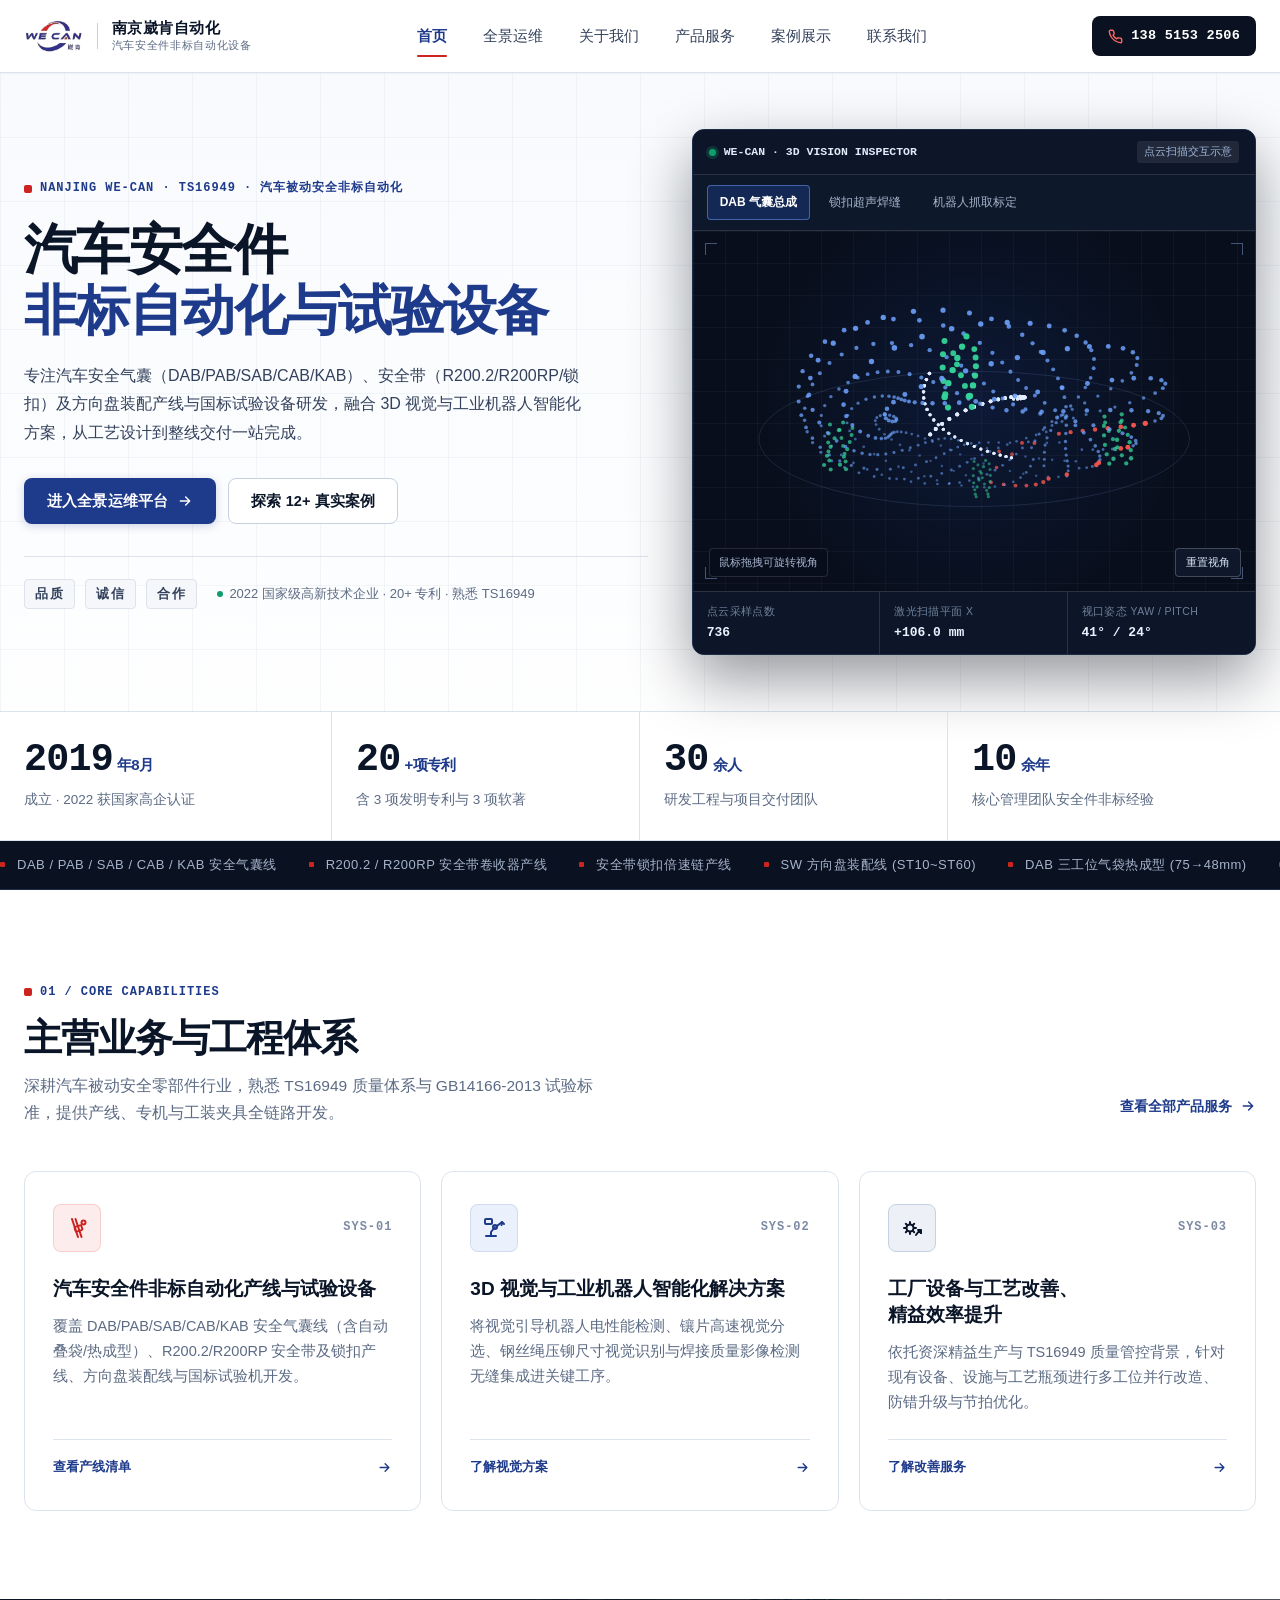
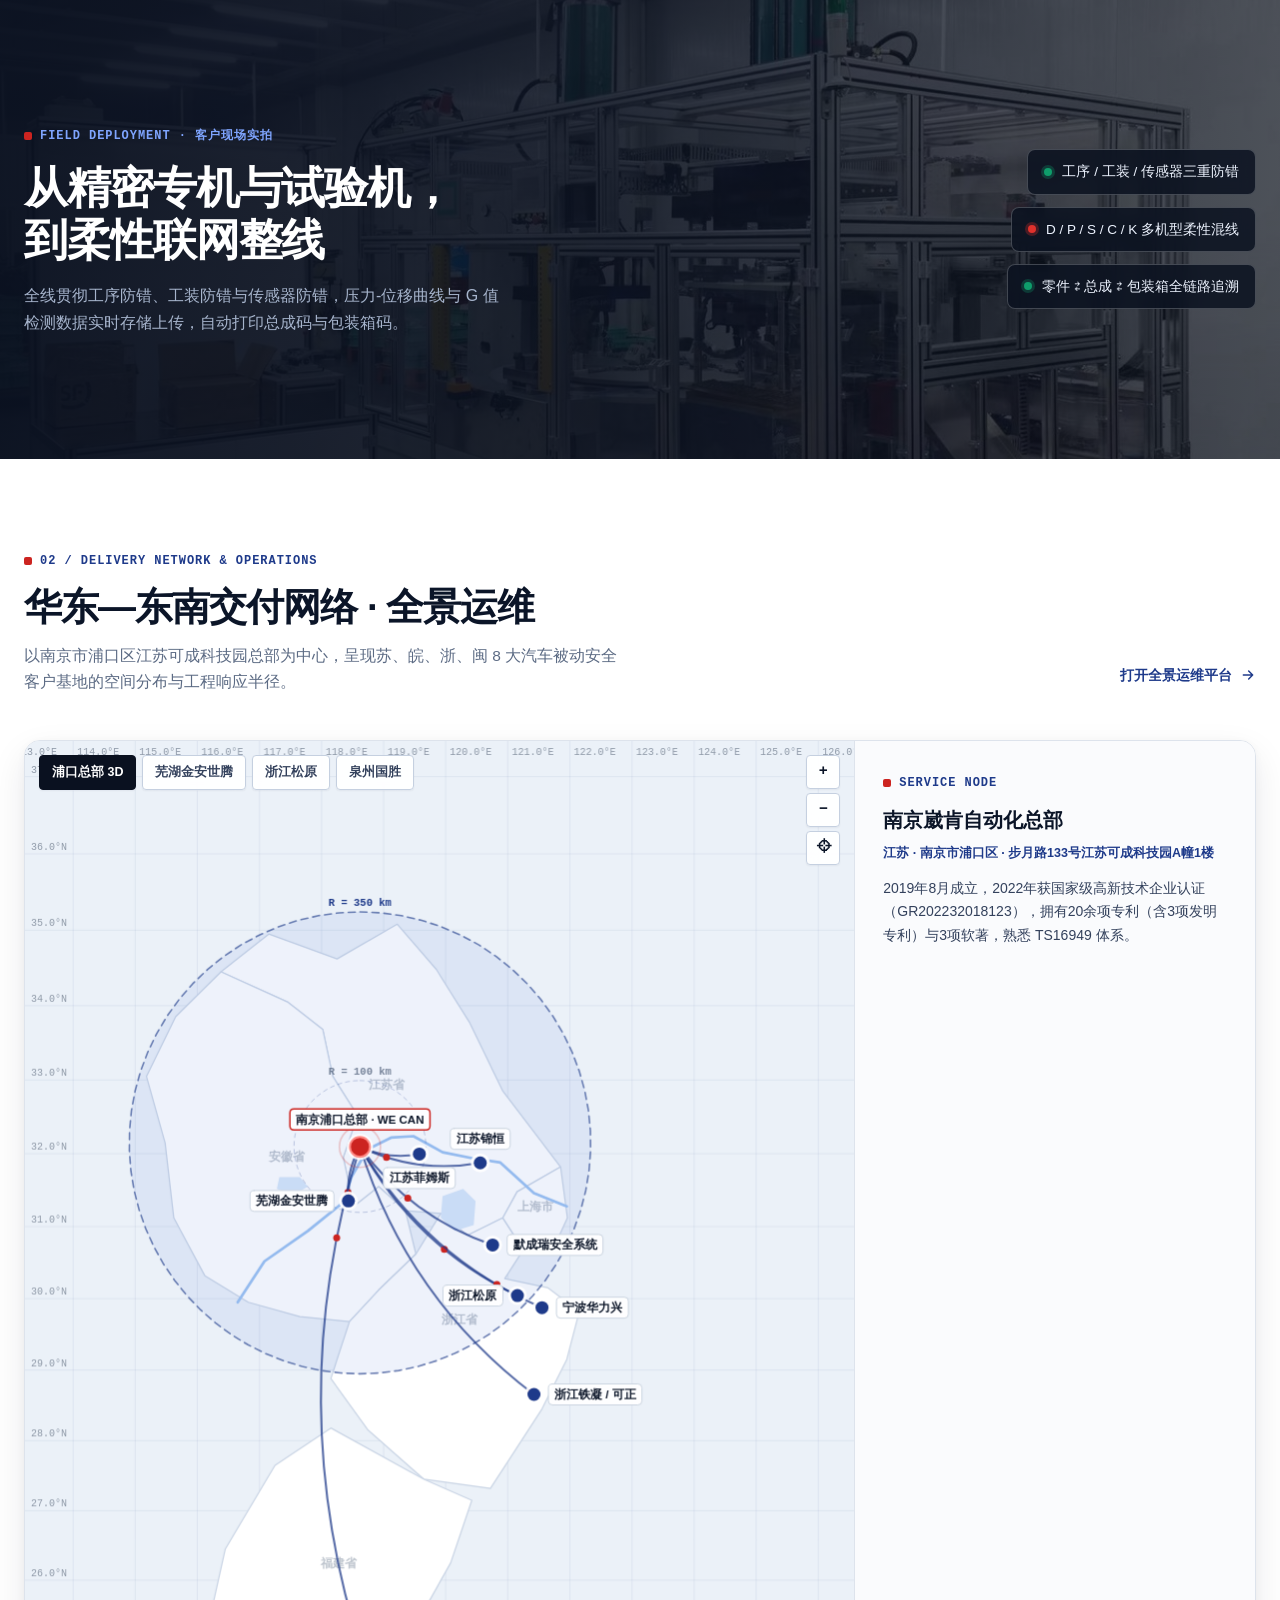
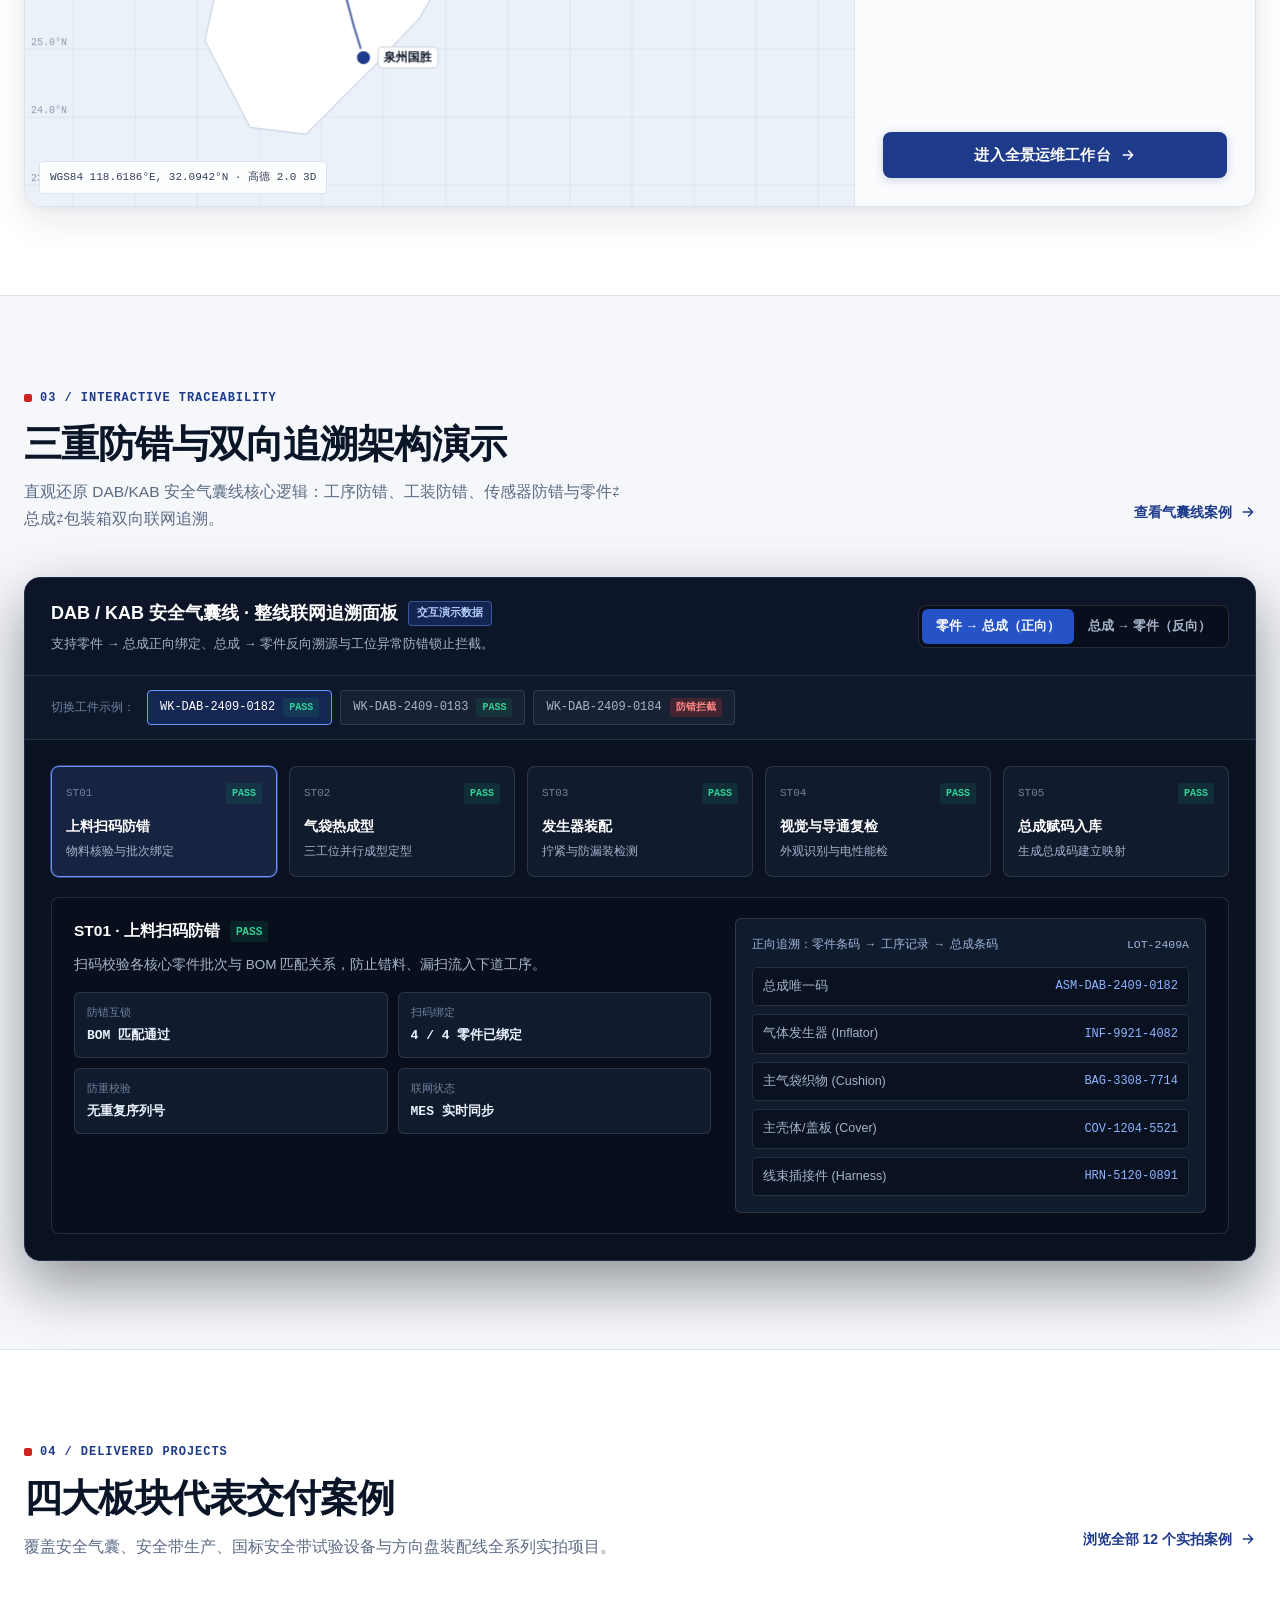
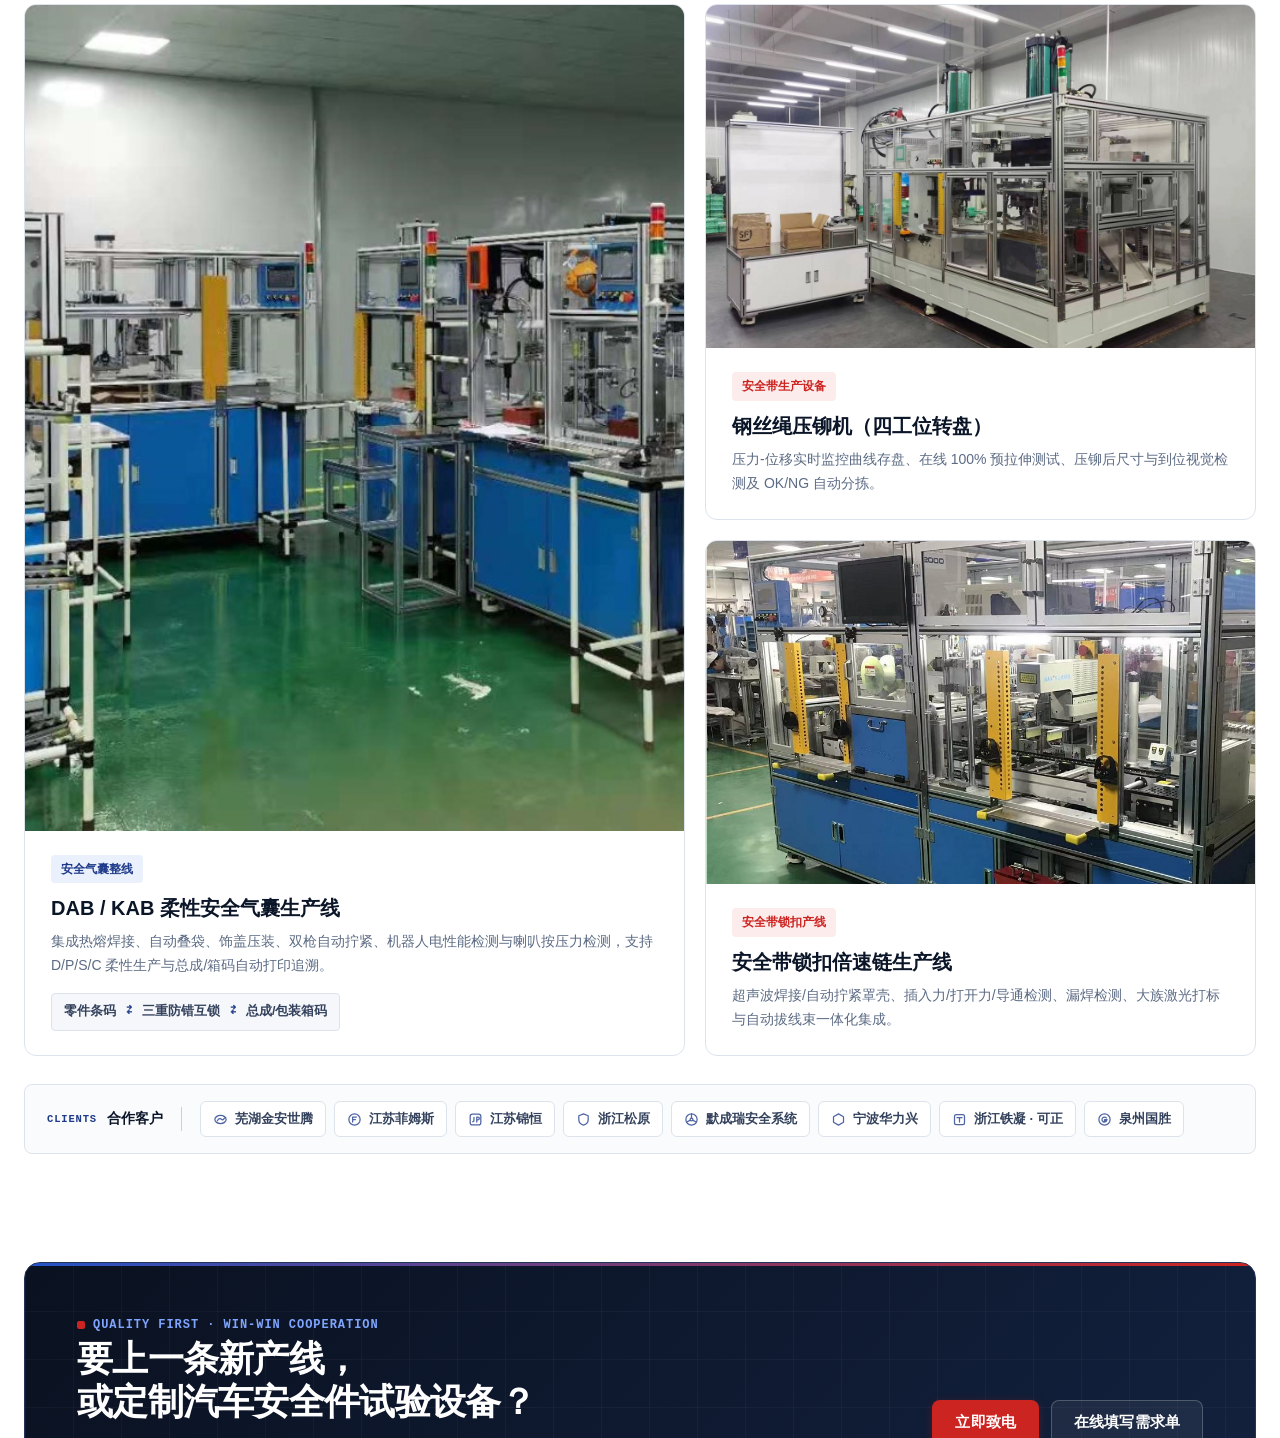
<file: index.html>
<!DOCTYPE html>
<html lang="zh-CN">
<head>
  <meta charset="utf-8">
  <meta name="viewport" content="width=device-width, initial-scale=1">
  <title>南京崴肯自动化设备科技有限公司 | 汽车安全件非标自动化与试验设备</title>
  <meta name="description" content="南京崴肯自动化设备科技有限公司（国家高新技术企业，GR202232018123）：安全气囊（DAB/PAB/SAB/CAB/KAB）、安全带（R200.2/R200RP/锁扣）、方向盘产线及试验设备、3D视觉与机器人智能化方案。">
  <link rel="icon" href="./img/logo.jpg">
  <link rel="stylesheet" href="./css/site.css?v=6.1">
  <script>
    window._AMapSecurityConfig = { securityJsCode: '35853aa25bf0930619ee64a5d9ffb839' };
  </script>
  <script src="https://webapi.amap.com/maps?v=2.0&key=ff6947f6415014ed887023e7873afc8f"></script>
</head>
<body>
  <header class="site-head" id="head">
    <div class="wrap">
      <a class="brand" href="./index.html" aria-label="南京崴肯自动化设备科技有限公司 首页">
        <span class="brand-mark"><img src="./img/logo-clean.png" alt="WE CAN 崴肯"></span>
        <span class="brand-sep" aria-hidden="true"></span>
        <span class="brand-text">
          <strong>南京崴肯自动化</strong>
          <small>汽车安全件非标自动化设备</small>
        </span>
      </a>
      <nav class="nav" id="nav" aria-label="主导航">
        <a href="./index.html" aria-current="page">首页</a>
        <a href="./gis.html">全景运维</a>
        <a href="./about.html">关于我们</a>
        <a href="./services.html">产品服务</a>
        <a href="./cases.html">案例展示</a>
        <a href="./contact.html">联系我们</a>
      </nav>
      <div class="head-actions">
        <a class="call-btn" href="tel:13851532506" aria-label="致电 138 5153 2506">
          <svg viewBox="0 0 24 24" fill="none" stroke="currentColor" stroke-width="2.2" stroke-linecap="round" stroke-linejoin="round" aria-hidden="true"><path d="M22 16.9v3a2 2 0 0 1-2.2 2 19.8 19.8 0 0 1-8.6-3.1 19.5 19.5 0 0 1-6-6A19.8 19.8 0 0 1 2.1 4.2 2 2 0 0 1 4.1 2h3a2 2 0 0 1 2 1.7c.1.9.4 1.8.7 2.7a2 2 0 0 1-.5 2.1L8 9.8a16 16 0 0 0 6 6l1.3-1.3a2 2 0 0 1 2.1-.4c.9.3 1.8.6 2.7.7a2 2 0 0 1 1.7 2z"/></svg>
          <span class="mono">138 5153 2506</span>
        </a>
        <button class="menu-btn" type="button" aria-controls="nav" aria-expanded="false" aria-label="打开菜单">
          <svg viewBox="0 0 24 24" fill="none" stroke="currentColor" stroke-width="2" stroke-linecap="round" aria-hidden="true"><path d="M4 7h16M4 12h16M4 17h16"/></svg>
        </button>
      </div>
    </div>
  </header>

  <main>
    <!-- HERO: Architectural Split Stage + Interactive 3D CAD Point-Cloud Viewport -->
    <section class="hero">
      <div class="wrap">
        <div class="hero-grid">
          <div class="hero-copy">
            <span class="eyebrow rv">NANJING WE-CAN · TS16949 · 汽车被动安全非标自动化</span>
            <h1 class="rv d1">汽车安全件<br><span class="accent">非标自动化与试验设备</span></h1>
            <p class="hero-lead rv d2">专注汽车安全气囊（DAB/PAB/SAB/CAB/KAB）、安全带（R200.2/R200RP/锁扣）及方向盘装配产线与国标试验设备研发，融合 3D 视觉与工业机器人智能化方案，从工艺设计到整线交付一站完成。</p>
            <div class="hero-actions rv d2">
              <a class="btn btn-primary" href="./gis.html">
                进入全景运维平台
                <svg viewBox="0 0 24 24" fill="none" stroke="currentColor" stroke-width="2.2" stroke-linecap="round" stroke-linejoin="round" aria-hidden="true"><path d="M5 12h14M13 6l6 6-6 6"/></svg>
              </a>
              <a class="btn btn-outline" href="./cases.html">探索 12+ 真实案例</a>
            </div>
            <div class="hero-meta rv d3">
              <div class="creed" aria-label="企业理念">
                <span>品质</span>
                <span>诚信</span>
                <span>合作</span>
              </div>
              <span class="hero-cert"><i aria-hidden="true"></i>2022 国家级高新技术企业 · 20+ 专利 · 熟悉 TS16949</span>
            </div>
          </div>

          <div class="cad-stage rv d1" data-default-mode="airbag" aria-label="3D视觉点云交互演示视窗">
            <div class="cad-bar">
              <span class="cad-title"><i class="cad-dot" aria-hidden="true"></i>WE-CAN · 3D VISION INSPECTOR</span>
              <span class="cad-tag">点云扫描交互示意</span>
            </div>
            <div class="cad-modes" role="tablist" aria-label="切换三维检测示意模型">
              <button type="button" class="cad-mode-btn active" data-mode="airbag">DAB 气囊总成</button>
              <button type="button" class="cad-mode-btn" data-mode="buckle">锁扣超声焊缝</button>
              <button type="button" class="cad-mode-btn" data-mode="robot">机器人抓取标定</button>
            </div>
            <div class="cad-viewport">
              <canvas id="cloud" aria-hidden="true"></canvas>
              <span class="cad-corner tl" aria-hidden="true"></span>
              <span class="cad-corner tr" aria-hidden="true"></span>
              <span class="cad-corner bl" aria-hidden="true"></span>
              <span class="cad-corner br" aria-hidden="true"></span>
              <span class="cad-hint">鼠标拖拽可旋转视角</span>
              <button type="button" class="cad-reset">重置视角</button>
            </div>
            <div class="cad-telemetry">
              <div><span>点云采样点数</span><strong data-cad-pts>0</strong></div>
              <div><span>激光扫描平面 X</span><strong data-cad-scan>+0.0 mm</strong></div>
              <div><span>视口姿态 YAW / PITCH</span><strong data-cad-angle>0° / 0°</strong></div>
            </div>
          </div>
        </div>
      </div>

      <!-- KPI Engineering Strip -->
      <div class="kpi-strip">
        <div class="wrap">
          <div class="kpi-grid">
            <div class="kpi-item rv">
              <div class="kpi-val"><span data-count="2019">2019</span><small>年8月</small></div>
              <div class="kpi-label">成立 · 2022 获国家高企认证</div>
            </div>
            <div class="kpi-item rv d1">
              <div class="kpi-val"><span data-count="20">20</span><small>+项专利</small></div>
              <div class="kpi-label">含 3 项发明专利与 3 项软著</div>
            </div>
            <div class="kpi-item rv d2">
              <div class="kpi-val"><span data-count="30">30</span><small>余人</small></div>
              <div class="kpi-label">研发工程与项目交付团队</div>
            </div>
            <div class="kpi-item rv d3">
              <div class="kpi-val"><span data-count="10">10</span><small>余年</small></div>
              <div class="kpi-label">核心管理团队安全件非标经验</div>
            </div>
          </div>
        </div>
      </div>
    </section>

    <!-- Restrained Capability Ticker -->
    <div class="cap-ticker" aria-label="核心产线与试验设备能力">
      <div class="cap-ticker-track">
        <span>DAB / PAB / SAB / CAB / KAB 安全气囊线</span>
        <span>R200.2 / R200RP 安全带卷收器产线</span>
        <span>安全带锁扣倍速链产线</span>
        <span>SW 方向盘装配线 (ST10~ST60)</span>
        <span>DAB 三工位气袋热成型 (75→48mm)</span>
        <span>四工位转盘钢丝绳压铆机</span>
        <span>车带感角度检测一体机 (13-15s)</span>
        <span>G 值 / 疲劳 / 倾斜锁止试验机 (GB14166)</span>
        <span>3D 视觉引导机器人集成</span>
        <span>整线联网 · 零件⇄总成双向追溯</span>
        <span aria-hidden="true">DAB / PAB / SAB / CAB / KAB 安全气囊线</span>
        <span aria-hidden="true">R200.2 / R200RP 安全带卷收器产线</span>
        <span aria-hidden="true">安全带锁扣倍速链产线</span>
        <span aria-hidden="true">SW 方向盘装配线 (ST10~ST60)</span>
        <span aria-hidden="true">DAB 三工位气袋热成型 (75→48mm)</span>
        <span aria-hidden="true">四工位转盘钢丝绳压铆机</span>
        <span aria-hidden="true">车带感角度检测一体机 (13-15s)</span>
        <span aria-hidden="true">G 值 / 疲劳 / 倾斜锁止试验机 (GB14166)</span>
        <span aria-hidden="true">3D 视觉引导机器人集成</span>
        <span aria-hidden="true">整线联网 · 零件⇄总成双向追溯</span>
      </div>
    </div>

    <!-- 01. Core Services -->
    <section class="sec">
      <div class="wrap">
        <div class="sec-head">
          <div>
            <span class="eyebrow rv">01 / CORE CAPABILITIES</span>
            <h2 class="sec-title rv d1">主营业务与工程体系</h2>
            <p class="sec-lead rv d1">深耕汽车被动安全零部件行业，熟悉 TS16949 质量体系与 GB14166-2013 试验标准，提供产线、专机与工装夹具全链路开发。</p>
          </div>
          <a class="more-link rv" href="./services.html">
            查看全部产品服务
            <svg viewBox="0 0 24 24" fill="none" stroke="currentColor" stroke-width="2.2" stroke-linecap="round" stroke-linejoin="round" aria-hidden="true"><path d="M5 12h14M13 6l6 6-6 6"/></svg>
          </a>
        </div>

        <div class="svc-grid">
          <a class="svc-card rv" href="./services.html#automotive">
            <div class="svc-top">
              <span class="svc-icon red"><svg viewBox="0 0 24 24" fill="none" stroke="currentColor" stroke-width="2" stroke-linecap="round" stroke-linejoin="round" aria-hidden="true"><path d="M7 3l6 18"/><path d="M10.5 3l6 18"/><rect x="10" y="10" width="7" height="5" rx="1" transform="rotate(-18 13.5 12.5)"/><circle cx="18.5" cy="6.5" r="2"/></svg></span>
              <span class="svc-idx">SYS-01</span>
            </div>
            <h3>汽车安全件非标自动化产线与试验设备</h3>
            <p>覆盖 DAB/PAB/SAB/CAB/KAB 安全气囊线（含自动叠袋/热成型）、R200.2/R200RP 安全带及锁扣产线、方向盘装配线与国标试验机开发。</p>
            <span class="svc-foot"><span>查看产线清单</span><svg viewBox="0 0 24 24" fill="none" stroke="currentColor" stroke-width="2.2" stroke-linecap="round" stroke-linejoin="round" aria-hidden="true"><path d="M5 12h14M13 6l6 6-6 6"/></svg></span>
          </a>

          <a class="svc-card rv d1" href="./services.html#vision">
            <div class="svc-top">
              <span class="svc-icon"><svg viewBox="0 0 24 24" fill="none" stroke="currentColor" stroke-width="2" stroke-linecap="round" stroke-linejoin="round" aria-hidden="true"><path d="M4 20h10"/><path d="M9 20v-4l4-5"/><circle cx="13" cy="11" r="2"/><path d="M15 10l5-4"/><path d="M20 6l2 2M20 6l-.5 3"/><rect x="3" y="3" width="7" height="5" rx="1"/></svg></span>
              <span class="svc-idx">SYS-02</span>
            </div>
            <h3>3D 视觉与工业机器人智能化解决方案</h3>
            <p>将视觉引导机器人电性能检测、镶片高速视觉分选、钢丝绳压铆尺寸视觉识别与焊接质量影像检测无缝集成进关键工序。</p>
            <span class="svc-foot"><span>了解视觉方案</span><svg viewBox="0 0 24 24" fill="none" stroke="currentColor" stroke-width="2.2" stroke-linecap="round" stroke-linejoin="round" aria-hidden="true"><path d="M5 12h14M13 6l6 6-6 6"/></svg></span>
          </a>

          <a class="svc-card rv d2" href="./services.html#efficiency">
            <div class="svc-top">
              <span class="svc-icon slate"><svg viewBox="0 0 24 24" fill="none" stroke="currentColor" stroke-width="2" stroke-linecap="round" stroke-linejoin="round" aria-hidden="true"><circle cx="10" cy="12" r="3.5"/><path d="M10 6v2M10 16v2M4 12h2M14 12h2M5.8 7.8l1.4 1.4M12.8 14.8l1.4 1.4M5.8 16.2l1.4-1.4M12.8 9.2l1.4-1.4"/><path d="M16 19l3-4 2 2"/><path d="M21 17v-3h-3"/></svg></span>
              <span class="svc-idx">SYS-03</span>
            </div>
            <h3>工厂设备与工艺改善、<br>精益效率提升</h3>
            <p>依托资深精益生产与 TS16949 质量管控背景，针对现有设备、设施与工艺瓶颈进行多工位并行改造、防错升级与节拍优化。</p>
            <span class="svc-foot"><span>了解改善服务</span><svg viewBox="0 0 24 24" fill="none" stroke="currentColor" stroke-width="2.2" stroke-linecap="round" stroke-linejoin="round" aria-hidden="true"><path d="M5 12h14M13 6l6 6-6 6"/></svg></span>
          </a>
        </div>
      </div>
    </section>

    <!-- Full-Bleed Real Workshop Equipment Showcase -->
    <section class="equip-band" aria-label="整线设备实拍展示">
      <div class="equip-band-bg" aria-hidden="true">
        <img src="./img/case-cable-stamping.jpg" alt="南京崴肯四工位转盘钢丝绳压铆机实拍">
      </div>
      <div class="wrap">
        <div class="equip-band-inner">
          <div>
            <span class="eyebrow on-dark rv">FIELD DEPLOYMENT · 客户现场实拍</span>
            <h2 class="rv d1">从精密专机与试验机，<br>到柔性联网整线</h2>
            <p class="rv d2">全线贯彻工序防错、工装防错与传感器防错，压力-位移曲线与 G 值检测数据实时存储上传，自动打印总成码与包装箱码。</p>
          </div>
          <div class="equip-callouts rv d2">
            <span class="callout-chip ok"><i aria-hidden="true"></i>工序 / 工装 / 传感器三重防错</span>
            <span class="callout-chip"><i aria-hidden="true"></i>D / P / S / C / K 多机型柔性混线</span>
            <span class="callout-chip ok"><i aria-hidden="true"></i>零件 ⇄ 总成 ⇄ 包装箱全链路追溯</span>
          </div>
        </div>
      </div>
    </section>

    <!-- 02. Regional WebGIS Service Network & Spatial Analysis Preview -->
    <section class="sec">
      <div class="wrap">
        <div class="sec-head">
          <div>
            <span class="eyebrow rv">02 / DELIVERY NETWORK &amp; OPERATIONS</span>
            <h2 class="sec-title rv d1">华东—东南交付网络 · 全景运维</h2>
            <p class="sec-lead rv d1">以南京市浦口区江苏可成科技园总部为中心，呈现苏、皖、浙、闽 8 大汽车被动安全客户基地的空间分布与工程响应半径。</p>
          </div>
          <a class="more-link rv" href="./gis.html">
            打开全景运维平台
            <svg viewBox="0 0 24 24" fill="none" stroke="currentColor" stroke-width="2.2" stroke-linecap="round" stroke-linejoin="round" aria-hidden="true"><path d="M5 12h14M13 6l6 6-6 6"/></svg>
          </a>
        </div>

        <div class="home-gis-shell rv">
          <div class="home-gis-map-wrap">
            <div id="home-amap" class="amap-viewport" aria-label="南京崴肯客户交付网络高德 2.0 交互地图"></div>
            <canvas id="home-gis-canvas" aria-hidden="true"></canvas>
            <div class="gis-map-hud-tl">
              <button type="button" class="gis-pill-btn active" data-home-fly="hq-nanjing">浦口总部 3D</button>
              <button type="button" class="gis-pill-btn" data-home-fly="client-wuhu">芜湖金安世腾</button>
              <button type="button" class="gis-pill-btn" data-home-fly="client-songyuan">浙江松原</button>
              <button type="button" class="gis-pill-btn" data-home-fly="client-quanzhou">泉州国胜</button>
            </div>
            <div class="gis-zoom-stack">
              <button type="button" class="gis-icon-btn" id="home-gis-zin" aria-label="放大">+</button>
              <button type="button" class="gis-icon-btn" id="home-gis-zout" aria-label="缩小">−</button>
              <button type="button" class="gis-icon-btn" id="home-gis-reset" aria-label="复位">⌖</button>
            </div>
            <div class="gis-map-hud-bl">
              <span id="home-gis-coord">WGS84 118.6186°E, 32.0942°N · 高德 2.0 3D</span>
            </div>
          </div>

          <div class="home-gis-side">
            <div>
              <span class="eyebrow">SERVICE NODE</span>
              <h3 id="home-gis-name">南京崴肯自动化总部</h3>
              <p class="home-gis-meta" id="home-gis-meta">江苏 · 南京市浦口区 · 步月路133号江苏可成科技园A幢1楼</p>
              <p class="home-gis-desc" id="home-gis-desc">2019年8月成立，2022年获国家级高新技术企业认证（GR202232018123），拥有20余项专利（含3项发明专利）与3项软著，熟悉 TS16949 体系。</p>
            </div>
            <div>
              <a class="btn btn-primary" href="./gis.html" style="width:100%">
                进入全景运维工作台
                <svg viewBox="0 0 24 24" fill="none" stroke="currentColor" stroke-width="2.2" stroke-linecap="round" stroke-linejoin="round" aria-hidden="true"><path d="M5 12h14M13 6l6 6-6 6"/></svg>
              </a>
            </div>
          </div>
        </div>
      </div>
    </section>

    <!-- 03. Interactive MES Bidirectional Traceability Demo -->
    <section class="sec sec-subtle">
      <div class="wrap">
        <div class="sec-head">
          <div>
            <span class="eyebrow rv">03 / INTERACTIVE TRACEABILITY</span>
            <h2 class="sec-title rv d1">三重防错与双向追溯架构演示</h2>
            <p class="sec-lead rv d1">直观还原 DAB/KAB 安全气囊线核心逻辑：工序防错、工装防错、传感器防错与零件⇄总成⇄包装箱双向联网追溯。</p>
          </div>
          <a class="more-link rv" href="./cases.html#c1">
            查看气囊线案例
            <svg viewBox="0 0 24 24" fill="none" stroke="currentColor" stroke-width="2.2" stroke-linecap="round" stroke-linejoin="round" aria-hidden="true"><path d="M5 12h14M13 6l6 6-6 6"/></svg>
          </a>
        </div>

        <div class="mes-console rv" data-mes-console>
          <div class="mes-top">
            <div class="mes-title-group">
              <h3>DAB / KAB 安全气囊线 · 整线联网追溯面板 <span class="mes-badge">交互演示数据</span></h3>
              <p>支持零件 → 总成正向绑定、总成 → 零件反向溯源与工位异常防错锁止拦截。</p>
            </div>
            <div class="mes-controls">
              <div class="seg-group" role="group" aria-label="切换追溯方向">
                <button type="button" class="seg-btn active" data-mes-dir="forward">零件 → 总成（正向）</button>
                <button type="button" class="seg-btn" data-mes-dir="reverse">总成 → 零件（反向）</button>
              </div>
            </div>
          </div>

          <div class="mes-samples" role="group" aria-label="选择示例工件序列号">
            <span class="mes-samples-label">切换工件示例：</span>
            <button type="button" class="sn-pill active" data-mes-sn="WK-DAB-2409-0182">
              <span>WK-DAB-2409-0182</span>
              <span class="sn-status ok">PASS</span>
            </button>
            <button type="button" class="sn-pill" data-mes-sn="WK-DAB-2409-0183">
              <span>WK-DAB-2409-0183</span>
              <span class="sn-status ok">PASS</span>
            </button>
            <button type="button" class="sn-pill" data-mes-sn="WK-DAB-2409-0184">
              <span>WK-DAB-2409-0184</span>
              <span class="sn-status ng">防错拦截</span>
            </button>
          </div>

          <div class="mes-body">
            <div class="station-flow" data-mes-flow></div>
            <div class="mes-detail" data-mes-detail></div>
          </div>
        </div>
      </div>
    </section>

    <!-- 04. Featured Delivery Cases + Real Client Logo Wall -->
    <section class="sec">
      <div class="wrap">
        <div class="sec-head">
          <div>
            <span class="eyebrow rv">04 / DELIVERED PROJECTS</span>
            <h2 class="sec-title rv d1">四大板块代表交付案例</h2>
            <p class="sec-lead rv d1">覆盖安全气囊、安全带生产、国标安全带试验设备与方向盘装配线全系列实拍项目。</p>
          </div>
          <a class="more-link rv" href="./cases.html">
            浏览全部 12 个实拍案例
            <svg viewBox="0 0 24 24" fill="none" stroke="currentColor" stroke-width="2.2" stroke-linecap="round" stroke-linejoin="round" aria-hidden="true"><path d="M5 12h14M13 6l6 6-6 6"/></svg>
          </a>
        </div>

        <div class="cases-home-grid">
          <a class="case-tile featured rv" href="./cases.html#c1">
            <div class="case-tile-media">
              <img src="./img/case-airbag-line.jpg" alt="DAB/KAB 安全气囊生产线">
            </div>
            <div class="case-tile-body">
              <span class="chip">安全气囊整线</span>
              <h3>DAB / KAB 柔性安全气囊生产线</h3>
              <p>集成热熔焊接、自动叠袋、饰盖压装、双枪自动拧紧、机器人电性能检测与喇叭按压力检测，支持 D/P/S/C 柔性生产与总成/箱码自动打印追溯。</p>
              <div class="trace-pill">
                <span>零件条码</span>
                <span class="arrows">⇄</span>
                <span>三重防错互锁</span>
                <span class="arrows">⇄</span>
                <span>总成/包装箱码</span>
              </div>
            </div>
          </a>

          <a class="case-tile rv d1" href="./cases.html#c4">
            <div class="case-tile-media">
              <img src="./img/case-cable-stamping.jpg" alt="四工位转盘钢丝绳压铆机">
            </div>
            <div class="case-tile-body">
              <span class="chip belt">安全带生产设备</span>
              <h3>钢丝绳压铆机（四工位转盘）</h3>
              <p>压力-位移实时监控曲线存盘、在线 100% 预拉伸测试、压铆后尺寸与到位视觉检测及 OK/NG 自动分拣。</p>
            </div>
          </a>

          <a class="case-tile rv d2" href="./cases.html#c5">
            <div class="case-tile-media">
              <img src="./img/case-buckle-line.jpg" alt="安全带锁扣倍速链生产线" style="object-position:center 35%">
            </div>
            <div class="case-tile-body">
              <span class="chip belt">安全带锁扣产线</span>
              <h3>安全带锁扣倍速链生产线</h3>
              <p>超声波焊接/自动拧紧罩壳、插入力/打开力/导通检测、漏焊检测、大族激光打标与自动拔线束一体化集成。</p>
            </div>
          </a>
        </div>

        <!-- Snug Single-Bar Enterprise Client Strip (Zero Empty Whitespace) -->
        <div class="logo-wall-sec rv" id="partner-wall">
          <div class="logo-wall-label">
            <small>CLIENTS</small>
            <strong>合作客户</strong>
          </div>
          <div class="logo-wall-flow">
            <span class="lw-pill" title="安徽·芜湖 · 安全气囊 / 安全带设备"><svg width="15" height="15" viewBox="0 0 24 24" fill="none" stroke="currentColor" stroke-width="2" aria-hidden="true"><ellipse cx="12" cy="12" rx="9" ry="6.5"/><path d="M7 14c2-3.5 4.5-4.5 6.5-2.5s3.5.5 5-2" stroke-linecap="round"/></svg>芜湖金安世腾</span>
            <span class="lw-pill" title="江苏 · 安全气囊装配线 / 模具"><svg width="15" height="15" viewBox="0 0 24 24" fill="none" stroke="currentColor" stroke-width="2" aria-hidden="true"><circle cx="12" cy="12" r="9"/><path d="M9 16V8h6M9 12h4.5" stroke-linecap="round" stroke-linejoin="round"/></svg>江苏菲姆斯</span>
            <span class="lw-pill" title="江苏·张家港 · 安全气囊设备 / 工装"><svg width="15" height="15" viewBox="0 0 24 24" fill="none" stroke="currentColor" stroke-width="2" aria-hidden="true"><rect x="3.5" y="3.5" width="17" height="17" rx="3.5"/><path d="M9.5 8.5v5a2 2 0 0 1-2 2M14 8v8m0-8h2a2.2 2.2 0 0 1 0 4.4h-2" stroke-linecap="round" stroke-linejoin="round"/></svg>江苏锦恒</span>
            <span class="lw-pill" title="浙江·余姚 · 安全带 / 安全气囊设备"><svg width="15" height="15" viewBox="0 0 24 24" fill="none" stroke="currentColor" stroke-width="2" aria-hidden="true"><path d="M12 3l7.5 3v6c0 4.5-3.2 7.8-7.5 9-4.3-1.2-7.5-4.5-7.5-9V6L12 3z" stroke-linejoin="round"/></svg>浙江松原</span>
            <span class="lw-pill" title="长三角 · 气囊 / 安全带 / 方向盘线"><svg width="15" height="15" viewBox="0 0 24 24" fill="none" stroke="currentColor" stroke-width="2" aria-hidden="true"><circle cx="12" cy="12" r="9"/><circle cx="12" cy="12" r="2.2"/><path d="M12 3v6.5M4.5 16l5-2.6M19.5 16l-5-2.6" stroke-linecap="round"/></svg>默成瑞安全系统</span>
            <span class="lw-pill" title="浙江·宁波 · 安全带钢丝绳压铆设备"><svg width="15" height="15" viewBox="0 0 24 24" fill="none" stroke="currentColor" stroke-width="2" aria-hidden="true"><polygon points="12,3 20,7.5 20,16.5 12,21 4,16.5 4,7.5" stroke-linejoin="round"/></svg>宁波华力兴</span>
            <span class="lw-pill" title="浙江·台州 · 安全气囊 / 方向盘产线"><svg width="15" height="15" viewBox="0 0 24 24" fill="none" stroke="currentColor" stroke-width="2" aria-hidden="true"><rect x="4" y="4" width="16" height="16" rx="3"/><path d="M8 9h8M12 9v7" stroke-linecap="round"/></svg>浙江铁凝 · 可正</span>
            <span class="lw-pill" title="福建·泉州 · 安全带生产与检测设备"><svg width="15" height="15" viewBox="0 0 24 24" fill="none" stroke="currentColor" stroke-width="2" aria-hidden="true"><circle cx="12" cy="12" r="9"/><path d="M15 9.5a4 4 0 1 0 .5 4.5H12v-2h4.2" stroke-linecap="round" stroke-linejoin="round"/></svg>泉州国胜</span>
          </div>
        </div>
      </div>
    </section>

    <!-- CTA -->
    <div class="cta-wrap">
      <div class="wrap">
        <div class="cta-card rv">
          <div>
            <span class="eyebrow on-dark">QUALITY FIRST · WIN-WIN COOPERATION</span>
            <h2>要上一条新产线，<br>或定制汽车安全件试验设备？</h2>
            <p>质量第一、用心为客户着想，直接联系杨云峰总经理（微信同号）交流工艺与节拍方案。</p>
            <a class="cta-phone" href="tel:13851532506">138 5153 2506</a>
          </div>
          <div class="cta-actions">
            <a class="btn btn-red" href="tel:13851532506">立即致电</a>
            <a class="btn btn-ghost-dark" href="./contact.html">在线填写需求单</a>
          </div>
        </div>
      </div>
    </div>
  </main>

  <footer class="site-foot">
    <div class="wrap foot-top">
      <div>
        <span class="foot-brand-badge"><img src="./img/logo.jpg" alt="WE CAN 崴肯"></span>
        <p class="foot-desc">南京崴肯自动化设备科技有限公司（Nanjing We-Can Automation Tech. Co., Ltd.），国家高新技术企业，专注汽车安全带、安全气囊、方向盘非标自动化及试验设备研发制造。</p>
      </div>
      <div>
        <h4>站点导航</h4>
        <ul class="foot-links">
          <li><a href="./index.html">首页</a></li>
          <li><a href="./gis.html">全景运维</a></li>
          <li><a href="./about.html">关于我们</a></li>
          <li><a href="./services.html">产品服务</a></li>
          <li><a href="./cases.html">案例展示</a></li>
          <li><a href="./contact.html">联系我们</a></li>
        </ul>
      </div>
      <div>
        <h4>联系方式</h4>
        <ul class="foot-links">
          <li>联系人：杨云峰（总经理）</li>
          <li><a href="tel:13851532506">电话：<span class="mono">138 5153 2506</span>（微信同号）</a></li>
          <li><a href="mailto:yang.yunfeng@njwe-can.com">邮箱：<span class="mono">yang.yunfeng@njwe-can.com</span></a></li>
          <li>地址：南京市浦口区步月路133号江苏可成科技园A幢1楼</li>
        </ul>
      </div>
      <div class="foot-qr">
        <div class="foot-qr-box"><img src="./img/contact-qr.svg" alt="扫码拨打咨询电话 138 5153 2506"></div>
        <span>手机扫码<br>一键直拨杨总专线</span>
      </div>
    </div>
    <div class="wrap foot-bot">
      <span>Copyright © 2024 南京崴肯自动化设备科技有限公司 · 国家高新技术企业（GR202232018123）</span>
      <span>品质、诚信、合作 · Quality · Sincerity · Co-operation</span>
    </div>
  </footer>
  <script src="./js/gis-data.js?v=6.1"></script>
  <script src="./js/webgis-engine.js?v=6.1"></script>
  <script src="./js/amap-gis.js?v=6.1"></script>
  <script src="./js/site.js?v=6.1"></script>
</body>
</html>
</file>
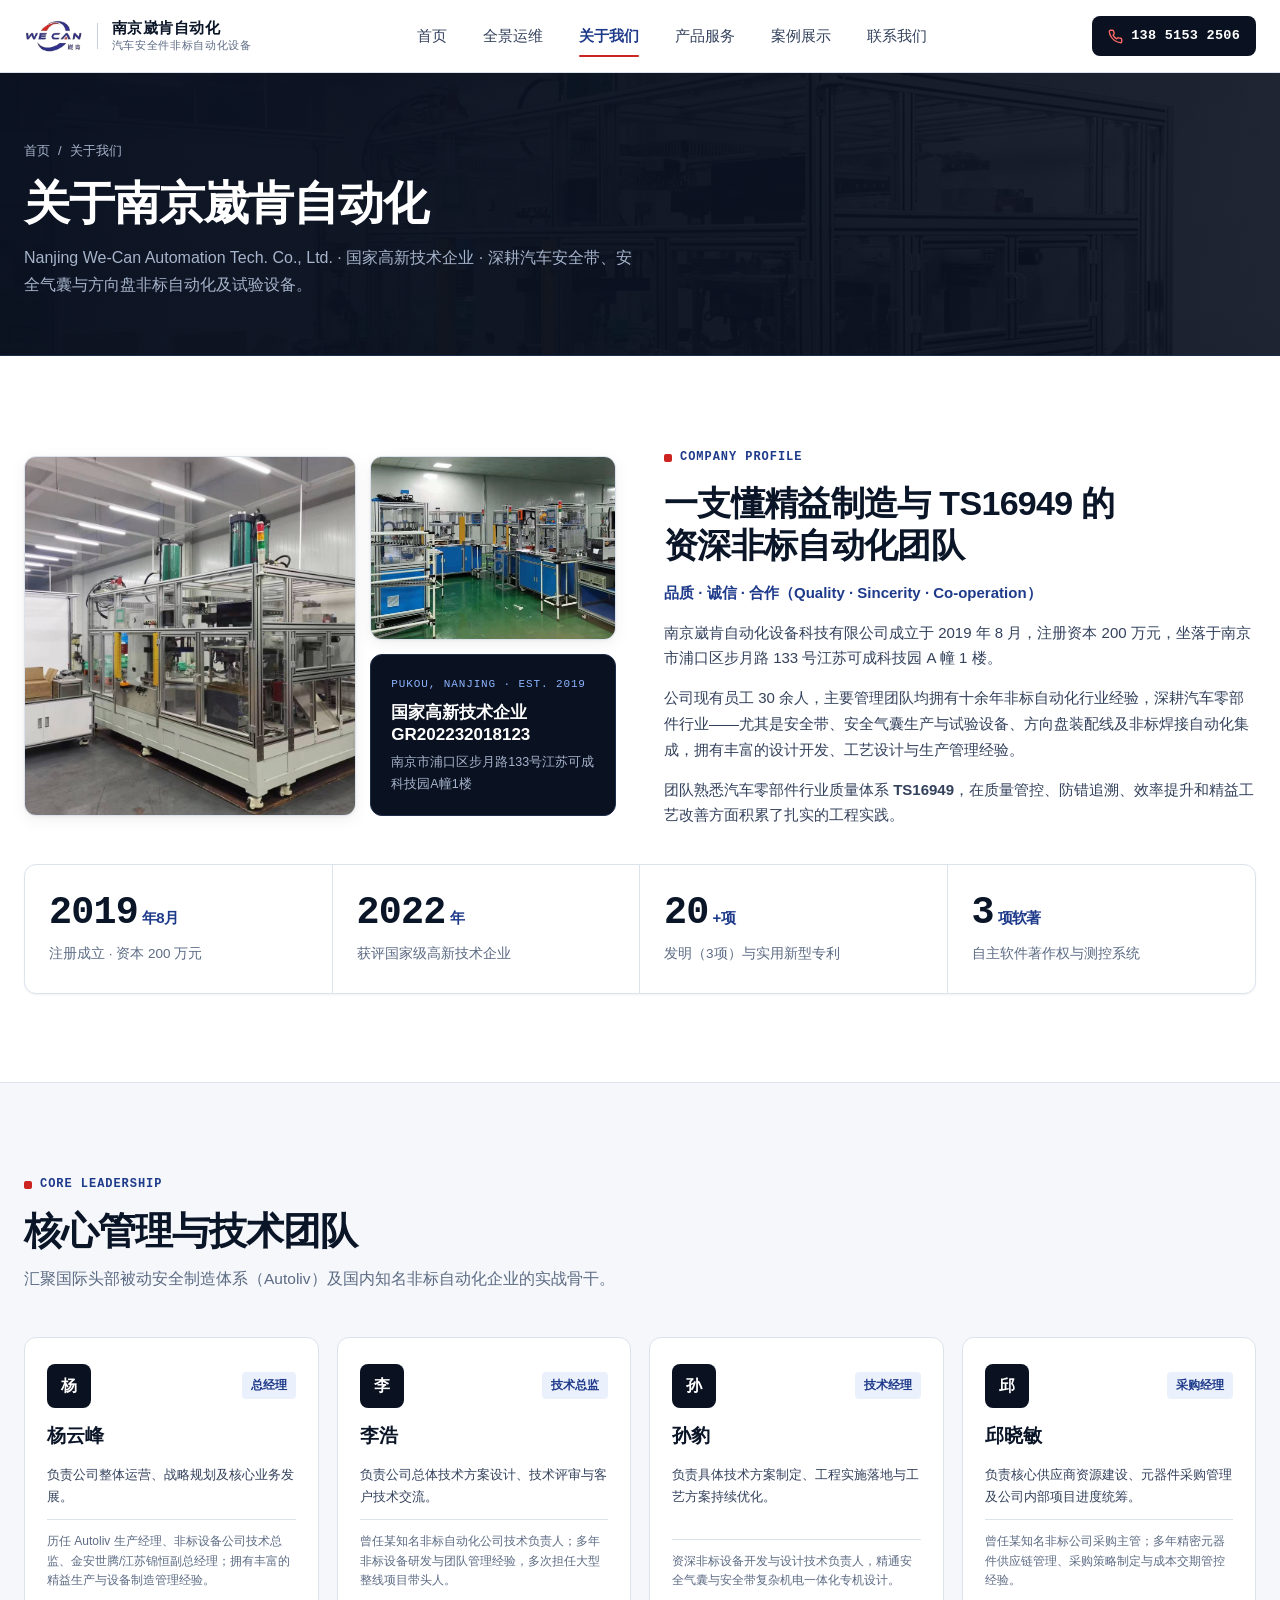
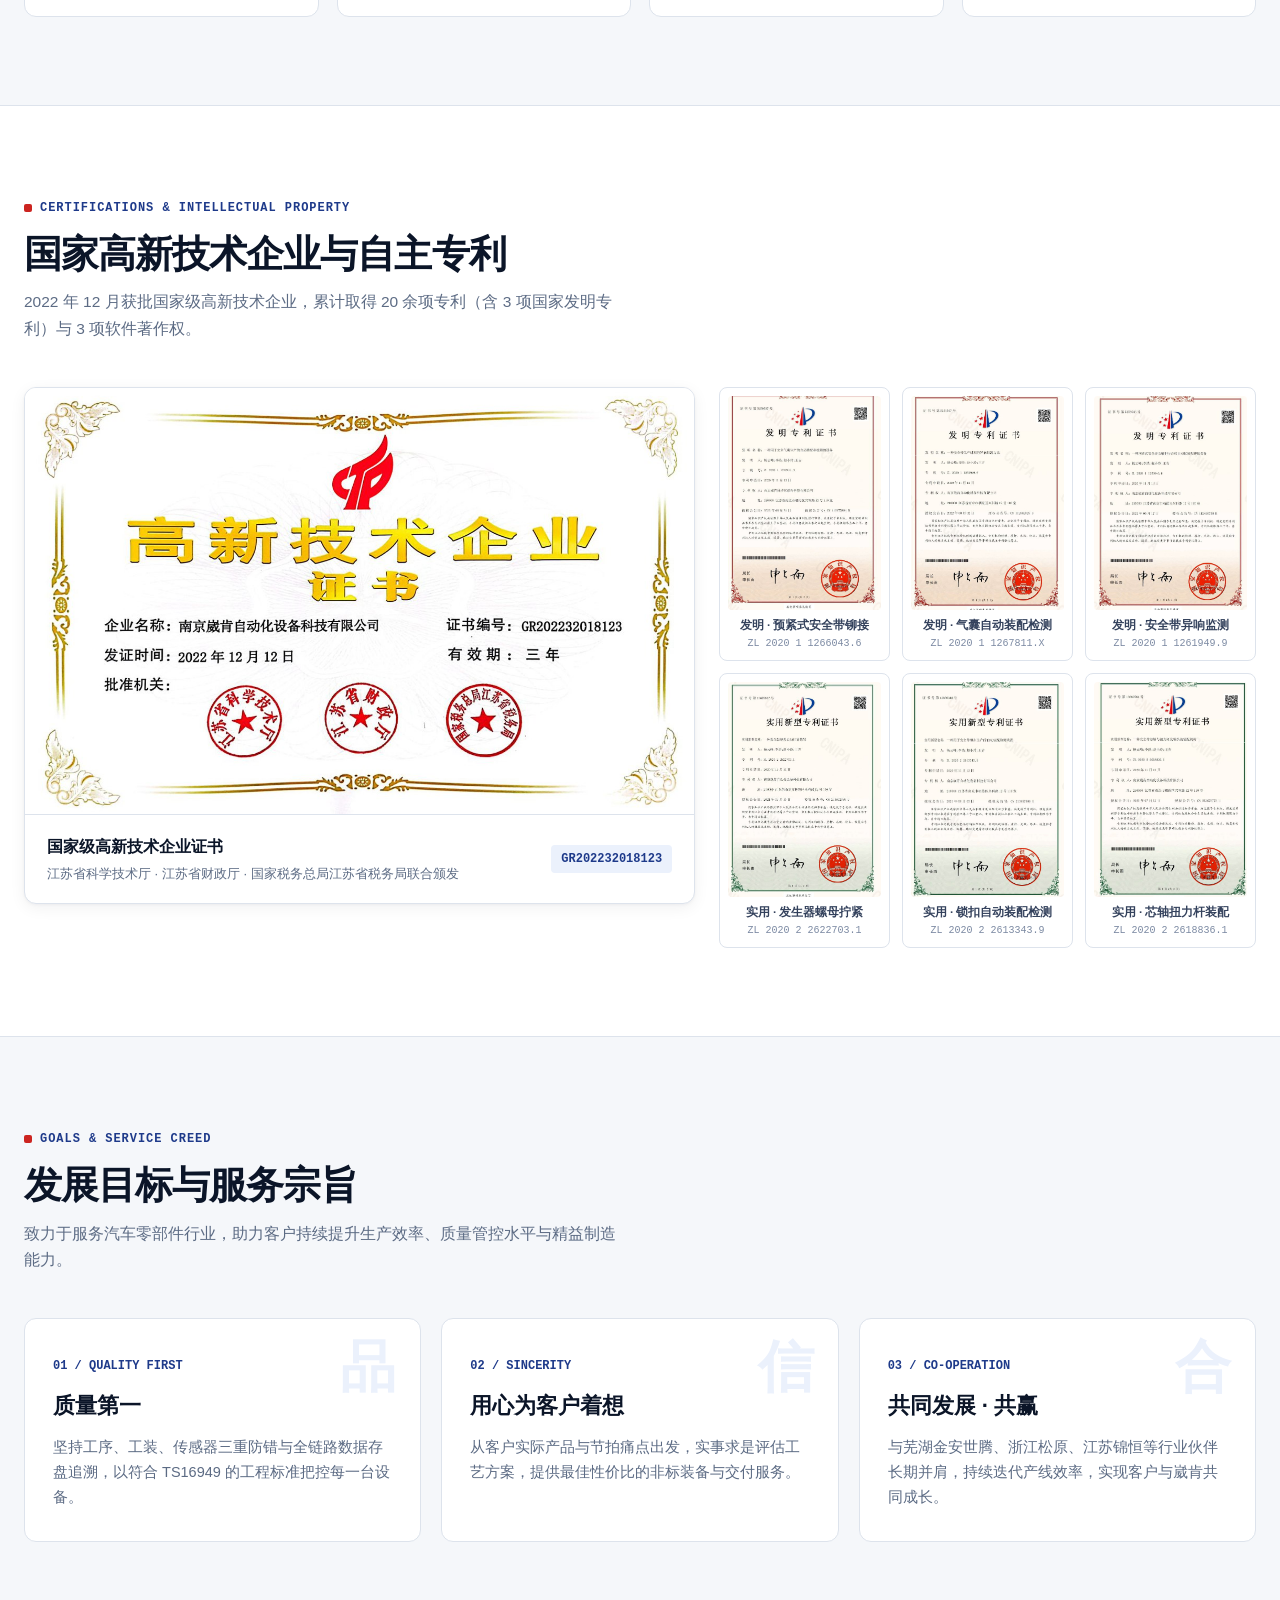
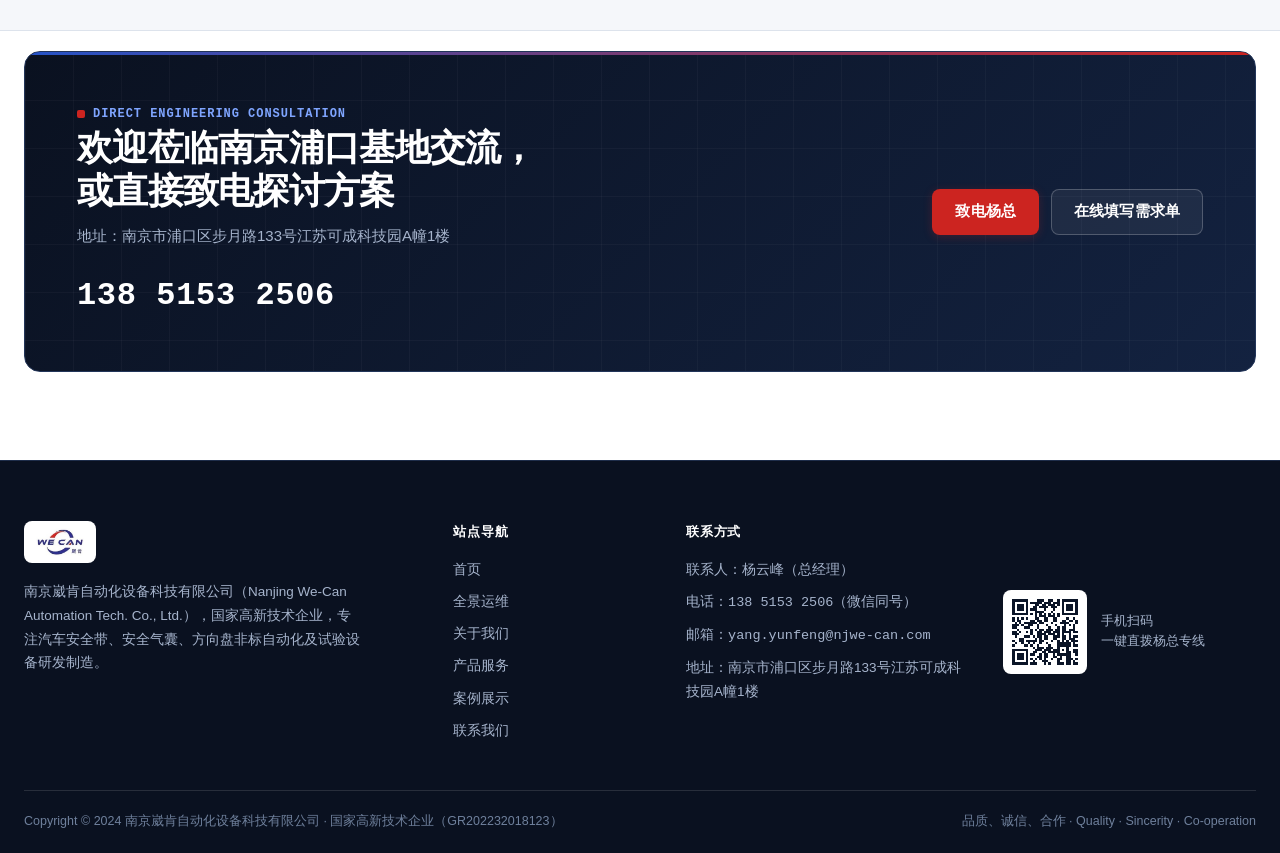
<file: about.html>
<!DOCTYPE html>
<html lang="zh-CN">
<head>
  <meta charset="utf-8">
  <meta name="viewport" content="width=device-width, initial-scale=1">
  <title>关于我们 | 南京崴肯自动化设备科技有限公司</title>
  <meta name="description" content="南京崴肯自动化设备科技有限公司成立于2019年8月，2022年获国家高新技术企业认证，拥有20余项专利及3项软著，管理团队拥有Autoliv及十余年非标自动化行业经验。">
  <link rel="icon" href="./img/logo.jpg">
  <link rel="stylesheet" href="./css/site.css?v=5.4">
</head>
<body>
  <header class="site-head" id="head">
    <div class="wrap">
      <a class="brand" href="./index.html" aria-label="南京崴肯自动化设备科技有限公司 首页">
        <span class="brand-mark"><img src="./img/logo-clean.png" alt="WE CAN 崴肯"></span>
        <span class="brand-sep" aria-hidden="true"></span>
        <span class="brand-text">
          <strong>南京崴肯自动化</strong>
          <small>汽车安全件非标自动化设备</small>
        </span>
      </a>
      <nav class="nav" id="nav" aria-label="主导航">
        <a href="./index.html">首页</a>
        <a href="./gis.html">全景运维</a>
        <a href="./about.html" aria-current="page">关于我们</a>
        <a href="./services.html">产品服务</a>
        <a href="./cases.html">案例展示</a>
        <a href="./contact.html">联系我们</a>
      </nav>
      <div class="head-actions">
        <a class="call-btn" href="tel:13851532506" aria-label="致电 138 5153 2506">
          <svg viewBox="0 0 24 24" fill="none" stroke="currentColor" stroke-width="2.2" stroke-linecap="round" stroke-linejoin="round" aria-hidden="true"><path d="M22 16.9v3a2 2 0 0 1-2.2 2 19.8 19.8 0 0 1-8.6-3.1 19.5 19.5 0 0 1-6-6A19.8 19.8 0 0 1 2.1 4.2 2 2 0 0 1 4.1 2h3a2 2 0 0 1 2 1.7c.1.9.4 1.8.7 2.7a2 2 0 0 1-.5 2.1L8 9.8a16 16 0 0 0 6 6l1.3-1.3a2 2 0 0 1 2.1-.4c.9.3 1.8.6 2.7.7a2 2 0 0 1 1.7 2z"/></svg>
          <span class="mono">138 5153 2506</span>
        </a>
        <button class="menu-btn" type="button" aria-controls="nav" aria-expanded="false" aria-label="打开菜单">
          <svg viewBox="0 0 24 24" fill="none" stroke="currentColor" stroke-width="2" stroke-linecap="round" aria-hidden="true"><path d="M4 7h16M4 12h16M4 17h16"/></svg>
        </button>
      </div>
    </div>
  </header>

  <main>
    <section class="page-hero">
      <div class="page-hero-bg" aria-hidden="true">
        <img src="./img/case-cable-stamping.jpg" alt="" style="object-position:center 45%">
      </div>
      <div class="wrap">
        <p class="crumb rv"><a href="./index.html">首页</a> / <span>关于我们</span></p>
        <h1 class="rv d1">关于南京崴肯自动化</h1>
        <p class="sub rv d2">Nanjing We-Can Automation Tech. Co., Ltd. · 国家高新技术企业 · 深耕汽车安全带、安全气囊与方向盘非标自动化及试验设备。</p>
      </div>
    </section>

    <!-- Company Basic Info -->
    <section class="sec">
      <div class="wrap">
        <div class="split-sec">
          <div class="about-mosaic rv">
            <div class="mosaic-card tall">
              <img src="./img/case-cable-stamping.jpg" alt="南京崴肯四工位转盘钢丝绳压铆设备实拍">
            </div>
            <div class="mosaic-card">
              <img src="./img/case-airbag-line.jpg" alt="DAB 安全气囊生产线实拍" style="aspect-ratio:4/3">
            </div>
            <div class="mosaic-stat">
              <small>PUKOU, NANJING · EST. 2019</small>
              <strong style="font-size:17px">国家高新技术企业<br>GR202232018123</strong>
              <span>南京市浦口区步月路133号江苏可成科技园A幢1楼</span>
            </div>
          </div>

          <div class="prose">
            <span class="eyebrow rv">COMPANY PROFILE</span>
            <h2 class="rv d1">一支懂精益制造与 TS16949 的<br>资深非标自动化团队</h2>
            <p class="kicker rv d1">品质 · 诚信 · 合作（Quality · Sincerity · Co-operation）</p>
            <p class="rv d2">南京崴肯自动化设备科技有限公司成立于 2019 年 8 月，注册资本 200 万元，坐落于南京市浦口区步月路 133 号江苏可成科技园 A 幢 1 楼。</p>
            <p class="rv d2">公司现有员工 30 余人，主要管理团队均拥有十余年非标自动化行业经验，深耕汽车零部件行业——尤其是安全带、安全气囊生产与试验设备、方向盘装配线及非标焊接自动化集成，拥有丰富的设计开发、工艺设计与生产管理经验。</p>
            <p class="rv d2">团队熟悉汽车零部件行业质量体系 <strong>TS16949</strong>，在质量管控、防错追溯、效率提升和精益工艺改善方面积累了扎实的工程实践。</p>
          </div>
        </div>

        <div class="kpi-box rv" style="margin-top:36px">
          <div class="kpi-grid">
            <div class="kpi-item">
              <div class="kpi-val"><span data-count="2019">2019</span><small>年8月</small></div>
              <div class="kpi-label">注册成立 · 资本 200 万元</div>
            </div>
            <div class="kpi-item">
              <div class="kpi-val"><span data-count="2022">2022</span><small>年</small></div>
              <div class="kpi-label">获评国家级高新技术企业</div>
            </div>
            <div class="kpi-item">
              <div class="kpi-val"><span data-count="20">20</span><small>+项</small></div>
              <div class="kpi-label">发明（3项）与实用新型专利</div>
            </div>
            <div class="kpi-item">
              <div class="kpi-val"><span data-count="3">3</span><small>项软著</small></div>
              <div class="kpi-label">自主软件著作权与测控系统</div>
            </div>
          </div>
        </div>
      </div>
    </section>

    <!-- Core Team Section (Real Team from Official Profile) -->
    <section class="sec sec-subtle">
      <div class="wrap">
        <div class="sec-head">
          <div>
            <span class="eyebrow rv">CORE LEADERSHIP</span>
            <h2 class="sec-title rv d1">核心管理与技术团队</h2>
            <p class="sec-lead rv d1">汇聚国际头部被动安全制造体系（Autoliv）及国内知名非标自动化企业的实战骨干。</p>
          </div>
        </div>
        <div class="team-grid">
          <div class="team-card rv">
            <div class="team-head">
              <span class="team-avatar">杨</span>
              <span class="team-role">总经理</span>
            </div>
            <h3>杨云峰</h3>
            <p class="team-duty">负责公司整体运营、战略规划及核心业务发展。</p>
            <div class="team-exp">
              历任 Autoliv 生产经理、非标设备公司技术总监、金安世腾/江苏锦恒副总经理；拥有丰富的精益生产与设备制造管理经验。
            </div>
          </div>

          <div class="team-card rv d1">
            <div class="team-head">
              <span class="team-avatar">李</span>
              <span class="team-role">技术总监</span>
            </div>
            <h3>李浩</h3>
            <p class="team-duty">负责公司总体技术方案设计、技术评审与客户技术交流。</p>
            <div class="team-exp">
              曾任某知名非标自动化公司技术负责人；多年非标设备研发与团队管理经验，多次担任大型整线项目带头人。
            </div>
          </div>

          <div class="team-card rv d2">
            <div class="team-head">
              <span class="team-avatar">孙</span>
              <span class="team-role">技术经理</span>
            </div>
            <h3>孙豹</h3>
            <p class="team-duty">负责具体技术方案制定、工程实施落地与工艺方案持续优化。</p>
            <div class="team-exp">
              资深非标设备开发与设计技术负责人，精通安全气囊与安全带复杂机电一体化专机设计。
            </div>
          </div>

          <div class="team-card rv d3">
            <div class="team-head">
              <span class="team-avatar">邱</span>
              <span class="team-role">采购经理</span>
            </div>
            <h3>邱晓敏</h3>
            <p class="team-duty">负责核心供应商资源建设、元器件采购管理及公司内部项目进度统筹。</p>
            <div class="team-exp">
              曾任某知名非标公司采购主管；多年精密元器件供应链管理、采购策略制定与成本交期管控经验。
            </div>
          </div>
        </div>
      </div>
    </section>

    <!-- High-Tech Enterprise & Real Patents Gallery -->
    <section class="sec">
      <div class="wrap">
        <div class="sec-head">
          <div>
            <span class="eyebrow rv">CERTIFICATIONS &amp; INTELLECTUAL PROPERTY</span>
            <h2 class="sec-title rv d1">国家高新技术企业与自主专利</h2>
            <p class="sec-lead rv d1">2022 年 12 月获批国家级高新技术企业，累计取得 20 余项专利（含 3 项国家发明专利）与 3 项软件著作权。</p>
          </div>
        </div>

        <div class="cert-showcase">
          <div class="cert-hero-card rv">
            <img src="./img/cert-hitech.jpg" alt="南京崴肯高新技术企业证书 GR202232018123">
            <div class="cert-hero-meta">
              <div>
                <strong style="font-size:16px;color:var(--ink)">国家级高新技术企业证书</strong>
                <div style="font-size:13px;color:var(--ink-3);margin-top:2px">江苏省科学技术厅 · 江苏省财政厅 · 国家税务总局江苏省税务局联合颁发</div>
              </div>
              <span class="chip mono">GR202232018123</span>
            </div>
          </div>

          <div class="patent-grid rv d1">
            <div class="patent-tile">
              <img src="./img/patent-inv-1.jpg" alt="发明专利：一种预紧式安全带芯轴和啮合轮自动化装配铆接设备">
              <span>发明 · 预紧式安全带铆接</span>
              <small>ZL 2020 1 1266043.6</small>
            </div>
            <div class="patent-tile">
              <img src="./img/patent-inv-2.jpg" alt="发明专利：一种用于安全气囊生产的自动装配和检测的设备">
              <span>发明 · 气囊自动装配检测</span>
              <small>ZL 2020 1 1267811.X</small>
            </div>
            <div class="patent-tile">
              <img src="./img/patent-inv-3.jpg" alt="发明专利：一种安全带生产过程的异响监测方法">
              <span>发明 · 安全带异响监测</span>
              <small>ZL 2020 1 1261949.9</small>
            </div>
            <div class="patent-tile">
              <img src="./img/patent-util-1.jpg" alt="实用新型：一种发生器螺母自动拧紧装置">
              <span>实用 · 发生器螺母拧紧</span>
              <small>ZL 2020 2 2622703.1</small>
            </div>
            <div class="patent-tile">
              <img src="./img/patent-util-2.jpg" alt="实用新型：一种用于安全带锁扣生产的自动装配检测装置">
              <span>实用 · 锁扣自动装配检测</span>
              <small>ZL 2020 2 2613343.9</small>
            </div>
            <div class="patent-tile">
              <img src="./img/patent-util-3.jpg" alt="实用新型：一种安全带芯轴与扭力杆及轴头的装配机构">
              <span>实用 · 芯轴扭力杆装配</span>
              <small>ZL 2020 2 2618836.1</small>
            </div>
          </div>
        </div>
      </div>
    </section>

    <!-- Mission & Values -->
    <section class="sec sec-subtle">
      <div class="wrap">
        <div class="sec-head">
          <div>
            <span class="eyebrow rv">GOALS &amp; SERVICE CREED</span>
            <h2 class="sec-title rv d1">发展目标与服务宗旨</h2>
            <p class="sec-lead rv d1">致力于服务汽车零部件行业，助力客户持续提升生产效率、质量管控水平与精益制造能力。</p>
          </div>
        </div>
        <div class="values-grid">
          <div class="value-card rv">
            <span class="value-glyph" aria-hidden="true">品</span>
            <span class="mono" style="font-size:12px;color:var(--brand);font-weight:600">01 / QUALITY FIRST</span>
            <h3>质量第一</h3>
            <p>坚持工序、工装、传感器三重防错与全链路数据存盘追溯，以符合 TS16949 的工程标准把控每一台设备。</p>
          </div>
          <div class="value-card rv d1">
            <span class="value-glyph" aria-hidden="true">信</span>
            <span class="mono" style="font-size:12px;color:var(--brand);font-weight:600">02 / SINCERITY</span>
            <h3>用心为客户着想</h3>
            <p>从客户实际产品与节拍痛点出发，实事求是评估工艺方案，提供最佳性价比的非标装备与交付服务。</p>
          </div>
          <div class="value-card rv d2">
            <span class="value-glyph" aria-hidden="true">合</span>
            <span class="mono" style="font-size:12px;color:var(--brand);font-weight:600">03 / CO-OPERATION</span>
            <h3>共同发展 · 共赢</h3>
            <p>与芜湖金安世腾、浙江松原、江苏锦恒等行业伙伴长期并肩，持续迭代产线效率，实现客户与崴肯共同成长。</p>
          </div>
        </div>
      </div>
    </section>

    <div class="cta-wrap">
      <div class="wrap">
        <div class="cta-card rv">
          <div>
            <span class="eyebrow on-dark">DIRECT ENGINEERING CONSULTATION</span>
            <h2>欢迎莅临南京浦口基地交流，<br>或直接致电探讨方案</h2>
            <p>地址：南京市浦口区步月路133号江苏可成科技园A幢1楼</p>
            <a class="cta-phone" href="tel:13851532506">138 5153 2506</a>
          </div>
          <div class="cta-actions">
            <a class="btn btn-red" href="tel:13851532506">致电杨总</a>
            <a class="btn btn-ghost-dark" href="./contact.html">在线填写需求单</a>
          </div>
        </div>
      </div>
    </div>
  </main>

  <footer class="site-foot">
    <div class="wrap foot-top">
      <div>
        <span class="foot-brand-badge"><img src="./img/logo.jpg" alt="WE CAN 崴肯"></span>
        <p class="foot-desc">南京崴肯自动化设备科技有限公司（Nanjing We-Can Automation Tech. Co., Ltd.），国家高新技术企业，专注汽车安全带、安全气囊、方向盘非标自动化及试验设备研发制造。</p>
      </div>
      <div>
        <h4>站点导航</h4>
        <ul class="foot-links">
          <li><a href="./index.html">首页</a></li>
          <li><a href="./gis.html">全景运维</a></li>
          <li><a href="./about.html">关于我们</a></li>
          <li><a href="./services.html">产品服务</a></li>
          <li><a href="./cases.html">案例展示</a></li>
          <li><a href="./contact.html">联系我们</a></li>
        </ul>
      </div>
      <div>
        <h4>联系方式</h4>
        <ul class="foot-links">
          <li>联系人：杨云峰（总经理）</li>
          <li><a href="tel:13851532506">电话：<span class="mono">138 5153 2506</span>（微信同号）</a></li>
          <li><a href="mailto:yang.yunfeng@njwe-can.com">邮箱：<span class="mono">yang.yunfeng@njwe-can.com</span></a></li>
          <li>地址：南京市浦口区步月路133号江苏可成科技园A幢1楼</li>
        </ul>
      </div>
      <div class="foot-qr">
        <div class="foot-qr-box"><img src="./img/contact-qr.svg" alt="扫码拨打咨询电话 138 5153 2506"></div>
        <span>手机扫码<br>一键直拨杨总专线</span>
      </div>
    </div>
    <div class="wrap foot-bot">
      <span>Copyright © 2024 南京崴肯自动化设备科技有限公司 · 国家高新技术企业（GR202232018123）</span>
      <span>品质、诚信、合作 · Quality · Sincerity · Co-operation</span>
    </div>
  </footer>
  <script src="./js/site.js?v=5.4"></script>
</body>
</html>
</file>
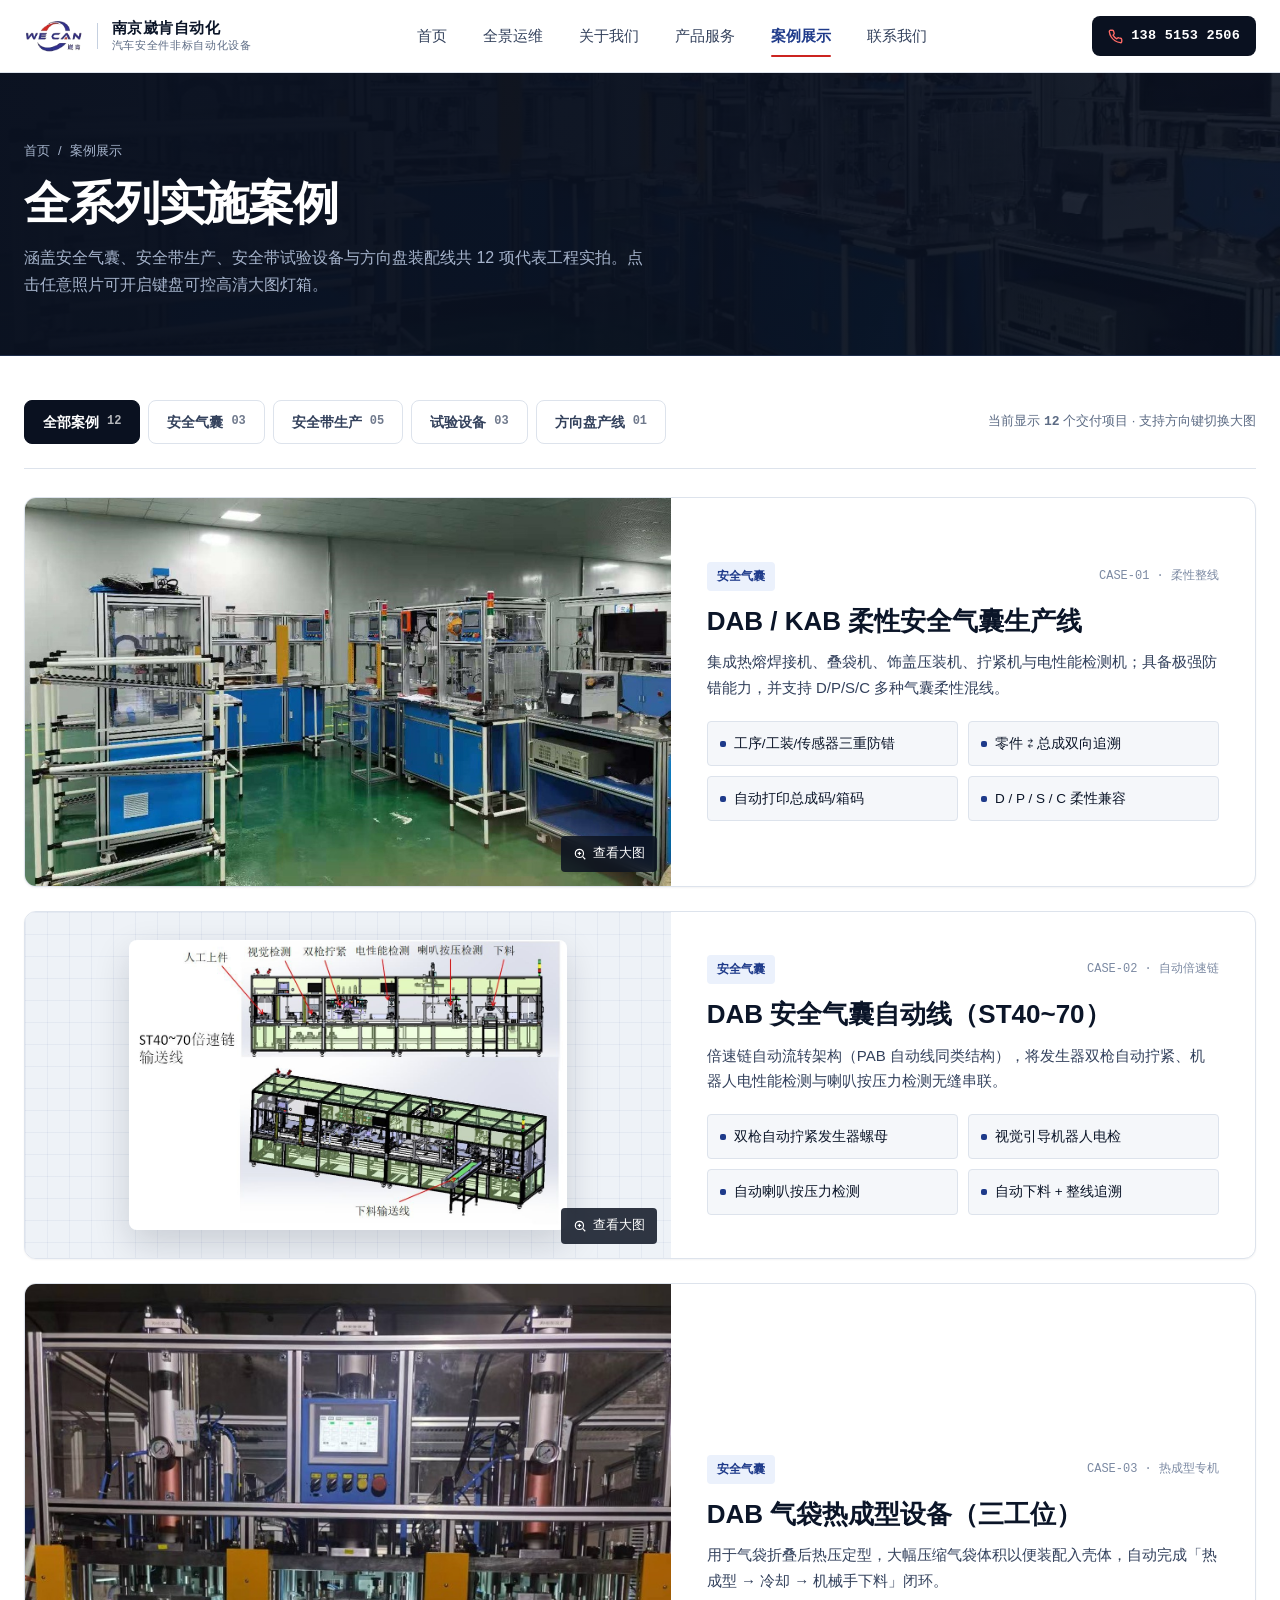
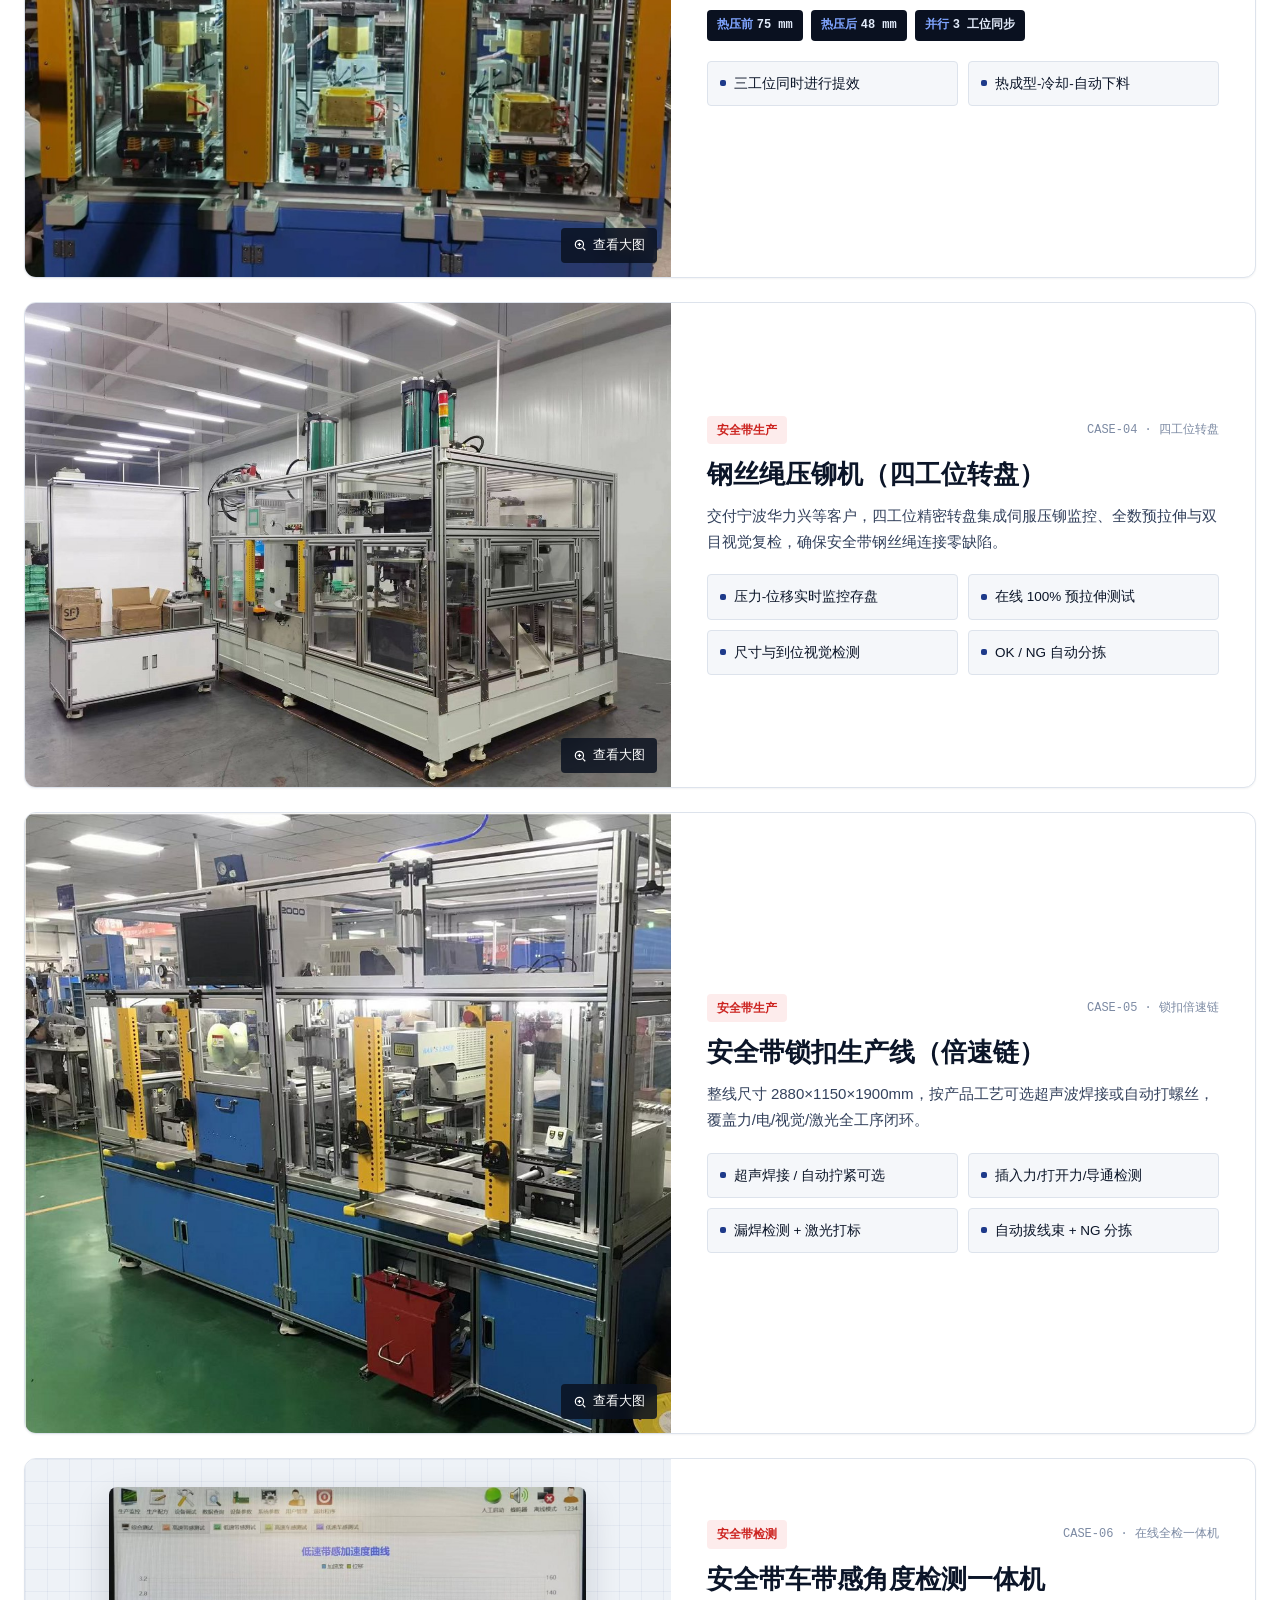
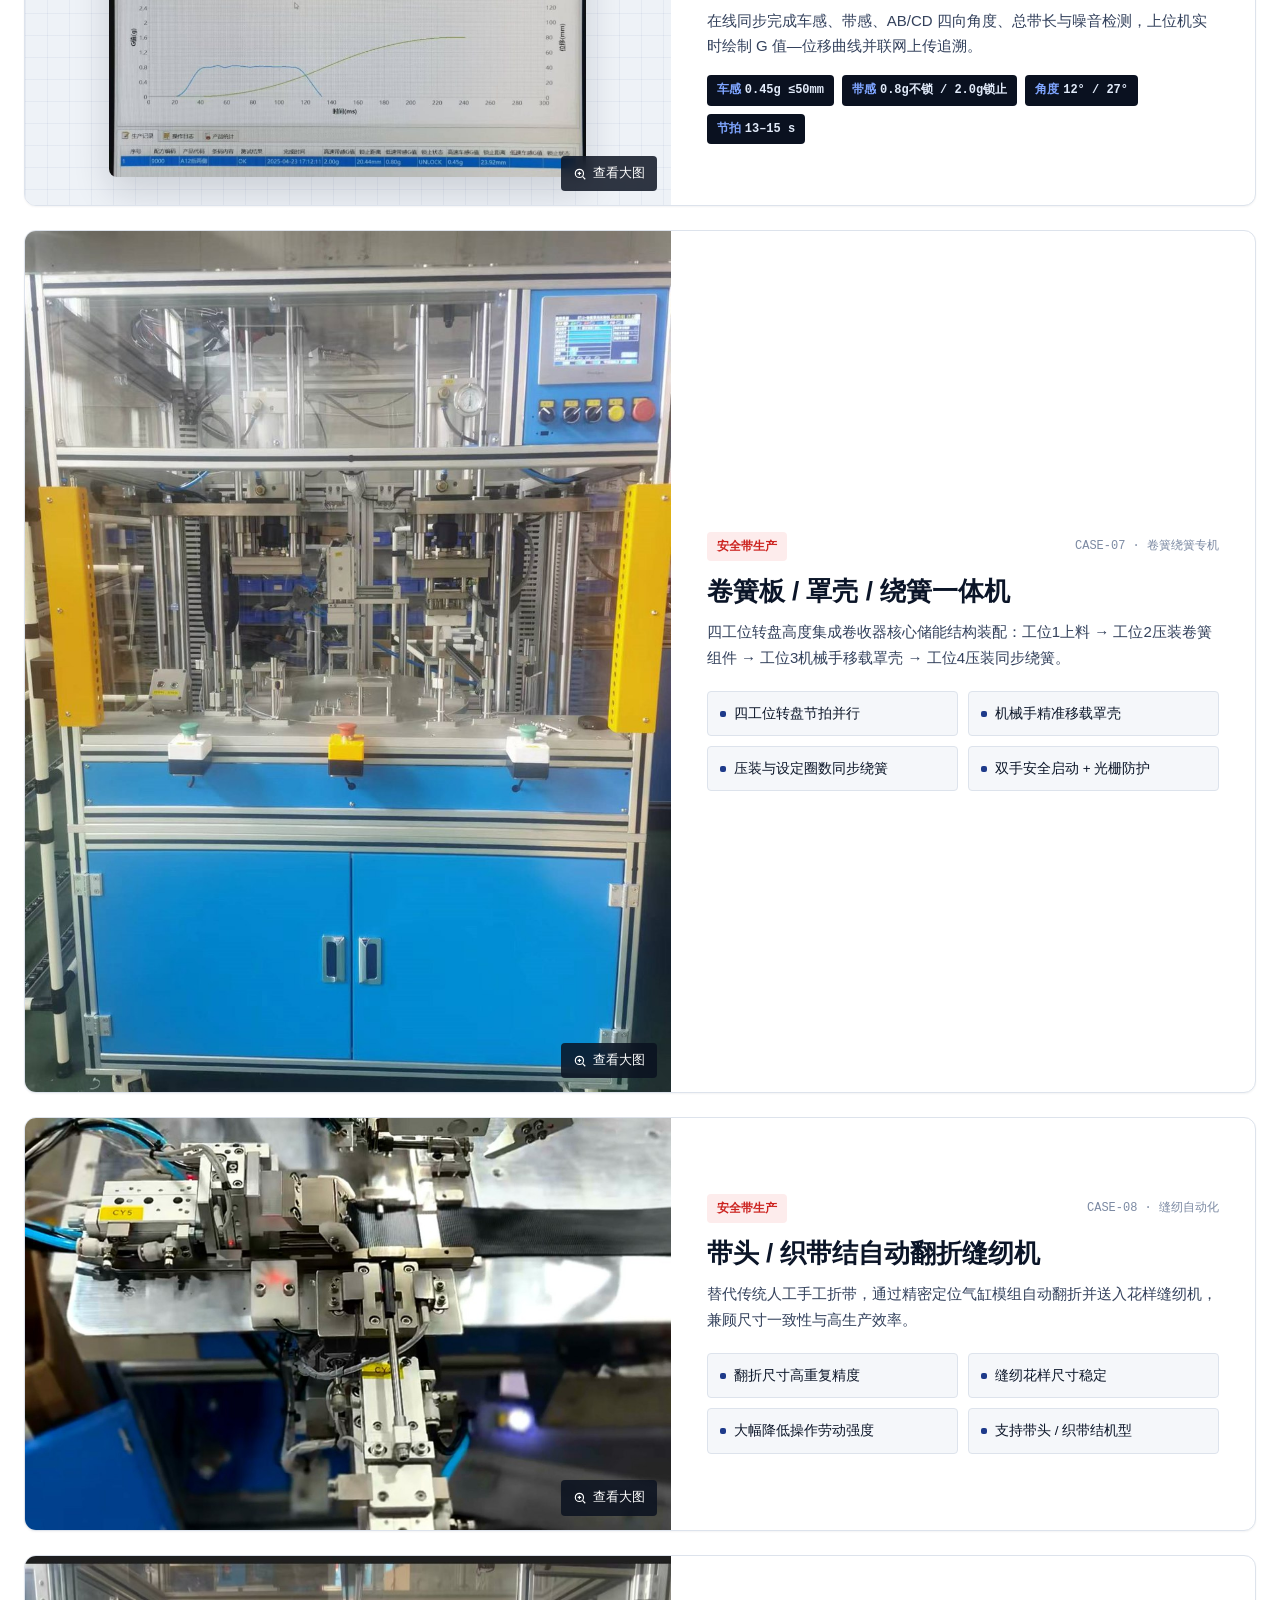
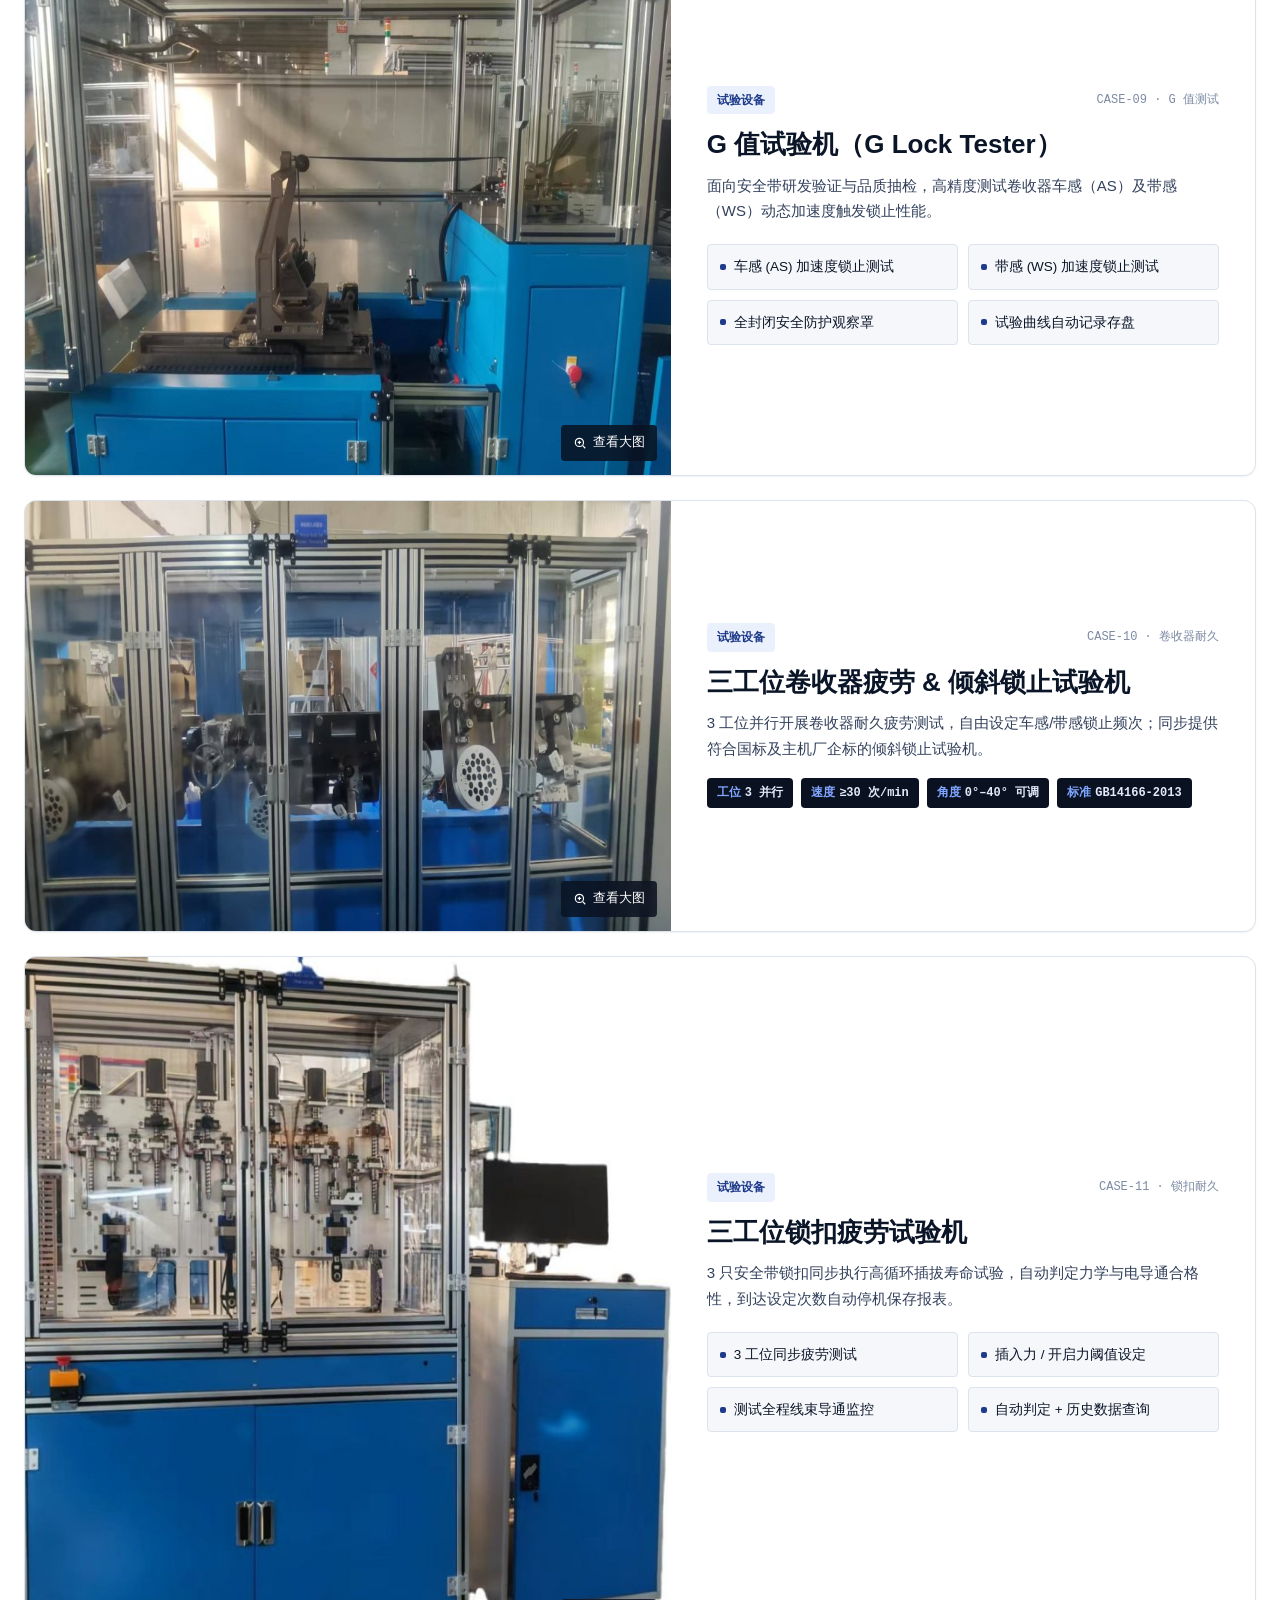
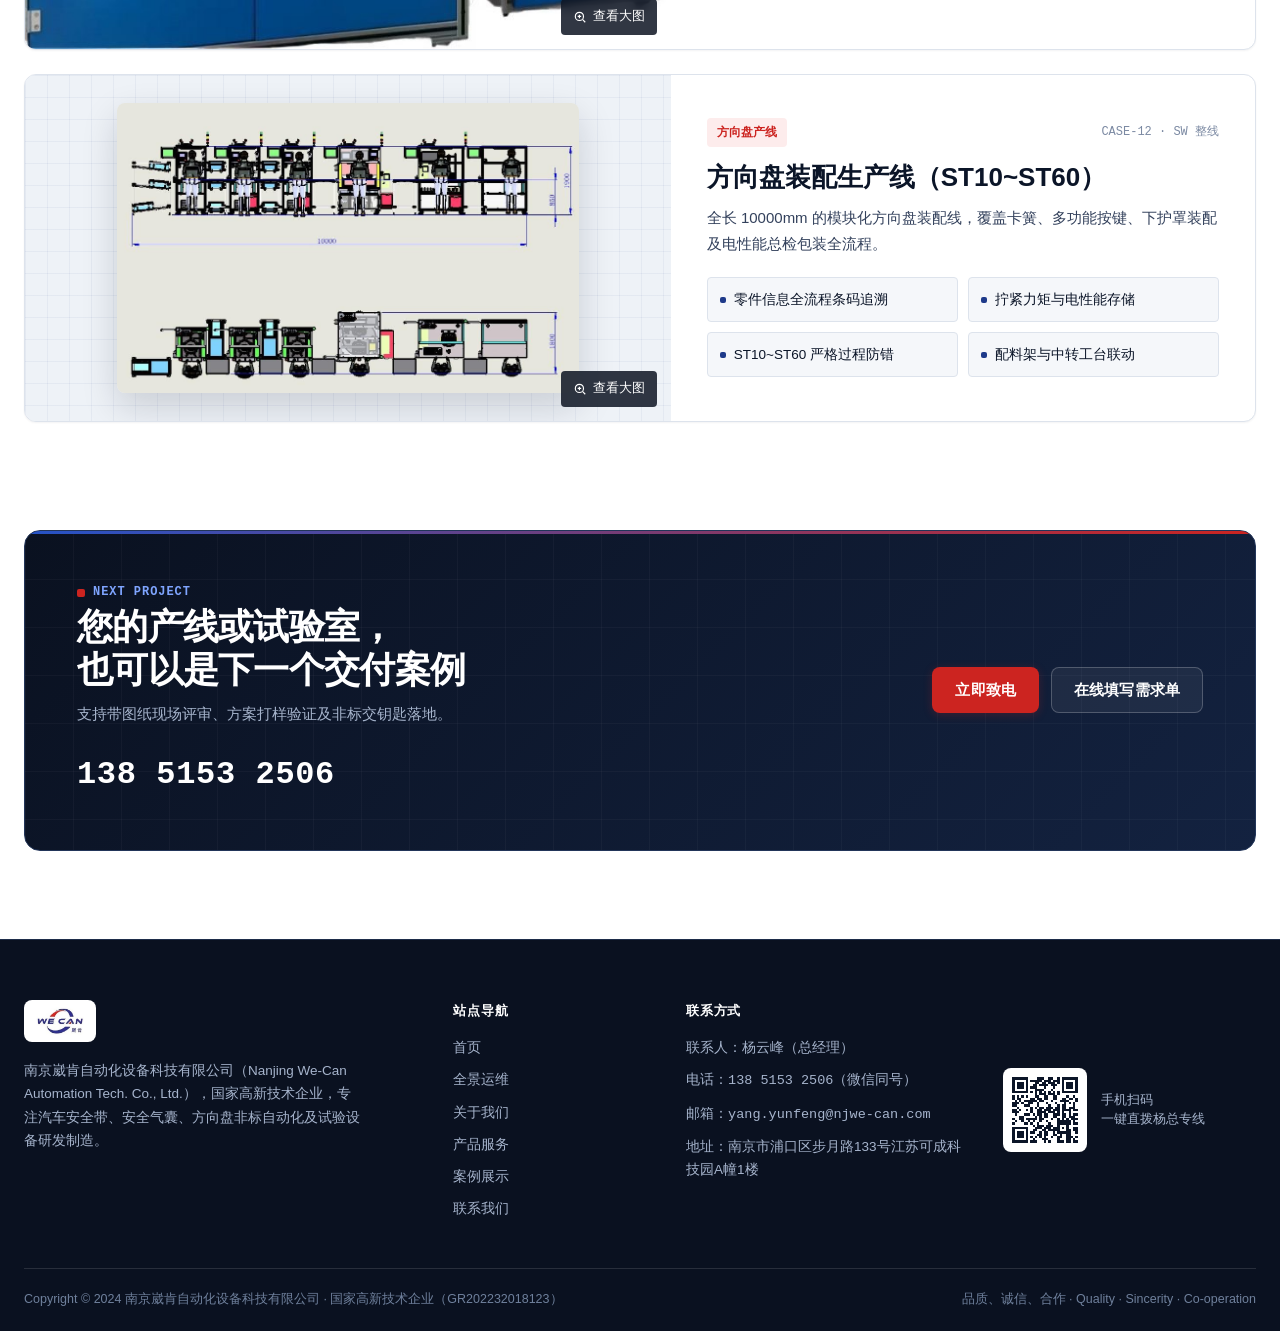
<file: cases.html>
<!DOCTYPE html>
<html lang="zh-CN">
<head>
  <meta charset="utf-8">
  <meta name="viewport" content="width=device-width, initial-scale=1">
  <title>案例展示 | 南京崴肯自动化设备科技有限公司</title>
  <meta name="description" content="南京崴肯 12 大真实交付案例：DAB/KAB 安全气囊线、热成型设备、钢丝绳压铆机、锁扣倍速链、车带感角度检测一体机、G值与疲劳试验机、SW方向盘装配线。">
  <link rel="icon" href="./img/logo.jpg">
  <link rel="stylesheet" href="./css/site.css?v=5.4">
</head>
<body>
  <header class="site-head" id="head">
    <div class="wrap">
      <a class="brand" href="./index.html" aria-label="南京崴肯自动化设备科技有限公司 首页">
        <span class="brand-mark"><img src="./img/logo-clean.png" alt="WE CAN 崴肯"></span>
        <span class="brand-sep" aria-hidden="true"></span>
        <span class="brand-text">
          <strong>南京崴肯自动化</strong>
          <small>汽车安全件非标自动化设备</small>
        </span>
      </a>
      <nav class="nav" id="nav" aria-label="主导航">
        <a href="./index.html">首页</a>
        <a href="./gis.html">全景运维</a>
        <a href="./about.html">关于我们</a>
        <a href="./services.html">产品服务</a>
        <a href="./cases.html" aria-current="page">案例展示</a>
        <a href="./contact.html">联系我们</a>
      </nav>
      <div class="head-actions">
        <a class="call-btn" href="tel:13851532506" aria-label="致电 138 5153 2506">
          <svg viewBox="0 0 24 24" fill="none" stroke="currentColor" stroke-width="2.2" stroke-linecap="round" stroke-linejoin="round" aria-hidden="true"><path d="M22 16.9v3a2 2 0 0 1-2.2 2 19.8 19.8 0 0 1-8.6-3.1 19.5 19.5 0 0 1-6-6A19.8 19.8 0 0 1 2.1 4.2 2 2 0 0 1 4.1 2h3a2 2 0 0 1 2 1.7c.1.9.4 1.8.7 2.7a2 2 0 0 1-.5 2.1L8 9.8a16 16 0 0 0 6 6l1.3-1.3a2 2 0 0 1 2.1-.4c.9.3 1.8.6 2.7.7a2 2 0 0 1 1.7 2z"/></svg>
          <span class="mono">138 5153 2506</span>
        </a>
        <button class="menu-btn" type="button" aria-controls="nav" aria-expanded="false" aria-label="打开菜单">
          <svg viewBox="0 0 24 24" fill="none" stroke="currentColor" stroke-width="2" stroke-linecap="round" stroke-linejoin="round" aria-hidden="true"><path d="M4 7h16M4 12h16M4 17h16"/></svg>
        </button>
      </div>
    </div>
  </header>

  <main>
    <section class="page-hero">
      <div class="page-hero-bg" aria-hidden="true">
        <img src="./img/case-airbag-line.jpg" alt="" style="object-position:center 55%">
      </div>
      <div class="wrap">
        <p class="crumb rv"><a href="./index.html">首页</a> / <span>案例展示</span></p>
        <h1 class="rv d1">全系列实施案例</h1>
        <p class="sub rv d2">涵盖安全气囊、安全带生产、安全带试验设备与方向盘装配线共 12 项代表工程实拍。点击任意照片可开启键盘可控高清大图灯箱。</p>
      </div>
    </section>

    <section class="sec" style="padding-top:16px">
      <div class="wrap">
        <div class="filter-bar rv">
          <div class="filter-group" role="group" aria-label="按四大板块筛选案例">
            <button type="button" class="filter-btn" data-f="all" aria-pressed="true">全部案例 <span>12</span></button>
            <button type="button" class="filter-btn" data-f="airbag" aria-pressed="false">安全气囊 <span>03</span></button>
            <button type="button" class="filter-btn" data-f="belt" aria-pressed="false">安全带生产 <span>05</span></button>
            <button type="button" class="filter-btn" data-f="testing" aria-pressed="false">试验设备 <span>03</span></button>
            <button type="button" class="filter-btn" data-f="steering" aria-pressed="false">方向盘产线 <span>01</span></button>
          </div>
          <span class="filter-note">当前显示 <strong id="case-count" class="mono">12</strong> 个交付项目 · 支持方向键切换大图</span>
        </div>

        <div class="case-list">
          <!-- CASE 01: DAB/KAB Airbag Line -->
          <article class="case-card rv" id="c1" data-cat="airbag">
            <button class="case-media-btn" type="button" data-zoom="./img/case-airbag-line.jpg" data-alt="DAB / KAB 柔性安全气囊生产线" data-desc="工序/工装/传感器三重防错，整线联网双向追溯，自动打印总成条码与包装箱码，兼容 D/P/S/C 柔性生产。" aria-label="查看大图：DAB / KAB 柔性安全气囊生产线">
              <img src="./img/case-airbag-line.jpg" alt="DAB / KAB 柔性安全气囊生产线">
              <span class="zoom-pill"><svg viewBox="0 0 24 24" fill="none" stroke="currentColor" stroke-width="2"><circle cx="11" cy="11" r="7"/><path d="M21 21l-4.35-4.35M11 8v6M8 11h6"/></svg>查看大图</span>
            </button>
            <div class="case-info">
              <div class="case-info-head">
                <span class="chip">安全气囊</span>
                <span class="case-id">CASE-01 · 柔性整线</span>
              </div>
              <h2>DAB / KAB 柔性安全气囊生产线</h2>
              <p>集成热熔焊接机、叠袋机、饰盖压装机、拧紧机与电性能检测机；具备极强防错能力，并支持 D/P/S/C 多种气囊柔性混线。</p>
              <div class="spec-tags">
                <span class="spec-tag"><i></i>工序/工装/传感器三重防错</span>
                <span class="spec-tag"><i></i>零件 ⇄ 总成双向追溯</span>
                <span class="spec-tag"><i></i>自动打印总成码/箱码</span>
                <span class="spec-tag"><i></i>D / P / S / C 柔性兼容</span>
              </div>
            </div>
          </article>

          <!-- CASE 02: DAB Auto-line ST40~70 -->
          <article class="case-card rv" id="c2" data-cat="airbag">
            <button class="case-media-btn framed" type="button" data-zoom="./img/case-dab-autoline.jpg" data-alt="DAB 安全气囊自动线（ST40~70 倍速链）" data-desc="自动双枪拧紧发生器螺母、视觉引导机器人电性能检测、自动喇叭按压力检测与自动下料输送。" aria-label="查看大图：DAB 安全气囊自动线">
              <img src="./img/case-dab-autoline.jpg" alt="DAB 安全气囊自动线（ST40~70 倍速链）">
              <span class="zoom-pill"><svg viewBox="0 0 24 24" fill="none" stroke="currentColor" stroke-width="2"><circle cx="11" cy="11" r="7"/><path d="M21 21l-4.35-4.35M11 8v6M8 11h6"/></svg>查看大图</span>
            </button>
            <div class="case-info">
              <div class="case-info-head">
                <span class="chip">安全气囊</span>
                <span class="case-id">CASE-02 · 自动倍速链</span>
              </div>
              <h2>DAB 安全气囊自动线（ST40~70）</h2>
              <p>倍速链自动流转架构（PAB 自动线同类结构），将发生器双枪自动拧紧、机器人电性能检测与喇叭按压力检测无缝串联。</p>
              <div class="spec-tags">
                <span class="spec-tag"><i></i>双枪自动拧紧发生器螺母</span>
                <span class="spec-tag"><i></i>视觉引导机器人电检</span>
                <span class="spec-tag"><i></i>自动喇叭按压力检测</span>
                <span class="spec-tag"><i></i>自动下料 + 整线追溯</span>
              </div>
            </div>
          </article>

          <!-- CASE 03: DAB Thermoforming 3-Station -->
          <article class="case-card rv" id="c3" data-cat="airbag">
            <button class="case-media-btn" type="button" data-zoom="./img/case-thermoform.jpg" data-alt="DAB 三工位气袋热成型设备" data-desc="三工位并行热成型-冷却-机械手下料，将折叠气袋高度由 75mm 精准热压压缩至 48mm，便于装入壳体。" aria-label="查看大图：DAB 三工位气袋热成型设备">
              <img src="./img/case-thermoform.jpg" alt="DAB 三工位气袋热成型设备" style="object-position:center 38%">
              <span class="zoom-pill"><svg viewBox="0 0 24 24" fill="none" stroke="currentColor" stroke-width="2"><circle cx="11" cy="11" r="7"/><path d="M21 21l-4.35-4.35M11 8v6M8 11h6"/></svg>查看大图</span>
            </button>
            <div class="case-info">
              <div class="case-info-head">
                <span class="chip">安全气囊</span>
                <span class="case-id">CASE-03 · 热成型专机</span>
              </div>
              <h2>DAB 气袋热成型设备（三工位）</h2>
              <p>用于气袋折叠后热压定型，大幅压缩气袋体积以便装配入壳体，自动完成「热成型 → 冷却 → 机械手下料」闭环。</p>
              <div class="metric-strip">
                <span class="metric-badge"><em>热压前</em>75 mm</span>
                <span class="metric-badge"><em>热压后</em>48 mm</span>
                <span class="metric-badge"><em>并行</em>3 工位同步</span>
              </div>
              <div class="spec-tags">
                <span class="spec-tag"><i></i>三工位同时进行提效</span>
                <span class="spec-tag"><i></i>热成型-冷却-自动下料</span>
              </div>
            </div>
          </article>

          <!-- CASE 04: Buckle Cable Stamping 4-Station -->
          <article class="case-card rv" id="c4" data-cat="belt">
            <button class="case-media-btn" type="button" data-zoom="./img/case-cable-stamping.jpg" data-alt="钢丝绳压铆机（四工位转盘）" data-desc="压力-位移实时监控曲线存盘、在线 100% 预拉伸测试、压铆后尺寸与到位视觉检测及自动 OK/NG 分拣。" aria-label="查看大图：钢丝绳压铆机">
              <img src="./img/case-cable-stamping.jpg" alt="钢丝绳压铆机（四工位转盘）">
              <span class="zoom-pill"><svg viewBox="0 0 24 24" fill="none" stroke="currentColor" stroke-width="2"><circle cx="11" cy="11" r="7"/><path d="M21 21l-4.35-4.35M11 8v6M8 11h6"/></svg>查看大图</span>
            </button>
            <div class="case-info">
              <div class="case-info-head">
                <span class="chip belt">安全带生产</span>
                <span class="case-id">CASE-04 · 四工位转盘</span>
              </div>
              <h2>钢丝绳压铆机（四工位转盘）</h2>
              <p>交付宁波华力兴等客户，四工位精密转盘集成伺服压铆监控、全数预拉伸与双目视觉复检，确保安全带钢丝绳连接零缺陷。</p>
              <div class="spec-tags">
                <span class="spec-tag"><i></i>压力-位移实时监控存盘</span>
                <span class="spec-tag"><i></i>在线 100% 预拉伸测试</span>
                <span class="spec-tag"><i></i>尺寸与到位视觉检测</span>
                <span class="spec-tag"><i></i>OK / NG 自动分拣</span>
              </div>
            </div>
          </article>

          <!-- CASE 05: Buckle Line -->
          <article class="case-card rv" id="c5" data-cat="belt">
            <button class="case-media-btn" type="button" data-zoom="./img/case-buckle-line.jpg" data-alt="安全带锁扣生产线（倍速链输送线）" data-desc="支持超声波焊接或拧紧枪锁附上下罩壳，集成插入力/打开力/导通检测、漏焊检测、大族激光打标与自动拔线束。" aria-label="查看大图：安全带锁扣倍速链生产线">
              <img src="./img/case-buckle-line.jpg" alt="安全带锁扣生产线（倍速链输送线）" style="object-position:center 35%">
              <span class="zoom-pill"><svg viewBox="0 0 24 24" fill="none" stroke="currentColor" stroke-width="2"><circle cx="11" cy="11" r="7"/><path d="M21 21l-4.35-4.35M11 8v6M8 11h6"/></svg>查看大图</span>
            </button>
            <div class="case-info">
              <div class="case-info-head">
                <span class="chip belt">安全带生产</span>
                <span class="case-id">CASE-05 · 锁扣倍速链</span>
              </div>
              <h2>安全带锁扣生产线（倍速链）</h2>
              <p>整线尺寸 2880×1150×1900mm，按产品工艺可选超声波焊接或自动打螺丝，覆盖力/电/视觉/激光全工序闭环。</p>
              <div class="spec-tags">
                <span class="spec-tag"><i></i>超声焊接 / 自动拧紧可选</span>
                <span class="spec-tag"><i></i>插入力/打开力/导通检测</span>
                <span class="spec-tag"><i></i>漏焊检测 + 激光打标</span>
                <span class="spec-tag"><i></i>自动拔线束 + NG 分拣</span>
              </div>
            </div>
          </article>

          <!-- CASE 06: G/Angle All-in-One Inspection Machine -->
          <article class="case-card rv" id="c6" data-cat="belt">
            <button class="case-media-btn framed" type="button" data-zoom="./img/case-g-angle-curve.jpg" data-alt="安全带车带感角度检测一体机（真实测试曲线界面）" data-desc="在线检测车感0.45g、带感0.8g/2.0g、四向角度12°/27°、总带长及异响噪音，整机节拍13–15s，数据实时上传MES。" aria-label="查看大图：车带感角度检测曲线">
              <img src="./img/case-g-angle-curve.jpg" alt="安全带车带感角度检测一体机实时曲线界面">
              <span class="zoom-pill"><svg viewBox="0 0 24 24" fill="none" stroke="currentColor" stroke-width="2"><circle cx="11" cy="11" r="7"/><path d="M21 21l-4.35-4.35M11 8v6M8 11h6"/></svg>查看大图</span>
            </button>
            <div class="case-info">
              <div class="case-info-head">
                <span class="chip belt">安全带检测</span>
                <span class="case-id">CASE-06 · 在线全检一体机</span>
              </div>
              <h2>安全带车带感角度检测一体机</h2>
              <p>在线同步完成车感、带感、AB/CD 四向角度、总带长与噪音检测，上位机实时绘制 G 值—位移曲线并联网上传追溯。</p>
              <div class="metric-strip">
                <span class="metric-badge"><em>车感</em>0.45g ≤50mm</span>
                <span class="metric-badge"><em>带感</em>0.8g不锁 / 2.0g锁止</span>
                <span class="metric-badge"><em>角度</em>12° / 27°</span>
                <span class="metric-badge"><em>节拍</em>13–15 s</span>
              </div>
            </div>
          </article>

          <!-- CASE 07: 4-Station Spring Winding Machine -->
          <article class="case-card rv" id="c7" data-cat="belt">
            <button class="case-media-btn" type="button" data-zoom="./img/case-spring-winding.jpg" data-alt="卷簧板、卷簧罩壳、绕簧一体机（四工位转盘）" data-desc="四工位转盘顺序完成放件、压装卷簧组件、机械手移载罩壳、压装罩壳同步绕簧至设定圈数。" aria-label="查看大图：卷簧绕簧四工位转盘一体机">
              <img src="./img/case-spring-winding.jpg" alt="卷簧板、卷簧罩壳、绕簧一体机" style="object-position:center 30%">
              <span class="zoom-pill"><svg viewBox="0 0 24 24" fill="none" stroke="currentColor" stroke-width="2"><circle cx="11" cy="11" r="7"/><path d="M21 21l-4.35-4.35M11 8v6M8 11h6"/></svg>查看大图</span>
            </button>
            <div class="case-info">
              <div class="case-info-head">
                <span class="chip belt">安全带生产</span>
                <span class="case-id">CASE-07 · 卷簧绕簧专机</span>
              </div>
              <h2>卷簧板 / 罩壳 / 绕簧一体机</h2>
              <p>四工位转盘高度集成卷收器核心储能结构装配：工位1上料 → 工位2压装卷簧组件 → 工位3机械手移载罩壳 → 工位4压装同步绕簧。</p>
              <div class="spec-tags">
                <span class="spec-tag"><i></i>四工位转盘节拍并行</span>
                <span class="spec-tag"><i></i>机械手精准移载罩壳</span>
                <span class="spec-tag"><i></i>压装与设定圈数同步绕簧</span>
                <span class="spec-tag"><i></i>双手安全启动 + 光栅防护</span>
              </div>
            </div>
          </article>

          <!-- CASE 08: Auto Webbing Folding & Sewing -->
          <article class="case-card rv" id="c8" data-cat="belt">
            <button class="case-media-btn" type="button" data-zoom="./img/case-webbing-sewing.jpg" data-alt="安全带带头 / 织带结自动翻折缝纫机" data-desc="气缸治具精准完成织带带头及织带结自动翻折后送入缝纫，稳定保证翻折与缝纫尺寸一致性。" aria-label="查看大图：带头自动翻折缝纫机">
              <img src="./img/case-webbing-sewing.jpg" alt="安全带带头自动翻折缝纫机">
              <span class="zoom-pill"><svg viewBox="0 0 24 24" fill="none" stroke="currentColor" stroke-width="2"><circle cx="11" cy="11" r="7"/><path d="M21 21l-4.35-4.35M11 8v6M8 11h6"/></svg>查看大图</span>
            </button>
            <div class="case-info">
              <div class="case-info-head">
                <span class="chip belt">安全带生产</span>
                <span class="case-id">CASE-08 · 缝纫自动化</span>
              </div>
              <h2>带头 / 织带结自动翻折缝纫机</h2>
              <p>替代传统人工手工折带，通过精密定位气缸模组自动翻折并送入花样缝纫机，兼顾尺寸一致性与高生产效率。</p>
              <div class="spec-tags">
                <span class="spec-tag"><i></i>翻折尺寸高重复精度</span>
                <span class="spec-tag"><i></i>缝纫花样尺寸稳定</span>
                <span class="spec-tag"><i></i>大幅降低操作劳动强度</span>
                <span class="spec-tag"><i></i>支持带头 / 织带结机型</span>
              </div>
            </div>
          </article>

          <!-- CASE 09: G Lock Test Equipment -->
          <article class="case-card rv" id="c9" data-cat="testing">
            <button class="case-media-btn" type="button" data-zoom="./img/case-g-tester.jpg" data-alt="G 值试验机（车感 AS & 带感 WS）" data-desc="专用实验室及抽检设备，精准测试安全带卷收器车感（AS）与带感（WS）加速度锁止性能。" aria-label="查看大图：G 值试验机">
              <img src="./img/case-g-tester.jpg" alt="安全带 G 值试验机">
              <span class="zoom-pill"><svg viewBox="0 0 24 24" fill="none" stroke="currentColor" stroke-width="2"><circle cx="11" cy="11" r="7"/><path d="M21 21l-4.35-4.35M11 8v6M8 11h6"/></svg>查看大图</span>
            </button>
            <div class="case-info">
              <div class="case-info-head">
                <span class="chip">试验设备</span>
                <span class="case-id">CASE-09 · G 值测试</span>
              </div>
              <h2>G 值试验机（G Lock Tester）</h2>
              <p>面向安全带研发验证与品质抽检，高精度测试卷收器车感（AS）及带感（WS）动态加速度触发锁止性能。</p>
              <div class="spec-tags">
                <span class="spec-tag"><i></i>车感 (AS) 加速度锁止测试</span>
                <span class="spec-tag"><i></i>带感 (WS) 加速度锁止测试</span>
                <span class="spec-tag"><i></i>全封闭安全防护观察罩</span>
                <span class="spec-tag"><i></i>试验曲线自动记录存盘</span>
              </div>
            </div>
          </article>

          <!-- CASE 10: 3-Station Retractor Fatigue + Angle Tester -->
          <article class="case-card rv" id="c10" data-cat="testing">
            <button class="case-media-btn" type="button" data-zoom="./img/case-retractor-durable.jpg" data-alt="三工位卷收器疲劳试验机与倾斜锁止试验机" data-desc="3 只卷收器同步耐久试验，支持 0°~40° 多角度安装、≥30次/分钟可调速；配套倾斜锁止试验机满足 GB14166-2013 与奇瑞 QSQR S7-5-2023。" aria-label="查看大图：三工位卷收器疲劳试验机">
              <img src="./img/case-retractor-durable.jpg" alt="三工位卷收器疲劳试验机">
              <span class="zoom-pill"><svg viewBox="0 0 24 24" fill="none" stroke="currentColor" stroke-width="2"><circle cx="11" cy="11" r="7"/><path d="M21 21l-4.35-4.35M11 8v6M8 11h6"/></svg>查看大图</span>
            </button>
            <div class="case-info">
              <div class="case-info-head">
                <span class="chip">试验设备</span>
                <span class="case-id">CASE-10 · 卷收器耐久</span>
              </div>
              <h2>三工位卷收器疲劳 &amp; 倾斜锁止试验机</h2>
              <p>3 工位并行开展卷收器耐久疲劳测试，自由设定车感/带感锁止频次；同步提供符合国标及主机厂企标的倾斜锁止试验机。</p>
              <div class="metric-strip">
                <span class="metric-badge"><em>工位</em>3 并行</span>
                <span class="metric-badge"><em>速度</em>≥30 次/min</span>
                <span class="metric-badge"><em>角度</em>0°–40° 可调</span>
                <span class="metric-badge"><em>标准</em>GB14166-2013</span>
              </div>
            </div>
          </article>

          <!-- CASE 11: 3-Station Buckle Durable Tester -->
          <article class="case-card rv" id="c11" data-cat="testing">
            <button class="case-media-btn" type="button" data-zoom="./img/case-buckle-durable.jpg" data-alt="三工位锁扣疲劳试验机" data-desc="3 只锁扣同时进行疲劳耐久试验，支持开启力/插入力设定、次数到自动停机、线束导通实时监测与数据查询。" aria-label="查看大图：三工位锁扣疲劳试验机">
              <img src="./img/case-buckle-durable.jpg" alt="三工位锁扣疲劳试验机" style="object-position:center 28%">
              <span class="zoom-pill"><svg viewBox="0 0 24 24" fill="none" stroke="currentColor" stroke-width="2"><circle cx="11" cy="11" r="7"/><path d="M21 21l-4.35-4.35M11 8v6M8 11h6"/></svg>查看大图</span>
            </button>
            <div class="case-info">
              <div class="case-info-head">
                <span class="chip">试验设备</span>
                <span class="case-id">CASE-11 · 锁扣耐久</span>
              </div>
              <h2>三工位锁扣疲劳试验机</h2>
              <p>3 只安全带锁扣同步执行高循环插拔寿命试验，自动判定力学与电导通合格性，到达设定次数自动停机保存报表。</p>
              <div class="spec-tags">
                <span class="spec-tag"><i></i>3 工位同步疲劳测试</span>
                <span class="spec-tag"><i></i>插入力 / 开启力阈值设定</span>
                <span class="spec-tag"><i></i>测试全程线束导通监控</span>
                <span class="spec-tag"><i></i>自动判定 + 历史数据查询</span>
              </div>
            </div>
          </article>

          <!-- CASE 12: Steering Wheel Assembly Line -->
          <article class="case-card rv" id="c12" data-cat="steering">
            <button class="case-media-btn framed" type="button" data-zoom="./img/case-sw-line.jpg" data-alt="方向盘装配生产线（SW Assembly Line · ST10~ST60）" data-desc="全长 10000mm，包含 ST10 安装卡簧、ST20 安装按键、ST30 安装下护罩、ST40 按键检测、ST50 总检与 ST60 包装工位，全线条码追溯与力矩/电性能存储。" aria-label="查看大图：方向盘装配生产线">
              <img src="./img/case-sw-line.jpg" alt="方向盘装配生产线 ST10~ST60">
              <span class="zoom-pill"><svg viewBox="0 0 24 24" fill="none" stroke="currentColor" stroke-width="2"><circle cx="11" cy="11" r="7"/><path d="M21 21l-4.35-4.35M11 8v6M8 11h6"/></svg>查看大图</span>
            </button>
            <div class="case-info">
              <div class="case-info-head">
                <span class="chip belt">方向盘产线</span>
                <span class="case-id">CASE-12 · SW 整线</span>
              </div>
              <h2>方向盘装配生产线（ST10~ST60）</h2>
              <p>全长 10000mm 的模块化方向盘装配线，覆盖卡簧、多功能按键、下护罩装配及电性能总检包装全流程。</p>
              <div class="spec-tags">
                <span class="spec-tag"><i></i>零件信息全流程条码追溯</span>
                <span class="spec-tag"><i></i>拧紧力矩与电性能存储</span>
                <span class="spec-tag"><i></i>ST10~ST60 严格过程防错</span>
                <span class="spec-tag"><i></i>配料架与中转工台联动</span>
              </div>
            </div>
          </article>
        </div>
      </div>
    </section>

    <div class="cta-wrap">
      <div class="wrap">
        <div class="cta-card rv">
          <div>
            <span class="eyebrow on-dark">NEXT PROJECT</span>
            <h2>您的产线或试验室，<br>也可以是下一个交付案例</h2>
            <p>支持带图纸现场评审、方案打样验证及非标交钥匙落地。</p>
            <a class="cta-phone" href="tel:13851532506">138 5153 2506</a>
          </div>
          <div class="cta-actions">
            <a class="btn btn-red" href="tel:13851532506">立即致电</a>
            <a class="btn btn-ghost-dark" href="./contact.html">在线填写需求单</a>
          </div>
        </div>
      </div>
    </div>
  </main>

  <!-- Enhanced Engineering Lightbox -->
  <div class="lightbox" id="lightbox" aria-hidden="true" role="dialog" aria-label="案例高清大图">
    <button type="button" class="lb-btn lightbox-close" data-lb-close aria-label="关闭大图">✕</button>
    <div class="lightbox-stage">
      <img src="data:image/svg+xml,%3Csvg xmlns='http://www.w3.org/2000/svg' width='1' height='1'/%3E" alt="">
    </div>
    <div class="lightbox-bar">
      <div class="lightbox-caption">
        <strong data-lb-title></strong>
        <span data-lb-desc></span>
      </div>
      <div class="lightbox-nav">
        <span class="mono" data-lb-idx style="font-size:13px;color:var(--ink-on-dark-2);margin-right:6px">01 / 12</span>
        <button type="button" class="lb-btn" data-lb-prev aria-label="上一张">←</button>
        <button type="button" class="lb-btn" data-lb-next aria-label="下一张">→</button>
      </div>
    </div>
  </div>

  <footer class="site-foot">
    <div class="wrap foot-top">
      <div>
        <span class="foot-brand-badge"><img src="./img/logo.jpg" alt="WE CAN 崴肯"></span>
        <p class="foot-desc">南京崴肯自动化设备科技有限公司（Nanjing We-Can Automation Tech. Co., Ltd.），国家高新技术企业，专注汽车安全带、安全气囊、方向盘非标自动化及试验设备研发制造。</p>
      </div>
      <div>
        <h4>站点导航</h4>
        <ul class="foot-links">
          <li><a href="./index.html">首页</a></li>
          <li><a href="./gis.html">全景运维</a></li>
          <li><a href="./about.html">关于我们</a></li>
          <li><a href="./services.html">产品服务</a></li>
          <li><a href="./cases.html">案例展示</a></li>
          <li><a href="./contact.html">联系我们</a></li>
        </ul>
      </div>
      <div>
        <h4>联系方式</h4>
        <ul class="foot-links">
          <li>联系人：杨云峰（总经理）</li>
          <li><a href="tel:13851532506">电话：<span class="mono">138 5153 2506</span>（微信同号）</a></li>
          <li><a href="mailto:yang.yunfeng@njwe-can.com">邮箱：<span class="mono">yang.yunfeng@njwe-can.com</span></a></li>
          <li>地址：南京市浦口区步月路133号江苏可成科技园A幢1楼</li>
        </ul>
      </div>
      <div class="foot-qr">
        <div class="foot-qr-box"><img src="./img/contact-qr.svg" alt="扫码拨打咨询电话 138 5153 2506"></div>
        <span>手机扫码<br>一键直拨杨总专线</span>
      </div>
    </div>
    <div class="wrap foot-bot">
      <span>Copyright © 2024 南京崴肯自动化设备科技有限公司 · 国家高新技术企业（GR202232018123）</span>
      <span>品质、诚信、合作 · Quality · Sincerity · Co-operation</span>
    </div>
  </footer>
  <script src="./js/site.js?v=5.4"></script>
</body>
</html>
</file>
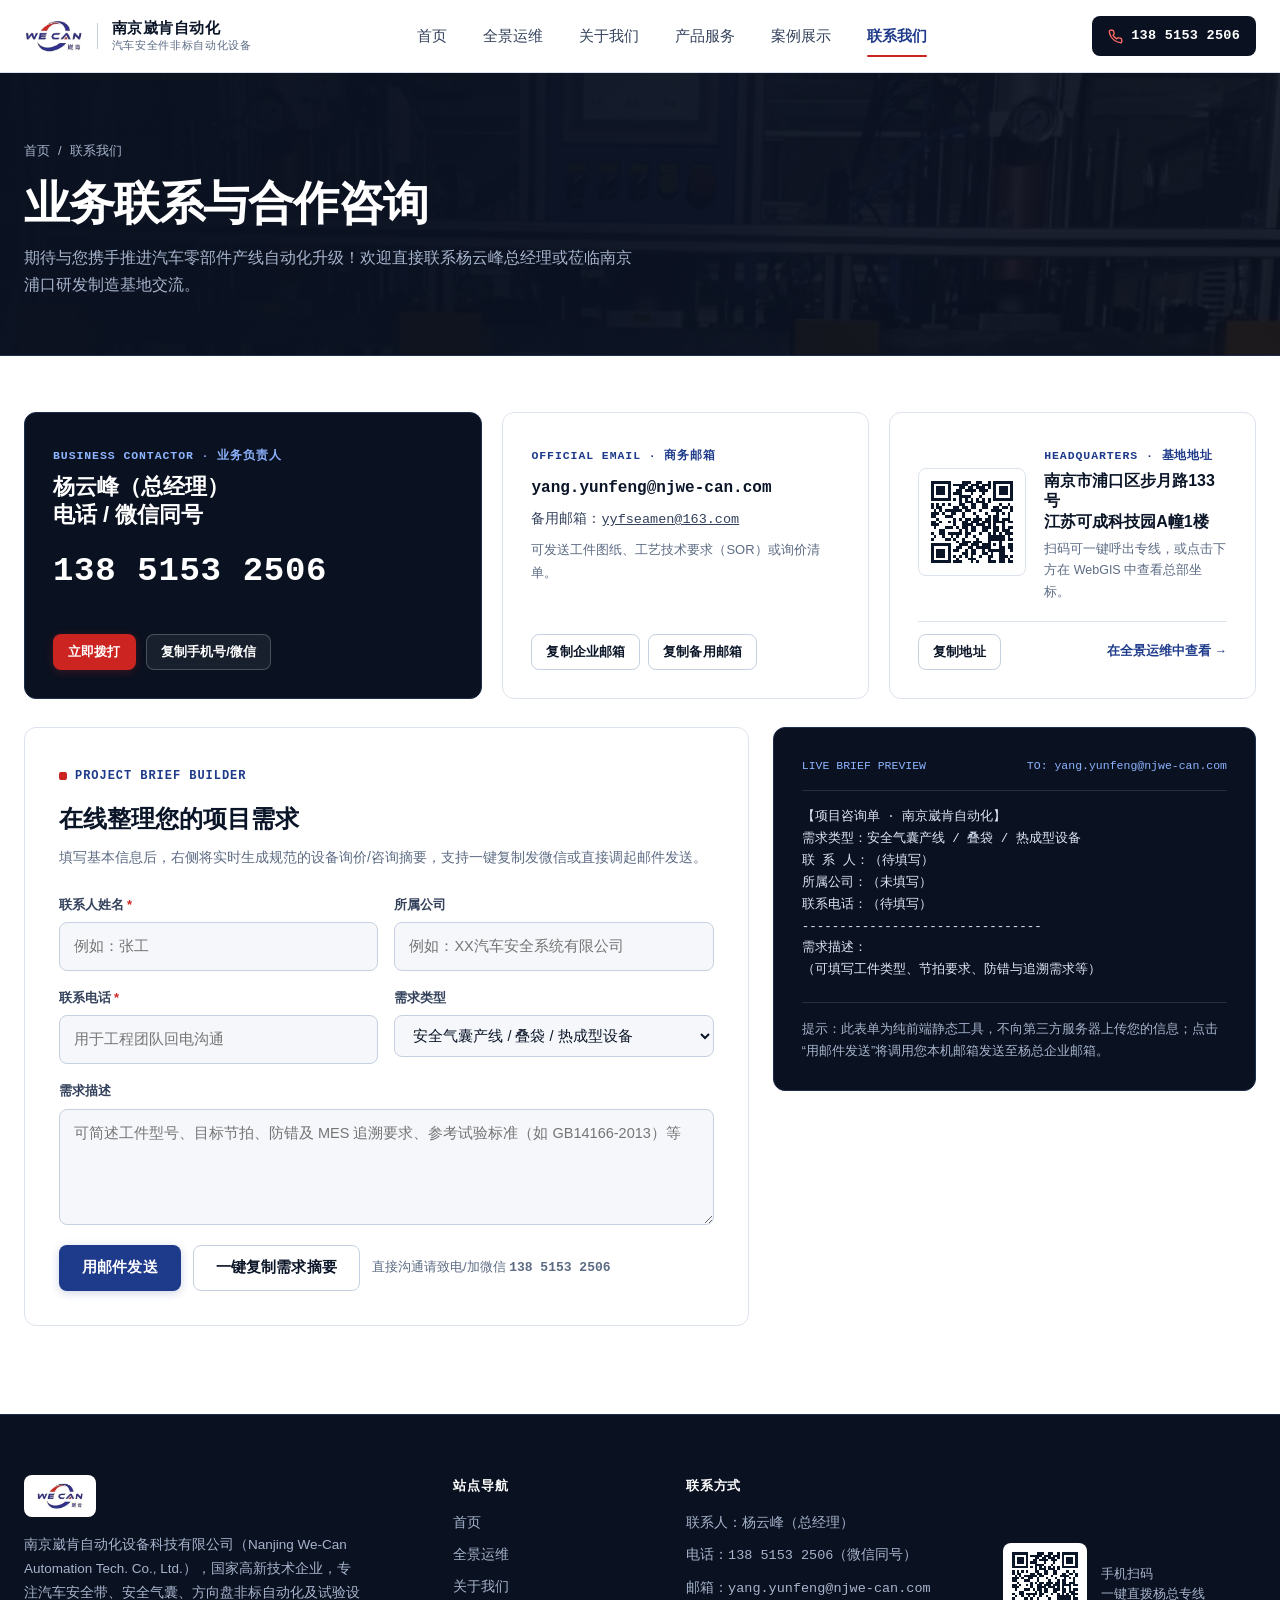
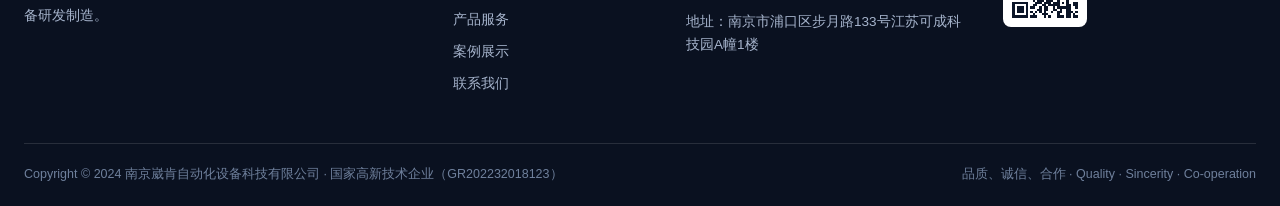
<file: contact.html>
<!DOCTYPE html>
<html lang="zh-CN">
<head>
  <meta charset="utf-8">
  <meta name="viewport" content="width=device-width, initial-scale=1">
  <title>联系我们 | 南京崴肯自动化设备科技有限公司</title>
  <meta name="description" content="业务联系：杨云峰（总经理），电话/微信 138 5153 2506，邮箱 yang.yunfeng@njwe-can.com / yyfseamen@163.com，地址：南京市浦口区步月路133号江苏可成科技园A幢1楼。">
  <link rel="icon" href="./img/logo.jpg">
  <link rel="stylesheet" href="./css/site.css?v=5.4">
</head>
<body>
  <header class="site-head" id="head">
    <div class="wrap">
      <a class="brand" href="./index.html" aria-label="南京崴肯自动化设备科技有限公司 首页">
        <span class="brand-mark"><img src="./img/logo-clean.png" alt="WE CAN 崴肯"></span>
        <span class="brand-sep" aria-hidden="true"></span>
        <span class="brand-text">
          <strong>南京崴肯自动化</strong>
          <small>汽车安全件非标自动化设备</small>
        </span>
      </a>
      <nav class="nav" id="nav" aria-label="主导航">
        <a href="./index.html">首页</a>
        <a href="./gis.html">全景运维</a>
        <a href="./about.html">关于我们</a>
        <a href="./services.html">产品服务</a>
        <a href="./cases.html">案例展示</a>
        <a href="./contact.html" aria-current="page">联系我们</a>
      </nav>
      <div class="head-actions">
        <a class="call-btn" href="tel:13851532506" aria-label="致电 138 5153 2506">
          <svg viewBox="0 0 24 24" fill="none" stroke="currentColor" stroke-width="2.2" stroke-linecap="round" stroke-linejoin="round" aria-hidden="true"><path d="M22 16.9v3a2 2 0 0 1-2.2 2 19.8 19.8 0 0 1-8.6-3.1 19.5 19.5 0 0 1-6-6A19.8 19.8 0 0 1 2.1 4.2 2 2 0 0 1 4.1 2h3a2 2 0 0 1 2 1.7c.1.9.4 1.8.7 2.7a2 2 0 0 1-.5 2.1L8 9.8a16 16 0 0 0 6 6l1.3-1.3a2 2 0 0 1 2.1-.4c.9.3 1.8.6 2.7.7a2 2 0 0 1 1.7 2z"/></svg>
          <span class="mono">138 5153 2506</span>
        </a>
        <button class="menu-btn" type="button" aria-controls="nav" aria-expanded="false" aria-label="打开菜单">
          <svg viewBox="0 0 24 24" fill="none" stroke="currentColor" stroke-width="2" stroke-linecap="round" stroke-linejoin="round" aria-hidden="true"><path d="M4 7h16M4 12h16M4 17h16"/></svg>
        </button>
      </div>
    </div>
  </header>

  <main>
    <section class="page-hero">
      <div class="page-hero-bg" aria-hidden="true">
        <img src="./img/case-thermoform.jpg" alt="" style="object-position:center 32%">
      </div>
      <div class="wrap">
        <p class="crumb rv"><a href="./index.html">首页</a> / <span>联系我们</span></p>
        <h1 class="rv d1">业务联系与合作咨询</h1>
        <p class="sub rv d2">期待与您携手推进汽车零部件产线自动化升级！欢迎直接联系杨云峰总经理或莅临南京浦口研发制造基地交流。</p>
      </div>
    </section>

    <section class="sec" style="padding-top:16px">
      <div class="wrap">
        <div class="contact-cards">
          <div class="ccard hotline rv">
            <div>
              <span class="ccard-label">BUSINESS CONTACTOR · 业务负责人</span>
              <h2>杨云峰（总经理）<br>电话 / 微信同号</h2>
              <a class="phone-display" href="tel:13851532506">138 5153 2506</a>
            </div>
            <div style="display:flex;flex-wrap:wrap;gap:10px">
              <a class="btn btn-red btn-sm" href="tel:13851532506">立即拨打</a>
              <button type="button" class="btn btn-ghost-dark btn-sm" data-copy="13851532506" data-copy-msg="已复制手机号/微信号 138 5153 2506">复制手机号/微信</button>
            </div>
          </div>

          <div class="ccard rv d1">
            <div>
              <span class="ccard-label">OFFICIAL EMAIL · 商务邮箱</span>
              <p class="email-display"><a href="mailto:yang.yunfeng@njwe-can.com">yang.yunfeng@njwe-can.com</a></p>
              <p class="mono" style="margin-top:6px;font-size:13.5px;color:var(--ink-2)">备用邮箱：<a href="mailto:yyfseamen@163.com" style="text-decoration:underline">yyfseamen@163.com</a></p>
              <p style="margin-top:8px;font-size:13px;color:var(--ink-3)">可发送工件图纸、工艺技术要求（SOR）或询价清单。</p>
            </div>
            <div style="display:flex;flex-wrap:wrap;gap:8px">
              <button type="button" class="btn btn-outline btn-sm" data-copy="yang.yunfeng@njwe-can.com" data-copy-msg="已复制企业邮箱 yang.yunfeng@njwe-can.com">复制企业邮箱</button>
              <button type="button" class="btn btn-outline btn-sm" data-copy="yyfseamen@163.com" data-copy-msg="已复制备用邮箱 yyfseamen@163.com">复制备用邮箱</button>
            </div>
          </div>

          <div class="ccard rv d2">
            <div class="qr-box">
              <div class="qr-frame">
                <img src="./img/contact-qr.svg" alt="扫码拨打南京崴肯自动化电话 138 5153 2506">
              </div>
              <div>
                <span class="ccard-label">HEADQUARTERS · 基地地址</span>
                <h2 style="font-size:16px;margin-top:4px">南京市浦口区步月路133号<br>江苏可成科技园A幢1楼</h2>
                <p style="margin-top:6px;font-size:12.5px;color:var(--ink-3)">扫码可一键呼出专线，或点击下方在 WebGIS 中查看总部坐标。</p>
              </div>
            </div>
            <div style="display:flex;align-items:center;justify-content:space-between;gap:8px;border-top:1px solid var(--line);padding-top:12px">
              <button type="button" class="btn btn-outline btn-sm" data-copy="南京市浦口区步月路133号江苏可成科技园A幢1楼" data-copy-msg="已复制公司详细地址">复制地址</button>
              <a class="more-link" href="./gis.html" style="font-size:12.5px;padding:0">在全景运维中查看 →</a>
            </div>
          </div>
        </div>

        <!-- Interactive Demand Brief Workbench -->
        <div class="brief-grid">
          <div class="brief-form-card rv">
            <span class="eyebrow">PROJECT BRIEF BUILDER</span>
            <h2 style="margin-top:10px">在线整理您的项目需求</h2>
            <p>填写基本信息后，右侧将实时生成规范的设备询价/咨询摘要，支持一键复制发微信或直接调起邮件发送。</p>

            <form class="need-form" id="need-form">
              <div class="field">
                <label for="f-name">联系人姓名<em>*</em></label>
                <input id="f-name" name="name" autocomplete="name" placeholder="例如：张工" required>
              </div>
              <div class="field">
                <label for="f-company">所属公司</label>
                <input id="f-company" name="company" autocomplete="organization" placeholder="例如：XX汽车安全系统有限公司">
              </div>
              <div class="field">
                <label for="f-tel">联系电话<em>*</em></label>
                <input id="f-tel" name="tel" type="tel" autocomplete="tel" placeholder="用于工程团队回电沟通" required>
              </div>
              <div class="field">
                <label for="f-type">需求类型</label>
                <select id="f-type" name="type">
                  <option>安全气囊产线 / 叠袋 / 热成型设备</option>
                  <option>安全带产线（R200.2/R200RP/锁扣/压铆）</option>
                  <option>安全带试验设备（G值/疲劳/倾斜锁止）</option>
                  <option>方向盘装配生产线（SW Assembly Line）</option>
                  <option>3D 视觉 / 工业机器人智能化方案</option>
                  <option>工厂工艺改善 / 效率提升</option>
                </select>
              </div>
              <div class="field full">
                <label for="f-msg">需求描述</label>
                <textarea id="f-msg" name="msg" placeholder="可简述工件型号、目标节拍、防错及 MES 追溯要求、参考试验标准（如 GB14166-2013）等"></textarea>
              </div>
              <div class="form-actions">
                <button class="btn btn-primary" type="submit">用邮件发送</button>
                <button class="btn btn-outline" type="button" id="copy-brief-btn">一键复制需求摘要</button>
                <span style="font-size:13px;color:var(--ink-3)">直接沟通请致电/加微信 <strong class="mono">138 5153 2506</strong></span>
              </div>
            </form>
          </div>

          <aside class="brief-preview rv d1" aria-label="项目需求摘要实时预览">
            <div class="brief-preview-head">
              <span>LIVE BRIEF PREVIEW</span>
              <span>TO: yang.yunfeng@njwe-can.com</span>
            </div>
            <pre id="brief-preview-text"></pre>
            <div class="brief-preview-foot">
              提示：此表单为纯前端静态工具，不向第三方服务器上传您的信息；点击“用邮件发送”将调用您本机邮箱发送至杨总企业邮箱。
            </div>
          </aside>
        </div>
      </div>
    </section>
  </main>

  <footer class="site-foot">
    <div class="wrap foot-top">
      <div>
        <span class="foot-brand-badge"><img src="./img/logo.jpg" alt="WE CAN 崴肯"></span>
        <p class="foot-desc">南京崴肯自动化设备科技有限公司（Nanjing We-Can Automation Tech. Co., Ltd.），国家高新技术企业，专注汽车安全带、安全气囊、方向盘非标自动化及试验设备研发制造。</p>
      </div>
      <div>
        <h4>站点导航</h4>
        <ul class="foot-links">
          <li><a href="./index.html">首页</a></li>
          <li><a href="./gis.html">全景运维</a></li>
          <li><a href="./about.html">关于我们</a></li>
          <li><a href="./services.html">产品服务</a></li>
          <li><a href="./cases.html">案例展示</a></li>
          <li><a href="./contact.html">联系我们</a></li>
        </ul>
      </div>
      <div>
        <h4>联系方式</h4>
        <ul class="foot-links">
          <li>联系人：杨云峰（总经理）</li>
          <li><a href="tel:13851532506">电话：<span class="mono">138 5153 2506</span>（微信同号）</a></li>
          <li><a href="mailto:yang.yunfeng@njwe-can.com">邮箱：<span class="mono">yang.yunfeng@njwe-can.com</span></a></li>
          <li>地址：南京市浦口区步月路133号江苏可成科技园A幢1楼</li>
        </ul>
      </div>
      <div class="foot-qr">
        <div class="foot-qr-box"><img src="./img/contact-qr.svg" alt="扫码拨打咨询电话 138 5153 2506"></div>
        <span>手机扫码<br>一键直拨杨总专线</span>
      </div>
    </div>
    <div class="wrap foot-bot">
      <span>Copyright © 2024 南京崴肯自动化设备科技有限公司 · 国家高新技术企业（GR202232018123）</span>
      <span>品质、诚信、合作 · Quality · Sincerity · Co-operation</span>
    </div>
  </footer>
  <script src="./js/site.js?v=5.4"></script>
</body>
</html>
</file>
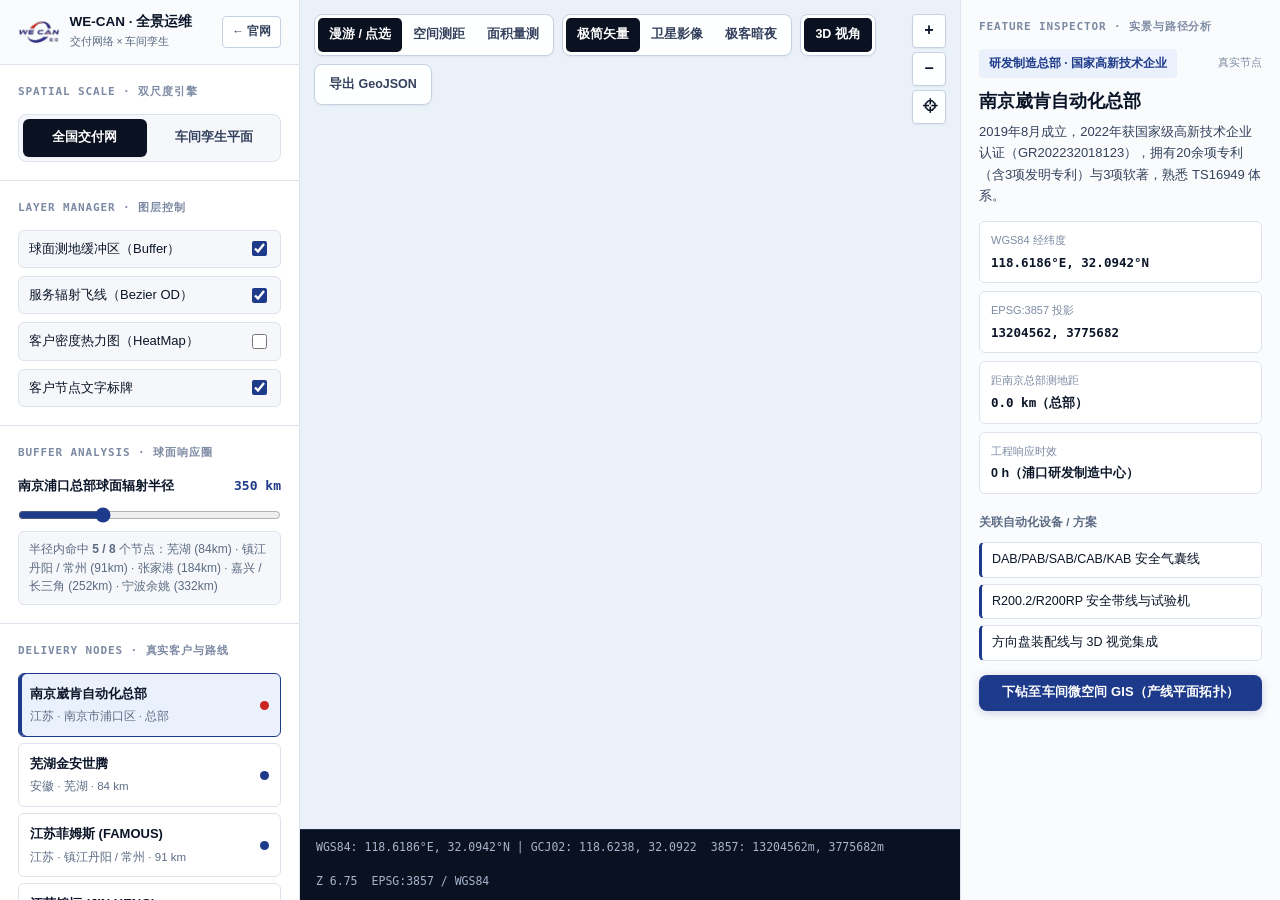
<file: gis.html>
<!DOCTYPE html>
<html lang="zh-CN">
<head>
  <meta charset="utf-8">
  <meta name="viewport" content="width=device-width, initial-scale=1">
  <title>全景运维平台 | 南京崴肯自动化设备科技有限公司</title>
  <meta name="description" content="南京崴肯自动化高德 2.0 3D WebGIS 空间运维与车间数字孪生工作台：WGS84/GCJ-02 坐标纠偏、真实高速驾车路径规划、球面测地缓冲区分析、测距测面与车间平面下钻。">
  <link rel="icon" href="./img/logo.jpg">
  <link rel="stylesheet" href="./css/site.css?v=6.1">
  <script>
    window._AMapSecurityConfig = { securityJsCode: '35853aa25bf0930619ee64a5d9ffb839' };
  </script>
  <script src="https://webapi.amap.com/maps?v=2.0&key=ff6947f6415014ed887023e7873afc8f&plugin=AMap.Driving,AMap.RangingTool,AMap.MouseTool,AMap.HeatMap,AMap.Scale"></script>
</head>
<body class="gis-body">
  <main class="wb-shell" aria-label="高德 2.0 WebGIS 空间分析工作台">
    <!-- Left Control Rail -->
    <aside class="wb-panel" aria-label="图层与空间分析控制面板">
      <div class="wb-brand-bar">
        <a class="wb-brand-link" href="./index.html" aria-label="返回南京崴肯自动化官网首页">
          <img src="./img/logo-clean.png" alt="WE CAN 崴肯">
          <div>
            <strong>WE-CAN · 全景运维</strong>
            <small>交付网络 × 车间孪生</small>
          </div>
        </a>
        <a class="wb-back-btn" href="./index.html" title="返回官网首页">← 官网</a>
      </div>

      <div class="wb-sec">
        <div class="wb-sec-title">
          <span>SPATIAL SCALE · 双尺度引擎</span>
        </div>
        <div class="wb-mode-tabs" role="tablist" aria-label="切换高德地理或车间平面视图">
          <button type="button" class="wb-mode-btn active" data-wb-mode="geo">全国交付网</button>
          <button type="button" class="wb-mode-btn" data-wb-mode="indoor">车间孪生平面</button>
        </div>
      </div>

      <div class="wb-sec">
        <div class="wb-sec-title">
          <span>LAYER MANAGER · 图层控制</span>
        </div>
        <div class="wb-layer-list" id="wb-geo-layers">
          <label class="wb-toggle"><span>球面测地缓冲区（Buffer）</span><input type="checkbox" data-wb-layer="buffers" checked></label>
          <label class="wb-toggle"><span>服务辐射飞线（Bezier OD）</span><input type="checkbox" data-wb-layer="odFlows" checked></label>
          <label class="wb-toggle"><span>客户密度热力图（HeatMap）</span><input type="checkbox" data-wb-layer="heatmap"></label>
          <label class="wb-toggle"><span>客户节点文字标牌</span><input type="checkbox" data-wb-layer="labels" checked></label>
        </div>
        <div class="wb-layer-list hidden" id="wb-indoor-layers">
          <label class="wb-toggle"><span>安全光栅电子围栏（Geofence）</span><input type="checkbox" data-wb-layer="indoorGeofence" checked></label>
          <label class="wb-toggle"><span>AGV 物流与产线拓扑路径</span><input type="checkbox" data-wb-layer="indoorAgv" checked></label>
          <label class="wb-toggle"><span>工位节拍负载热力图</span><input type="checkbox" data-wb-layer="indoorHeat"></label>
        </div>
      </div>

      <div class="wb-sec">
        <div class="wb-sec-title">
          <span>BUFFER ANALYSIS · 球面响应圈</span>
        </div>
        <div class="wb-slider-head">
          <span>南京浦口总部球面辐射半径</span>
          <span class="mono" id="wb-buf-val" style="color:var(--brand)">350 km</span>
        </div>
        <input type="range" id="wb-buf-slider" class="wb-slider" min="100" max="900" step="25" value="350" aria-label="调整工程响应缓冲区半径">
        <div class="wb-buf-summary" id="wb-buf-summary">计算中…</div>
      </div>

      <div class="wb-sec" style="border-bottom:0">
        <div class="wb-sec-title">
          <span>DELIVERY NODES · 真实客户与路线</span>
        </div>
        <div class="wb-site-list" id="wb-site-list"></div>
      </div>
    </aside>

    <!-- Center Interactive WebGIS Viewport -->
    <section class="wb-stage" aria-label="交互式高德 2.0 地图与车间平面视口">
      <div class="wb-canvas-wrap">
        <!-- Real AMap JS API 2.0 3D Map Container -->
        <div id="amap-container" class="amap-viewport"></div>
        <!-- Self-built Canvas 2D Indoor Workshop GIS (and offline fallback) -->
        <div id="indoor-canvas-wrap" class="indoor-canvas-wrap">
          <canvas id="gis-canvas"></canvas>
        </div>

        <!-- Floating Spatial Toolbar -->
        <div class="wb-toolbar">
          <div class="wb-tool-group" role="group" aria-label="空间分析工具">
            <button type="button" class="wb-tool-btn active" data-wb-tool="pan">漫游 / 点选</button>
            <button type="button" class="wb-tool-btn" data-wb-tool="measure">空间测距</button>
            <button type="button" class="wb-tool-btn" data-wb-tool="area" data-geo-only>面积量测</button>
          </div>
          <div class="wb-tool-group" role="group" aria-label="高德底图切换" data-geo-only>
            <button type="button" class="wb-tool-btn active" data-amap-style="light">极简矢量</button>
            <button type="button" class="wb-tool-btn" data-amap-style="satellite">卫星影像</button>
            <button type="button" class="wb-tool-btn" data-amap-style="dark">极客暗夜</button>
          </div>
          <div class="wb-tool-group" data-geo-only>
            <button type="button" class="wb-tool-btn active" id="wb-toggle-3d">3D 视角</button>
          </div>
          <div class="wb-tool-group">
            <button type="button" class="wb-tool-btn" id="wb-export-btn">导出 GeoJSON</button>
          </div>
        </div>

        <!-- Measure Readout Pill -->
        <div class="wb-measure-bar" id="wb-measure-bar">
          <span id="wb-measure-status">在地图上依次点击两点以上开始测量</span>
          <button type="button" id="wb-measure-clear">清除</button>
        </div>

        <!-- Zoom Controls -->
        <div class="gis-zoom-stack">
          <button type="button" class="gis-icon-btn" id="wb-zin" aria-label="放大">+</button>
          <button type="button" class="gis-icon-btn" id="wb-zout" aria-label="缩小">−</button>
          <button type="button" class="gis-icon-btn" id="wb-reset" aria-label="复位全图" title="复位全图">⌖</button>
        </div>
      </div>

      <!-- Bottom Multi-CRS Coordinate Telemetry Strip -->
      <div class="wb-statusbar">
        <div class="wb-status-left">
          <span id="wb-coord">WGS84: 118.6186°E, 32.0942°N | GCJ02: 118.6238, 32.0922</span>
          <span id="wb-merc">3857: 13204562m, 3775682m</span>
        </div>
        <div class="wb-status-right">
          <span id="wb-zoom">Z 6.75 · 俯仰 32°</span>
          <span id="wb-crs">AMap 2.0 (GCJ-02 ⇄ WGS84)</span>
        </div>
      </div>
    </section>

    <!-- Right Feature Inspector Drawer -->
    <aside class="wb-panel right" aria-label="要素属性与实时路径检查器">
      <div class="wb-sec" style="border-bottom:0">
        <div class="wb-sec-title">
          <span>FEATURE INSPECTOR · 实景与路径分析</span>
        </div>
        <div class="wb-inspector" id="wb-inspector"></div>
      </div>
    </aside>
  </main>

  <!-- RFC 7946 GeoJSON Modal -->
  <div class="geo-modal" id="geojson-modal" aria-hidden="true" role="dialog" aria-label="RFC 7946 GeoJSON 数据预览">
    <div class="geo-modal-box">
      <div class="geo-modal-head">
        <strong>RFC 7946 GeoJSON FeatureCollection（WGS84 基准 + 球面缓冲区）</strong>
        <div style="display:flex;gap:8px">
          <button type="button" class="btn btn-primary btn-sm" id="geojson-download">下载 .geojson</button>
          <button type="button" class="btn btn-ghost-dark btn-sm" id="geojson-close">关闭</button>
        </div>
      </div>
      <pre id="geojson-code"></pre>
    </div>
  </div>

  <script src="./js/gis-data.js?v=6.1"></script>
  <script src="./js/webgis-engine.js?v=6.1"></script>
  <script src="./js/amap-gis.js?v=6.1"></script>
  <script src="./js/site.js?v=6.1"></script>
</body>
</html>
</file>
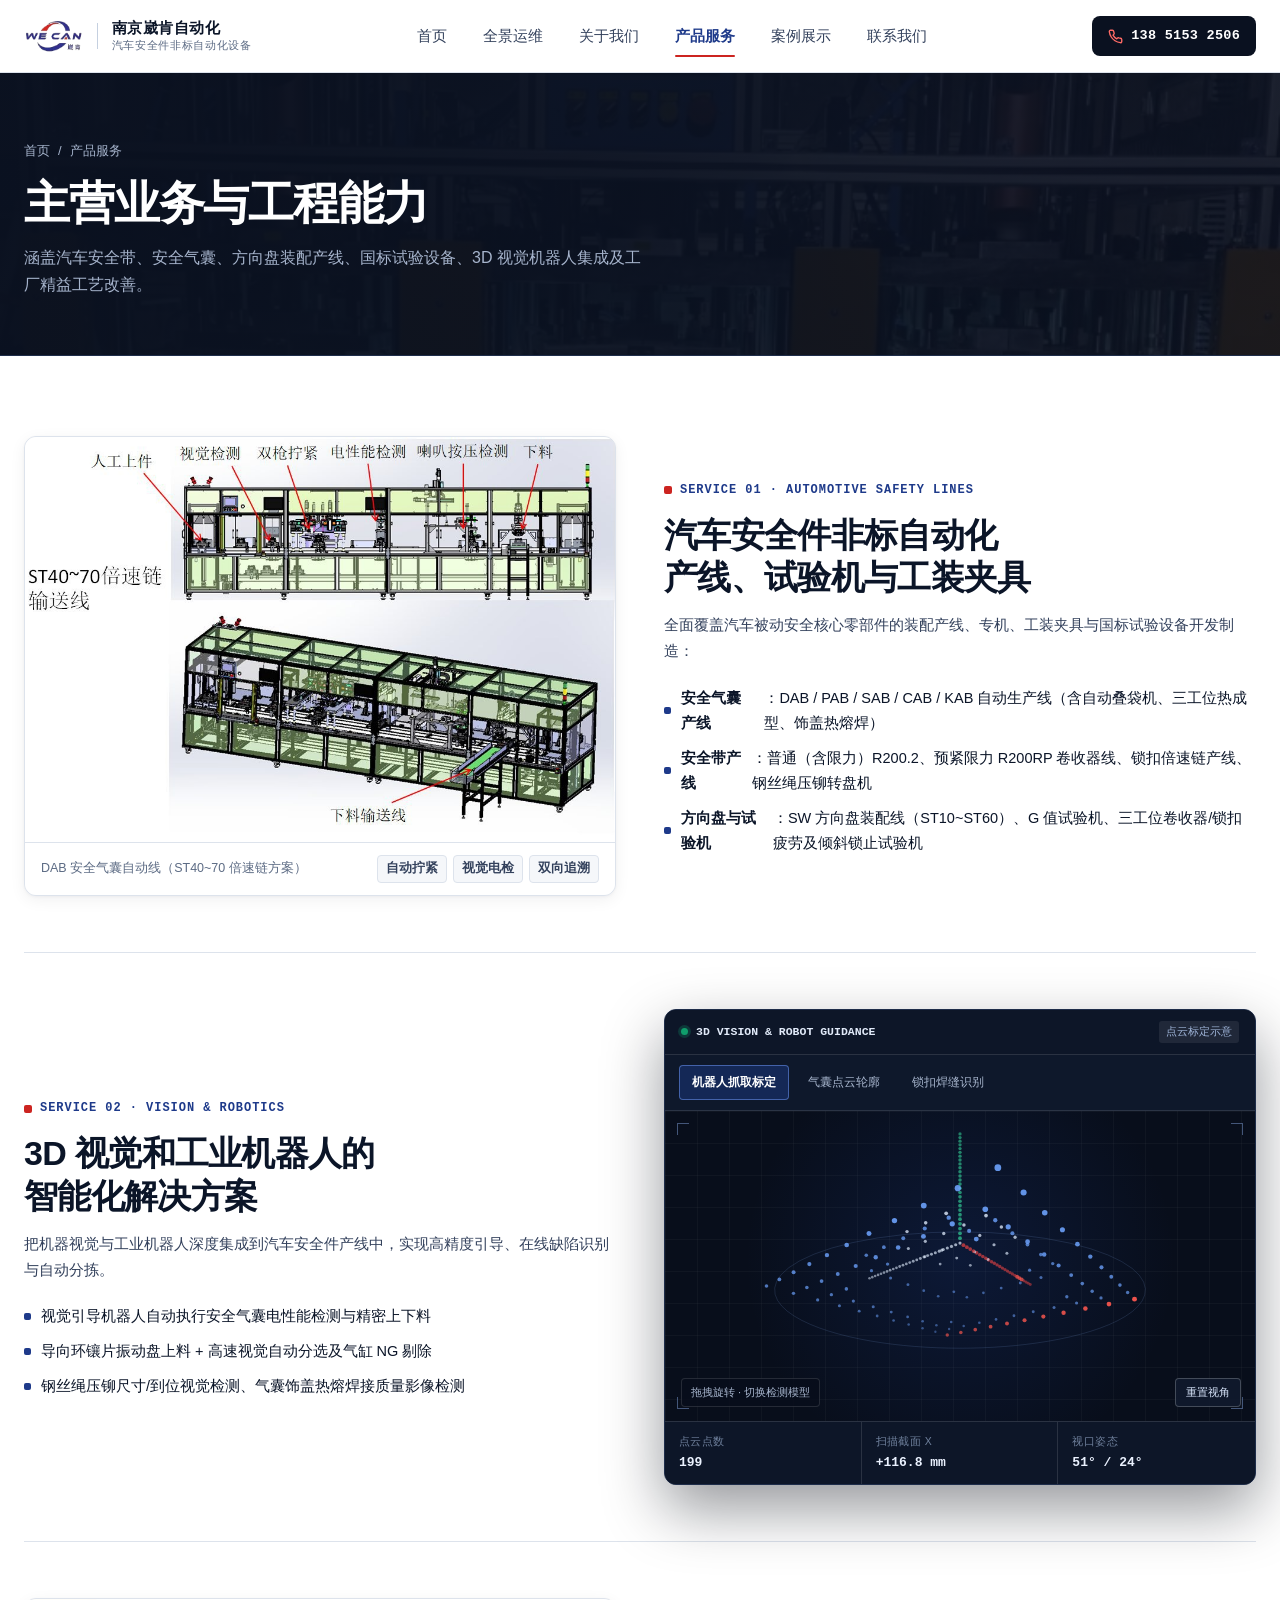
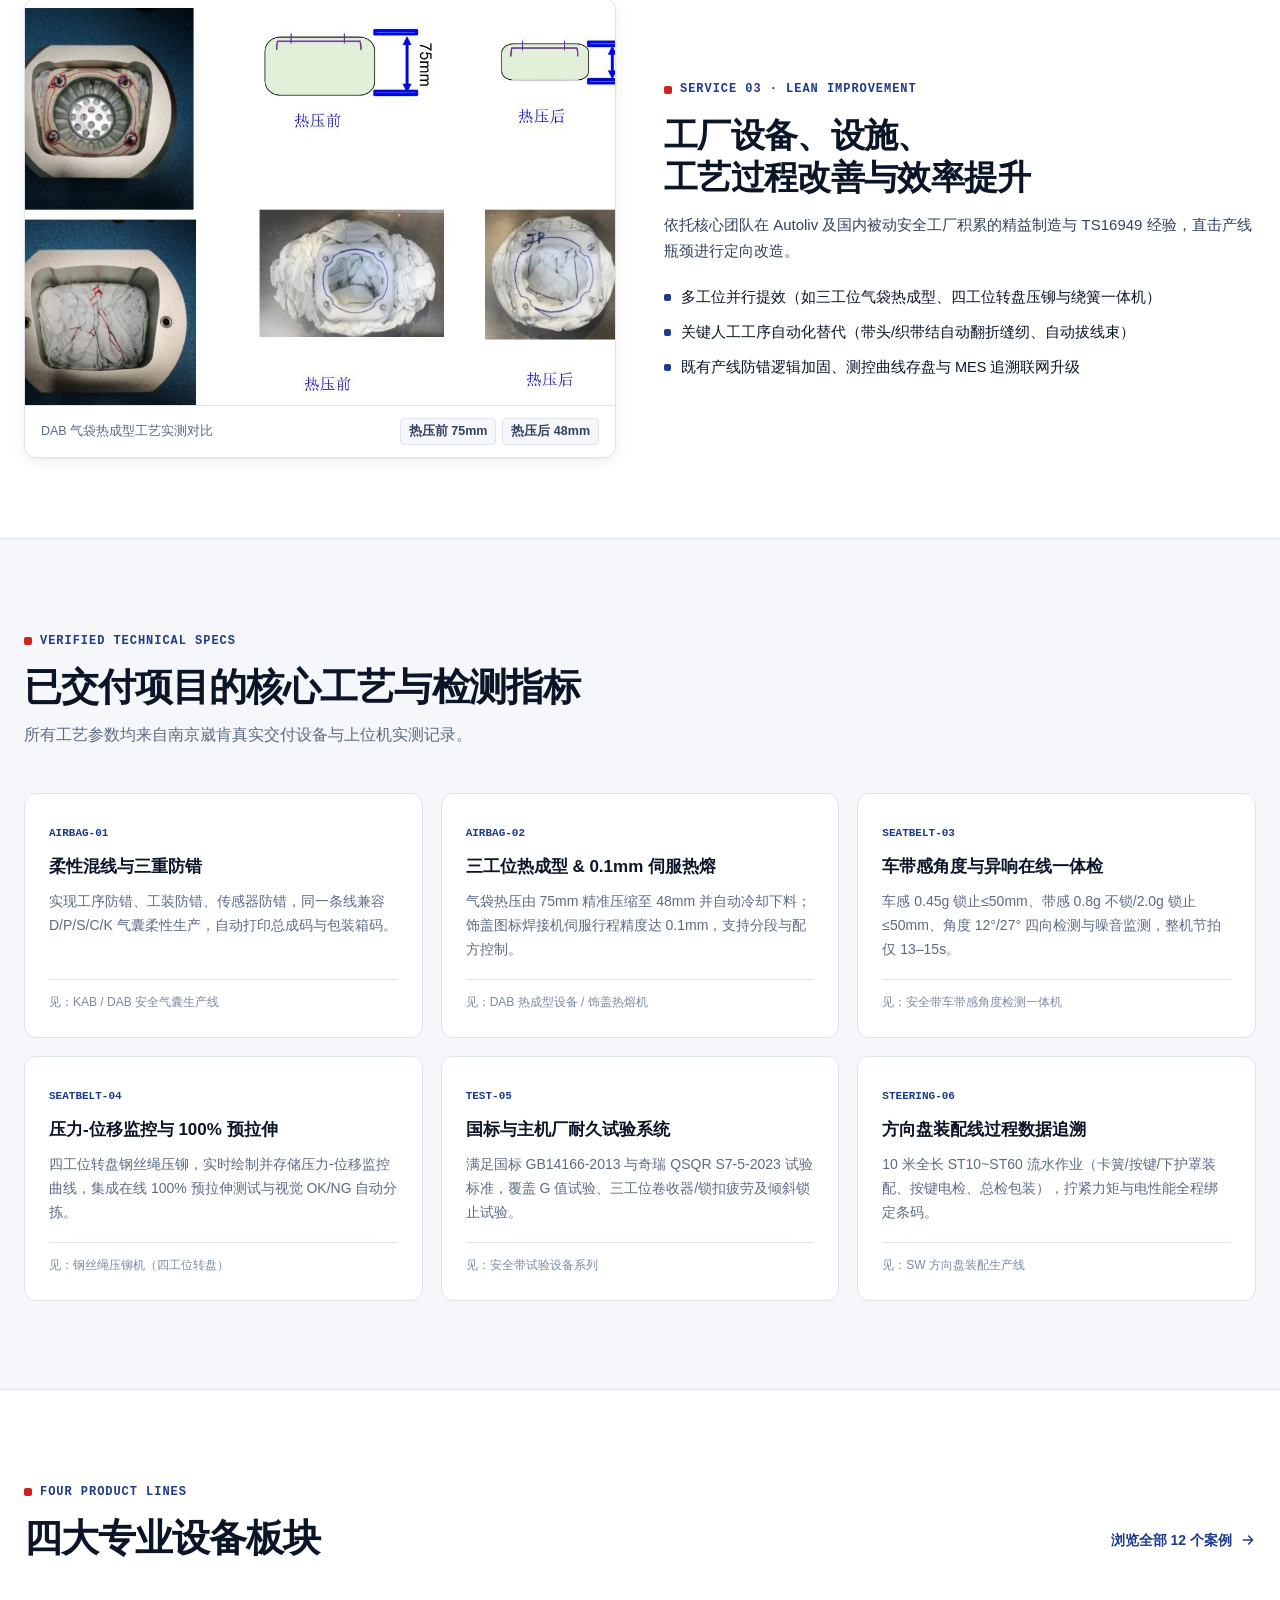
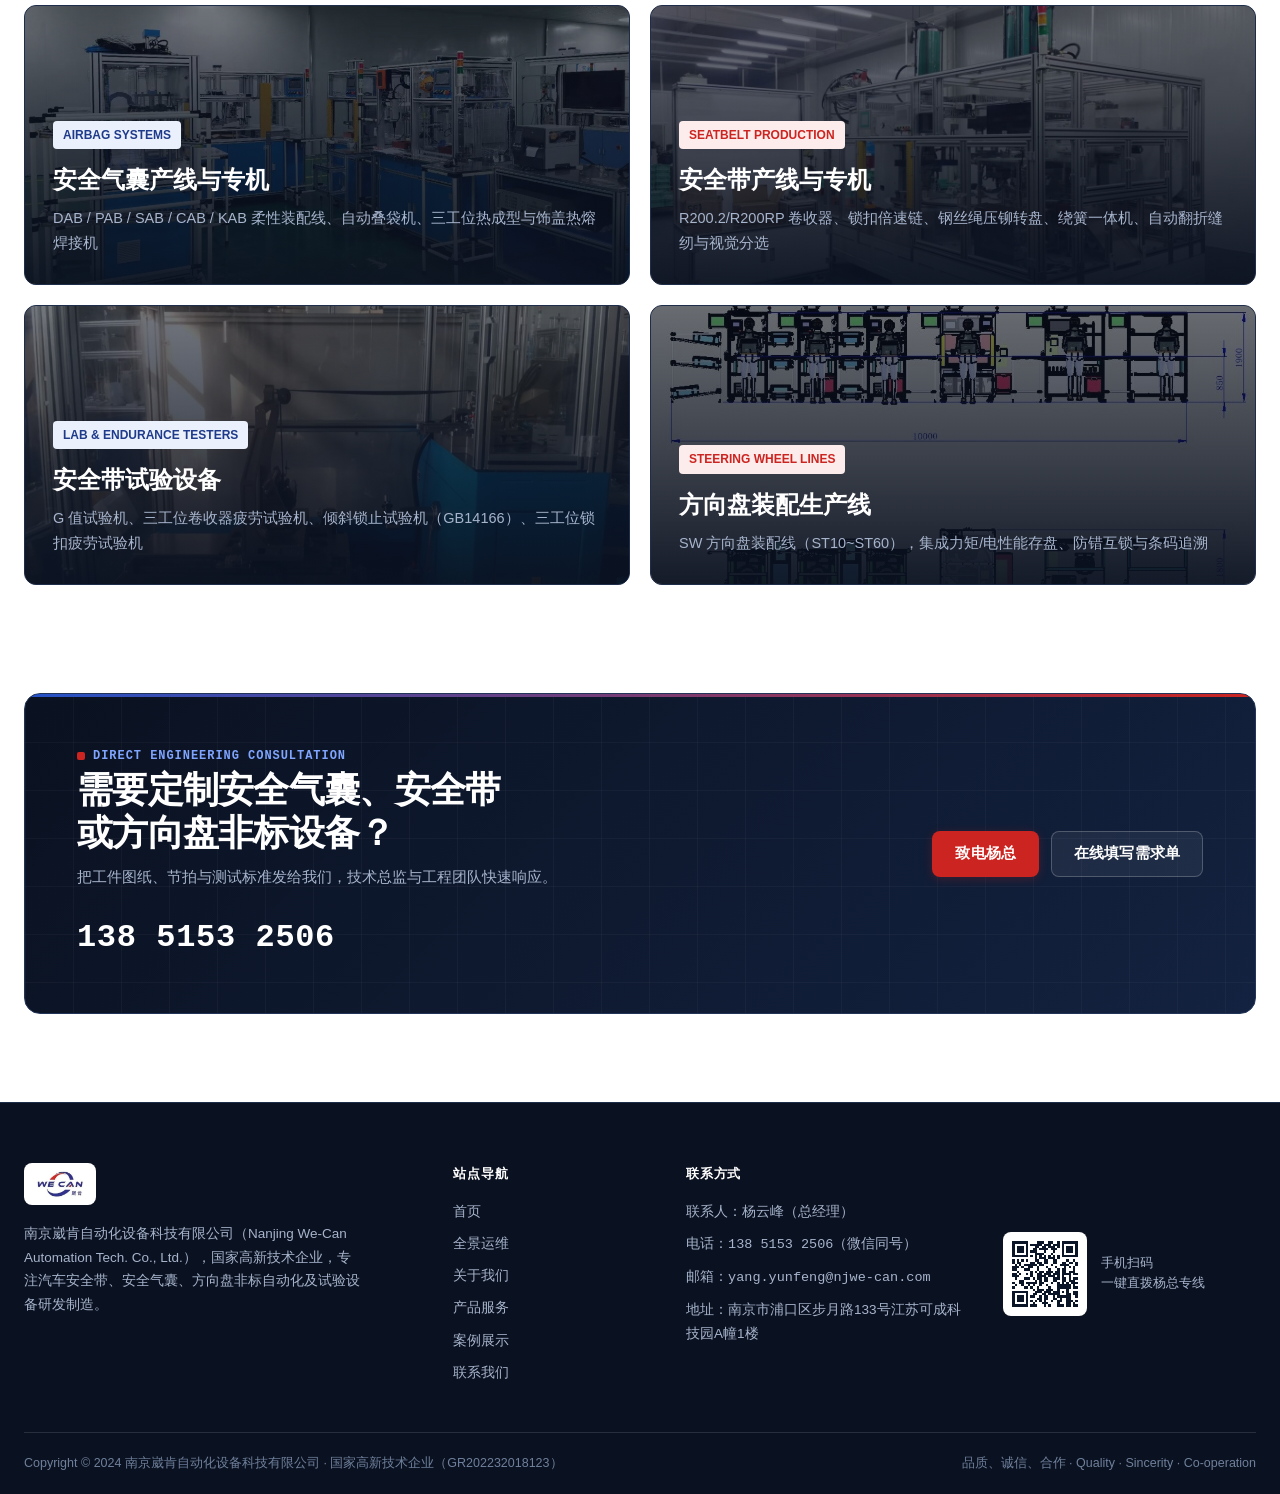
<file: services.html>
<!DOCTYPE html>
<html lang="zh-CN">
<head>
  <meta charset="utf-8">
  <meta name="viewport" content="width=device-width, initial-scale=1">
  <title>产品服务 | 南京崴肯自动化设备科技有限公司</title>
  <meta name="description" content="安全带产线(R200.2/R200RP/锁扣)、安全气囊产线(DAB/PAB/SAB/CAB/KAB)、方向盘产线、国标试验设备、3D视觉与机器人方案及工厂精益改善。">
  <link rel="icon" href="./img/logo.jpg">
  <link rel="stylesheet" href="./css/site.css?v=5.4">
</head>
<body>
  <header class="site-head" id="head">
    <div class="wrap">
      <a class="brand" href="./index.html" aria-label="南京崴肯自动化设备科技有限公司 首页">
        <span class="brand-mark"><img src="./img/logo-clean.png" alt="WE CAN 崴肯"></span>
        <span class="brand-sep" aria-hidden="true"></span>
        <span class="brand-text">
          <strong>南京崴肯自动化</strong>
          <small>汽车安全件非标自动化设备</small>
        </span>
      </a>
      <nav class="nav" id="nav" aria-label="主导航">
        <a href="./index.html">首页</a>
        <a href="./gis.html">全景运维</a>
        <a href="./about.html">关于我们</a>
        <a href="./services.html" aria-current="page">产品服务</a>
        <a href="./cases.html">案例展示</a>
        <a href="./contact.html">联系我们</a>
      </nav>
      <div class="head-actions">
        <a class="call-btn" href="tel:13851532506" aria-label="致电 138 5153 2506">
          <svg viewBox="0 0 24 24" fill="none" stroke="currentColor" stroke-width="2.2" stroke-linecap="round" stroke-linejoin="round" aria-hidden="true"><path d="M22 16.9v3a2 2 0 0 1-2.2 2 19.8 19.8 0 0 1-8.6-3.1 19.5 19.5 0 0 1-6-6A19.8 19.8 0 0 1 2.1 4.2 2 2 0 0 1 4.1 2h3a2 2 0 0 1 2 1.7c.1.9.4 1.8.7 2.7a2 2 0 0 1-.5 2.1L8 9.8a16 16 0 0 0 6 6l1.3-1.3a2 2 0 0 1 2.1-.4c.9.3 1.8.6 2.7.7a2 2 0 0 1 1.7 2z"/></svg>
          <span class="mono">138 5153 2506</span>
        </a>
        <button class="menu-btn" type="button" aria-controls="nav" aria-expanded="false" aria-label="打开菜单">
          <svg viewBox="0 0 24 24" fill="none" stroke="currentColor" stroke-width="2" stroke-linecap="round" stroke-linejoin="round" aria-hidden="true"><path d="M4 7h16M4 12h16M4 17h16"/></svg>
        </button>
      </div>
    </div>
  </header>

  <main>
    <section class="page-hero">
      <div class="page-hero-bg" aria-hidden="true">
        <img src="./img/case-thermoform.jpg" alt="" style="object-position:center 40%">
      </div>
      <div class="wrap">
        <p class="crumb rv"><a href="./index.html">首页</a> / <span>产品服务</span></p>
        <h1 class="rv d1">主营业务与工程能力</h1>
        <p class="sub rv d2">涵盖汽车安全带、安全气囊、方向盘装配产线、国标试验设备、3D 视觉机器人集成及工厂精益工艺改善。</p>
      </div>
    </section>

    <section class="sec" style="padding-top:24px;padding-bottom:24px">
      <div class="wrap">
        <!-- Pillar 01: Automotive Non-standard Equipment -->
        <div class="split-sec svc-row" id="automotive">
          <div class="split-media">
            <div class="media-frame rv">
              <img src="./img/case-dab-autoline.jpg" alt="DAB 安全气囊自动倍速链整线工程方案">
              <div class="media-caption">
                <span>DAB 安全气囊自动线（ST40~70 倍速链方案）</span>
                <span class="media-tags"><span>自动拧紧</span><span>视觉电检</span><span>双向追溯</span></span>
              </div>
            </div>
          </div>
          <div class="prose">
            <span class="eyebrow rv">SERVICE 01 · AUTOMOTIVE SAFETY LINES</span>
            <h2 class="rv d1">汽车安全件非标自动化<br>产线、试验机与工装夹具</h2>
            <p class="rv d1">全面覆盖汽车被动安全核心零部件的装配产线、专机、工装夹具与国标试验设备开发制造：</p>
            <ul class="feat-list rv d2">
              <li><strong>安全气囊产线</strong>：DAB / PAB / SAB / CAB / KAB 自动生产线（含自动叠袋机、三工位热成型、饰盖热熔焊）</li>
              <li><strong>安全带产线</strong>：普通（含限力）R200.2、预紧限力 R200RP 卷收器线、锁扣倍速链产线、钢丝绳压铆转盘机</li>
              <li><strong>方向盘与试验机</strong>：SW 方向盘装配线（ST10~ST60）、G 值试验机、三工位卷收器/锁扣疲劳及倾斜锁止试验机</li>
            </ul>
          </div>
        </div>

        <!-- Pillar 02: 3D Vision & Robotics -->
        <div class="split-sec rev svc-row" id="vision">
          <div class="split-media">
            <div class="cad-stage rv" data-default-mode="robot" aria-label="3D视觉点云交互演示">
              <div class="cad-bar">
                <span class="cad-title"><i class="cad-dot" aria-hidden="true"></i>3D VISION &amp; ROBOT GUIDANCE</span>
                <span class="cad-tag">点云标定示意</span>
              </div>
              <div class="cad-modes" role="tablist">
                <button type="button" class="cad-mode-btn active" data-mode="robot">机器人抓取标定</button>
                <button type="button" class="cad-mode-btn" data-mode="airbag">气囊点云轮廓</button>
                <button type="button" class="cad-mode-btn" data-mode="buckle">锁扣焊缝识别</button>
              </div>
              <div class="cad-viewport" style="height:310px">
                <canvas id="cloud2" aria-hidden="true"></canvas>
                <span class="cad-corner tl" aria-hidden="true"></span>
                <span class="cad-corner tr" aria-hidden="true"></span>
                <span class="cad-corner bl" aria-hidden="true"></span>
                <span class="cad-corner br" aria-hidden="true"></span>
                <span class="cad-hint">拖拽旋转 · 切换检测模型</span>
                <button type="button" class="cad-reset">重置视角</button>
              </div>
              <div class="cad-telemetry">
                <div><span>点云点数</span><strong data-cad-pts>0</strong></div>
                <div><span>扫描截面 X</span><strong data-cad-scan>+0.0 mm</strong></div>
                <div><span>视口姿态</span><strong data-cad-angle>0° / 0°</strong></div>
              </div>
            </div>
          </div>
          <div class="prose">
            <span class="eyebrow rv">SERVICE 02 · VISION &amp; ROBOTICS</span>
            <h2 class="rv d1">3D 视觉和工业机器人的<br>智能化解决方案</h2>
            <p class="rv d1">把机器视觉与工业机器人深度集成到汽车安全件产线中，实现高精度引导、在线缺陷识别与自动分拣。</p>
            <ul class="feat-list rv d2">
              <li>视觉引导机器人自动执行安全气囊电性能检测与精密上下料</li>
              <li>导向环镶片振动盘上料 + 高速视觉自动分选及气缸 NG 剔除</li>
              <li>钢丝绳压铆尺寸/到位视觉检测、气囊饰盖热熔焊接质量影像检测</li>
            </ul>
          </div>
        </div>

        <!-- Pillar 03: Process Improvement -->
        <div class="split-sec svc-row" id="efficiency">
          <div class="split-media">
            <div class="media-frame rv">
              <img src="./img/case-thermoform-result.jpg" alt="DAB 气袋热成型实测效果：热压前75mm压缩至热压后48mm">
              <div class="media-caption">
                <span>DAB 气袋热成型工艺实测对比</span>
                <span class="media-tags"><span>热压前 75mm</span><span>热压后 48mm</span></span>
              </div>
            </div>
          </div>
          <div class="prose">
            <span class="eyebrow rv">SERVICE 03 · LEAN IMPROVEMENT</span>
            <h2 class="rv d1">工厂设备、设施、<br>工艺过程改善与效率提升</h2>
            <p class="rv d1">依托核心团队在 Autoliv 及国内被动安全工厂积累的精益制造与 TS16949 经验，直击产线瓶颈进行定向改造。</p>
            <ul class="feat-list rv d2">
              <li>多工位并行提效（如三工位气袋热成型、四工位转盘压铆与绕簧一体机）</li>
              <li>关键人工工序自动化替代（带头/织带结自动翻折缝纫、自动拔线束）</li>
              <li>既有产线防错逻辑加固、测控曲线存盘与 MES 追溯联网升级</li>
            </ul>
          </div>
        </div>
      </div>
    </section>

    <!-- Engineering Capabilities Matrix -->
    <section class="sec sec-subtle">
      <div class="wrap">
        <div class="sec-head">
          <div>
            <span class="eyebrow rv">VERIFIED TECHNICAL SPECS</span>
            <h2 class="sec-title rv d1">已交付项目的核心工艺与检测指标</h2>
            <p class="sec-lead rv d1">所有工艺参数均来自南京崴肯真实交付设备与上位机实测记录。</p>
          </div>
        </div>
        <div class="caps-grid">
          <div class="cap-card rv">
            <div>
              <span class="cap-code">AIRBAG-01</span>
              <h3>柔性混线与三重防错</h3>
              <p>实现工序防错、工装防错、传感器防错，同一条线兼容 D/P/S/C/K 气囊柔性生产，自动打印总成码与包装箱码。</p>
            </div>
            <span class="cap-src">见：KAB / DAB 安全气囊生产线</span>
          </div>
          <div class="cap-card rv d1">
            <div>
              <span class="cap-code">AIRBAG-02</span>
              <h3>三工位热成型 &amp; 0.1mm 伺服热熔</h3>
              <p>气袋热压由 75mm 精准压缩至 48mm 并自动冷却下料；饰盖图标焊接机伺服行程精度达 0.1mm，支持分段与配方控制。</p>
            </div>
            <span class="cap-src">见：DAB 热成型设备 / 饰盖热熔机</span>
          </div>
          <div class="cap-card rv d2">
            <div>
              <span class="cap-code">SEATBELT-03</span>
              <h3>车带感角度与异响在线一体检</h3>
              <p>车感 0.45g 锁止≤50mm、带感 0.8g 不锁/2.0g 锁止≤50mm、角度 12°/27° 四向检测与噪音监测，整机节拍仅 13–15s。</p>
            </div>
            <span class="cap-src">见：安全带车带感角度检测一体机</span>
          </div>
          <div class="cap-card rv">
            <div>
              <span class="cap-code">SEATBELT-04</span>
              <h3>压力-位移监控与 100% 预拉伸</h3>
              <p>四工位转盘钢丝绳压铆，实时绘制并存储压力-位移监控曲线，集成在线 100% 预拉伸测试与视觉 OK/NG 自动分拣。</p>
            </div>
            <span class="cap-src">见：钢丝绳压铆机（四工位转盘）</span>
          </div>
          <div class="cap-card rv d1">
            <div>
              <span class="cap-code">TEST-05</span>
              <h3>国标与主机厂耐久试验系统</h3>
              <p>满足国标 GB14166-2013 与奇瑞 QSQR S7-5-2023 试验标准，覆盖 G 值试验、三工位卷收器/锁扣疲劳及倾斜锁止试验。</p>
            </div>
            <span class="cap-src">见：安全带试验设备系列</span>
          </div>
          <div class="cap-card rv d2">
            <div>
              <span class="cap-code">STEERING-06</span>
              <h3>方向盘装配线过程数据追溯</h3>
              <p>10 米全长 ST10~ST60 流水作业（卡簧/按键/下护罩装配、按键电检、总检包装），拧紧力矩与电性能全程绑定条码。</p>
            </div>
            <span class="cap-src">见：SW 方向盘装配生产线</span>
          </div>
        </div>
      </div>
    </section>

    <!-- Four Business Domains -->
    <section class="sec">
      <div class="wrap">
        <div class="sec-head">
          <div>
            <span class="eyebrow rv">FOUR PRODUCT LINES</span>
            <h2 class="sec-title rv d1">四大专业设备板块</h2>
          </div>
          <a class="more-link rv" href="./cases.html">
            浏览全部 12 个案例
            <svg viewBox="0 0 24 24" fill="none" stroke="currentColor" stroke-width="2.2" stroke-linecap="round" stroke-linejoin="round" aria-hidden="true"><path d="M5 12h14M13 6l6 6-6 6"/></svg>
          </a>
        </div>

        <div class="domains-grid">
          <a class="domain-card rv" href="./cases.html#c1">
            <img src="./img/case-airbag-line.jpg" alt="安全气囊生产线与专机">
            <div class="domain-card-body">
              <span class="chip">AIRBAG SYSTEMS</span>
              <h3 style="margin-top:10px">安全气囊产线与专机</h3>
              <p>DAB / PAB / SAB / CAB / KAB 柔性装配线、自动叠袋机、三工位热成型与饰盖热熔焊接机</p>
            </div>
          </a>
          <a class="domain-card rv d1" href="./cases.html#c4">
            <img src="./img/case-cable-stamping.jpg" alt="安全带生产与检测设备">
            <div class="domain-card-body">
              <span class="chip belt">SEATBELT PRODUCTION</span>
              <h3 style="margin-top:10px">安全带产线与专机</h3>
              <p>R200.2/R200RP 卷收器、锁扣倍速链、钢丝绳压铆转盘、绕簧一体机、自动翻折缝纫与视觉分选</p>
            </div>
          </a>
          <a class="domain-card rv" href="./cases.html#c9">
            <img src="./img/case-g-tester.jpg" alt="安全带国标试验设备">
            <div class="domain-card-body">
              <span class="chip">LAB &amp; ENDURANCE TESTERS</span>
              <h3 style="margin-top:10px">安全带试验设备</h3>
              <p>G 值试验机、三工位卷收器疲劳试验机、倾斜锁止试验机（GB14166）、三工位锁扣疲劳试验机</p>
            </div>
          </a>
          <a class="domain-card rv d1" href="./cases.html#c12">
            <img src="./img/case-sw-line.jpg" alt="方向盘装配生产线">
            <div class="domain-card-body">
              <span class="chip belt">STEERING WHEEL LINES</span>
              <h3 style="margin-top:10px">方向盘装配生产线</h3>
              <p>SW 方向盘装配线（ST10~ST60），集成力矩/电性能存盘、防错互锁与条码追溯</p>
            </div>
          </a>
        </div>
      </div>
    </section>

    <div class="cta-wrap">
      <div class="wrap">
        <div class="cta-card rv">
          <div>
            <span class="eyebrow on-dark">DIRECT ENGINEERING CONSULTATION</span>
            <h2>需要定制安全气囊、安全带<br>或方向盘非标设备？</h2>
            <p>把工件图纸、节拍与测试标准发给我们，技术总监与工程团队快速响应。</p>
            <a class="cta-phone" href="tel:13851532506">138 5153 2506</a>
          </div>
          <div class="cta-actions">
            <a class="btn btn-red" href="tel:13851532506">致电杨总</a>
            <a class="btn btn-ghost-dark" href="./contact.html">在线填写需求单</a>
          </div>
        </div>
      </div>
    </div>
  </main>

  <footer class="site-foot">
    <div class="wrap foot-top">
      <div>
        <span class="foot-brand-badge"><img src="./img/logo.jpg" alt="WE CAN 崴肯"></span>
        <p class="foot-desc">南京崴肯自动化设备科技有限公司（Nanjing We-Can Automation Tech. Co., Ltd.），国家高新技术企业，专注汽车安全带、安全气囊、方向盘非标自动化及试验设备研发制造。</p>
      </div>
      <div>
        <h4>站点导航</h4>
        <ul class="foot-links">
          <li><a href="./index.html">首页</a></li>
          <li><a href="./gis.html">全景运维</a></li>
          <li><a href="./about.html">关于我们</a></li>
          <li><a href="./services.html">产品服务</a></li>
          <li><a href="./cases.html">案例展示</a></li>
          <li><a href="./contact.html">联系我们</a></li>
        </ul>
      </div>
      <div>
        <h4>联系方式</h4>
        <ul class="foot-links">
          <li>联系人：杨云峰（总经理）</li>
          <li><a href="tel:13851532506">电话：<span class="mono">138 5153 2506</span>（微信同号）</a></li>
          <li><a href="mailto:yang.yunfeng@njwe-can.com">邮箱：<span class="mono">yang.yunfeng@njwe-can.com</span></a></li>
          <li>地址：南京市浦口区步月路133号江苏可成科技园A幢1楼</li>
        </ul>
      </div>
      <div class="foot-qr">
        <div class="foot-qr-box"><img src="./img/contact-qr.svg" alt="扫码拨打咨询电话 138 5153 2506"></div>
        <span>手机扫码<br>一键直拨杨总专线</span>
      </div>
    </div>
    <div class="wrap foot-bot">
      <span>Copyright © 2024 南京崴肯自动化设备科技有限公司 · 国家高新技术企业（GR202232018123）</span>
      <span>品质、诚信、合作 · Quality · Sincerity · Co-operation</span>
    </div>
  </footer>
  <script src="./js/site.js?v=5.4"></script>
</body>
</html>
</file>
<file: css/site.css>
/* ==========================================================================
   南京崴肯自动化设备科技有限公司 (WE CAN 崴肯)
   Precision Industrial Design System — v4.0
   Aesthetic: Swiss / German Precision Automation Editorial
   ========================================================================== */

:root {
  /* Surfaces — Architectural Daylight + Precision Anodized Dark */
  --bg: #FFFFFF;
  --bg-subtle: #F5F7FA;
  --bg-muted: #EDF1F7;
  --surface: #FFFFFF;
  --dark: #0A1120;
  --dark-2: #111B2E;
  --dark-3: #18253E;

  /* Ink */
  --ink: #0B1528;
  --ink-2: #33415C;
  --ink-3: #5C6B84;
  --ink-muted: #7C8AA3;
  --ink-on-dark: #F1F5FB;
  --ink-on-dark-2: #A6B4CC;
  --ink-on-dark-3: #6F809C;

  /* Brand Palette — Derived directly from WE CAN 崴肯 official mark */
  --brand: #1E3A8A;
  --brand-hi: #2553C7;
  --brand-soft: #EBF1FC;
  --brand-tint: rgba(37, 83, 199, 0.08);
  --red: #CC2420;
  --red-hi: #E0312C;
  --red-soft: #FDECEC;
  --ok: #0F9D6B;
  --ok-soft: rgba(15, 157, 107, 0.14);
  --warn: #D97706;
  --warn-soft: rgba(217, 119, 6, 0.16);

  /* Hairlines & Structural Rules */
  --line: #DDE3EC;
  --line-strong: #C5D0E0;
  --line-dark: rgba(255, 255, 255, 0.12);
  --line-dark-strong: rgba(255, 255, 255, 0.22);

  /* Typography */
  --font-sans: "PingFang SC", "HarmonyOS Sans SC", "Microsoft YaHei UI", "Microsoft YaHei", "Noto Sans SC", -apple-system, BlinkMacSystemFont, sans-serif;
  --font-mono: "JetBrains Mono", "Bahnschrift", "DIN Alternate", "SFMono-Regular", "Consolas", monospace;

  /* Layout & Radius */
  --wrap: 1240px;
  --r-xs: 4px;
  --r-sm: 8px;
  --r-md: 12px;
  --r-lg: 16px;
  --nav-h: 72px;

  /* Shadows — restrained architectural elevation */
  --shadow-xs: 0 1px 2px rgba(11, 21, 40, 0.05);
  --shadow-sm: 0 4px 16px rgba(11, 21, 40, 0.06), 0 1px 3px rgba(11, 21, 40, 0.04);
  --shadow-md: 0 14px 36px rgba(11, 21, 40, 0.09), 0 2px 8px rgba(11, 21, 40, 0.04);
  --shadow-dark: 0 24px 60px rgba(4, 9, 20, 0.42);

  /* Motion */
  --ease: cubic-bezier(0.22, 1, 0.36, 1);
}

/* ================= Reset & Base ================= */
*,
*::before,
*::after {
  box-sizing: border-box;
}

html {
  scroll-behavior: smooth;
  text-size-adjust: 100%;
}

body {
  margin: 0;
  font-family: var(--font-sans);
  font-size: 15px;
  line-height: 1.72;
  color: var(--ink);
  background: var(--bg);
  -webkit-font-smoothing: antialiased;
  -moz-osx-font-smoothing: grayscale;
  overflow-x: hidden;
}

img,
svg {
  display: block;
  max-width: 100%;
}

a {
  color: inherit;
  text-decoration: none;
}

button,
input,
select,
textarea {
  font: inherit;
  color: inherit;
}

h1, h2, h3, h4, p, figure, ul, ol {
  margin: 0;
}

ul, ol {
  padding: 0;
  list-style: none;
}

::selection {
  background: var(--brand);
  color: #fff;
}

:focus-visible {
  outline: 2px solid var(--brand-hi);
  outline-offset: 3px;
  border-radius: 4px;
}

.wrap {
  width: min(var(--wrap), 100% - 48px);
  margin-inline: auto;
}

.mono,
.num {
  font-family: var(--font-mono);
  font-variant-numeric: tabular-nums;
}

.sr-only {
  position: absolute;
  width: 1px;
  height: 1px;
  overflow: hidden;
  clip: rect(0 0 0 0);
  white-space: nowrap;
}

/* ================= Scroll Progress Bar ================= */
.scroll-progress {
  position: fixed;
  top: 0;
  left: 0;
  height: 2.5px;
  width: 0%;
  background: linear-gradient(90deg, var(--brand) 0%, var(--brand-hi) 75%, var(--red) 100%);
  z-index: 120;
  pointer-events: none;
  transition: width 0.08s linear;
}

/* ================= Header & Navigation ================= */
.site-head {
  position: sticky;
  top: 0;
  z-index: 90;
  background: rgba(255, 255, 255, 0.92);
  backdrop-filter: blur(14px) saturate(1.2);
  -webkit-backdrop-filter: blur(14px) saturate(1.2);
  border-bottom: 1px solid var(--line);
  transition: box-shadow 0.25s var(--ease), background-color 0.25s var(--ease);
}

.site-head.scrolled {
  background: rgba(255, 255, 255, 0.97);
  box-shadow: 0 4px 20px rgba(11, 21, 40, 0.06);
}

.site-head .wrap {
  display: flex;
  align-items: center;
  justify-content: space-between;
  gap: 24px;
  height: var(--nav-h);
}

.brand {
  display: inline-flex;
  align-items: center;
  gap: 14px;
  flex: none;
}

.brand-mark {
  display: inline-flex;
  align-items: center;
  height: 36px;
}

.brand-mark img {
  height: 34px;
  width: auto;
  object-fit: contain;
}

.brand-sep {
  width: 1px;
  height: 26px;
  background: var(--line-strong);
}

.brand-text {
  display: flex;
  flex-direction: column;
  line-height: 1.2;
}

.brand-text strong {
  font-size: 15px;
  font-weight: 700;
  color: var(--ink);
  letter-spacing: 0.03em;
}

.brand-text small {
  font-size: 11px;
  color: var(--ink-3);
  letter-spacing: 0.06em;
  margin-top: 2px;
}

.nav {
  display: flex;
  align-items: center;
  gap: 6px;
}

.nav a {
  position: relative;
  padding: 8px 15px;
  font-size: 14.5px;
  font-weight: 500;
  color: var(--ink-2);
  border-radius: var(--r-xs);
  transition: color 0.2s, background-color 0.2s;
}

.nav a:hover {
  color: var(--brand);
  background: var(--bg-subtle);
}

.nav a[aria-current="page"] {
  color: var(--brand);
  font-weight: 600;
}

.nav a[aria-current="page"]::after {
  content: "";
  position: absolute;
  left: 15px;
  right: 15px;
  bottom: -1px;
  height: 2px;
  background: var(--red);
  border-radius: 2px;
}

.head-actions {
  display: flex;
  align-items: center;
  gap: 12px;
  flex: none;
}

.call-btn {
  display: inline-flex;
  align-items: center;
  gap: 8px;
  height: 40px;
  padding: 0 16px;
  border-radius: var(--r-sm);
  background: var(--dark);
  color: #fff;
  font-size: 13.5px;
  font-weight: 600;
  letter-spacing: 0.02em;
  transition: background-color 0.2s var(--ease), transform 0.2s var(--ease);
}

.call-btn svg {
  width: 15px;
  height: 15px;
  color: #FF6B66;
}

.call-btn:hover {
  background: var(--brand);
  transform: translateY(-1px);
}

.menu-btn {
  display: none;
  align-items: center;
  justify-content: center;
  width: 40px;
  height: 40px;
  border: 1px solid var(--line);
  border-radius: var(--r-sm);
  background: #fff;
  color: var(--ink);
  cursor: pointer;
}

.menu-btn svg {
  width: 20px;
  height: 20px;
}

/* ================= Buttons ================= */
.btn {
  display: inline-flex;
  align-items: center;
  justify-content: center;
  gap: 9px;
  height: 46px;
  padding: 0 22px;
  border-radius: var(--r-sm);
  font-size: 14.5px;
  font-weight: 600;
  letter-spacing: 0.01em;
  border: 1px solid transparent;
  cursor: pointer;
  transition: background-color 0.2s var(--ease), border-color 0.2s var(--ease), color 0.2s var(--ease), transform 0.2s var(--ease), box-shadow 0.2s var(--ease);
  white-space: nowrap;
}

.btn svg {
  width: 16px;
  height: 16px;
  flex: none;
}

.btn-primary {
  background: var(--brand);
  color: #fff;
  box-shadow: 0 2px 10px rgba(30, 58, 138, 0.22);
}

.btn-primary:hover {
  background: var(--brand-hi);
  transform: translateY(-1px);
  box-shadow: 0 6px 18px rgba(37, 83, 199, 0.28);
}

.btn-red {
  background: var(--red);
  color: #fff;
  box-shadow: 0 2px 10px rgba(204, 36, 32, 0.24);
}

.btn-red:hover {
  background: var(--red-hi);
  transform: translateY(-1px);
  box-shadow: 0 6px 20px rgba(204, 36, 32, 0.34);
}

.btn-outline {
  background: #fff;
  color: var(--ink);
  border-color: var(--line-strong);
}

.btn-outline:hover {
  border-color: var(--brand);
  color: var(--brand);
  background: var(--brand-soft);
}

.btn-ghost-dark {
  background: rgba(255, 255, 255, 0.06);
  color: #fff;
  border-color: var(--line-dark-strong);
}

.btn-ghost-dark:hover {
  background: rgba(255, 255, 255, 0.14);
  border-color: rgba(255, 255, 255, 0.4);
}

.btn-sm {
  height: 36px;
  padding: 0 14px;
  font-size: 13px;
}

/* ================= Section Headings & Architectural Labels ================= */
.eyebrow {
  display: inline-flex;
  align-items: center;
  gap: 8px;
  font-family: var(--font-mono);
  font-size: 12px;
  font-weight: 600;
  letter-spacing: 0.08em;
  text-transform: uppercase;
  color: var(--brand);
}

.eyebrow::before {
  content: "";
  width: 8px;
  height: 8px;
  border-radius: 2px;
  background: var(--red);
  flex: none;
}

.eyebrow.on-dark {
  color: #7FA5FF;
}

.sec {
  padding: 88px 0;
}

.sec-subtle {
  background: var(--bg-subtle);
  border-top: 1px solid var(--line);
  border-bottom: 1px solid var(--line);
}

.sec-dark {
  background: var(--dark);
  color: var(--ink-on-dark);
}

.sec-head {
  display: flex;
  align-items: flex-end;
  justify-content: space-between;
  gap: 24px;
  margin-bottom: 44px;
}

.sec-title {
  font-size: clamp(28px, 3.2vw, 38px);
  font-weight: 700;
  line-height: 1.2;
  letter-spacing: -0.025em;
  color: var(--ink);
  margin-top: 12px;
}

.sec-dark .sec-title {
  color: #fff;
}

.sec-lead {
  margin-top: 12px;
  font-size: 15.5px;
  color: var(--ink-3);
  max-width: 600px;
}

.sec-dark .sec-lead {
  color: var(--ink-on-dark-2);
}

.more-link {
  display: inline-flex;
  align-items: center;
  gap: 8px;
  font-size: 14px;
  font-weight: 600;
  color: var(--brand);
  padding: 8px 0;
  border-bottom: 1.5px solid transparent;
  transition: border-color 0.2s, gap 0.2s;
  white-space: nowrap;
}

.more-link svg {
  width: 16px;
  height: 16px;
}

.more-link:hover {
  border-bottom-color: var(--brand);
  gap: 11px;
}

/* ================= HOME HERO — Split Precision Engineering Stage ================= */
.hero {
  position: relative;
  background:
    linear-gradient(to right, rgba(221, 227, 236, 0.35) 1px, transparent 1px) 0 0 / 64px 64px,
    linear-gradient(to bottom, rgba(221, 227, 236, 0.35) 1px, transparent 1px) 0 0 / 64px 64px,
    linear-gradient(180deg, #F8FAFD 0%, #FFFFFF 100%);
  border-bottom: 1px solid var(--line);
  padding: 56px 0 0;
}

.hero-grid {
  display: grid;
  grid-template-columns: minmax(0, 1.05fr) minmax(0, 0.95fr);
  gap: 44px;
  align-items: center;
  padding-bottom: 56px;
}

.hero-copy h1 {
  margin-top: 18px;
  font-size: clamp(34px, 4.3vw, 54px);
  font-weight: 800;
  line-height: 1.14;
  letter-spacing: -0.03em;
  color: var(--ink);
}

.hero-copy h1 .accent {
  color: var(--brand);
}

.hero-lead {
  margin-top: 20px;
  font-size: 16px;
  line-height: 1.8;
  color: var(--ink-2);
  max-width: 560px;
}

.hero-actions {
  display: flex;
  flex-wrap: wrap;
  gap: 12px;
  margin-top: 30px;
}

.hero-meta {
  display: flex;
  flex-wrap: wrap;
  align-items: center;
  gap: 20px;
  margin-top: 32px;
  padding-top: 22px;
  border-top: 1px solid var(--line);
}

.creed {
  display: inline-flex;
  align-items: center;
  gap: 10px;
  font-size: 13px;
  font-weight: 600;
  color: var(--ink-2);
}

.creed span {
  padding: 3px 10px;
  background: var(--bg-subtle);
  border: 1px solid var(--line);
  border-radius: var(--r-xs);
  letter-spacing: 0.12em;
}

.hero-cert {
  font-size: 13px;
  color: var(--ink-3);
  display: inline-flex;
  align-items: center;
  gap: 6px;
}

.hero-cert i {
  width: 6px;
  height: 6px;
  border-radius: 50%;
  background: var(--ok);
  display: inline-block;
}

/* ================= Interactive CAD 3D Point-Cloud Viewport ================= */
.cad-stage {
  background: var(--dark);
  border: 1px solid #1E2D4A;
  border-radius: var(--r-md);
  overflow: hidden;
  box-shadow: var(--shadow-dark);
  color: var(--ink-on-dark);
  display: flex;
  flex-direction: column;
}

.cad-bar {
  display: flex;
  align-items: center;
  justify-content: space-between;
  gap: 12px;
  padding: 11px 16px;
  background: #0D1628;
  border-bottom: 1px solid var(--line-dark);
  font-family: var(--font-mono);
  font-size: 11.5px;
  color: var(--ink-on-dark-2);
}

.cad-title {
  display: inline-flex;
  align-items: center;
  gap: 8px;
  font-weight: 600;
  color: #E2EBFA;
}

.cad-dot {
  width: 7px;
  height: 7px;
  border-radius: 50%;
  background: var(--ok);
  box-shadow: 0 0 0 3px rgba(15, 157, 107, 0.25);
}

.cad-tag {
  padding: 2px 7px;
  border-radius: 3px;
  background: rgba(255, 255, 255, 0.08);
  color: #9FB5D9;
  font-size: 10.5px;
}

.cad-modes {
  display: flex;
  gap: 6px;
  padding: 10px 14px;
  background: #0E182B;
  border-bottom: 1px solid var(--line-dark);
  overflow-x: auto;
}

.cad-mode-btn {
  padding: 6px 12px;
  border-radius: var(--r-xs);
  border: 1px solid transparent;
  background: transparent;
  color: var(--ink-on-dark-2);
  font-size: 12px;
  font-weight: 500;
  cursor: pointer;
  white-space: nowrap;
  transition: all 0.18s;
}

.cad-mode-btn:hover {
  color: #fff;
  background: rgba(255, 255, 255, 0.06);
}

.cad-mode-btn.active {
  background: rgba(37, 83, 199, 0.28);
  border-color: rgba(114, 158, 255, 0.5);
  color: #fff;
  font-weight: 600;
}

.cad-viewport {
  position: relative;
  height: 360px;
  background:
    radial-gradient(circle at 50% 48%, rgba(37, 83, 199, 0.16), transparent 64%),
    linear-gradient(to right, rgba(255, 255, 255, 0.03) 1px, transparent 1px) 0 0 / 32px 32px,
    linear-gradient(to bottom, rgba(255, 255, 255, 0.03) 1px, transparent 1px) 0 0 / 32px 32px,
    #080E1B;
  cursor: grab;
  user-select: none;
  touch-action: none;
}

.cad-viewport:active {
  cursor: grabbing;
}

.cad-viewport canvas {
  width: 100%;
  height: 100%;
  display: block;
}

/* Precision CAD corner ticks */
.cad-corner {
  position: absolute;
  width: 12px;
  height: 12px;
  pointer-events: none;
  border-color: rgba(140, 174, 235, 0.45);
  border-style: solid;
  border-width: 0;
}
.cad-corner.tl { top: 12px; left: 12px; border-top-width: 1.5px; border-left-width: 1.5px; }
.cad-corner.tr { top: 12px; right: 12px; border-top-width: 1.5px; border-right-width: 1.5px; }
.cad-corner.bl { bottom: 12px; left: 12px; border-bottom-width: 1.5px; border-left-width: 1.5px; }
.cad-corner.br { bottom: 12px; right: 12px; border-bottom-width: 1.5px; border-right-width: 1.5px; }

.cad-hint {
  position: absolute;
  left: 16px;
  bottom: 14px;
  padding: 4px 9px;
  border-radius: 4px;
  background: rgba(8, 14, 27, 0.78);
  border: 1px solid var(--line-dark);
  font-size: 11px;
  color: var(--ink-on-dark-2);
  pointer-events: none;
}

.cad-reset {
  position: absolute;
  right: 14px;
  bottom: 14px;
  padding: 4px 10px;
  border-radius: 4px;
  background: rgba(17, 27, 46, 0.88);
  border: 1px solid var(--line-dark-strong);
  color: #D5E2F8;
  font-size: 11px;
  cursor: pointer;
  transition: background 0.18s;
}

.cad-reset:hover {
  background: var(--brand);
  color: #fff;
  border-color: var(--brand-hi);
}

.cad-telemetry {
  display: grid;
  grid-template-columns: repeat(3, 1fr);
  border-top: 1px solid var(--line-dark);
  background: #0D1628;
}

.cad-telemetry > div {
  padding: 10px 14px;
  border-right: 1px solid var(--line-dark);
}

.cad-telemetry > div:last-child {
  border-right: 0;
}

.cad-telemetry span {
  display: block;
  font-size: 10.5px;
  color: var(--ink-on-dark-3);
  letter-spacing: 0.04em;
}

.cad-telemetry strong {
  display: block;
  margin-top: 2px;
  font-family: var(--font-mono);
  font-size: 13px;
  font-weight: 600;
  color: #EBF2FF;
}

/* ================= KPI Strip (Architectural Hairline Grid) ================= */
.kpi-strip {
  background: #fff;
  border-top: 1px solid var(--line);
}

.kpi-grid {
  display: grid;
  grid-template-columns: repeat(4, 1fr);
}

.kpi-item {
  padding: 28px 24px;
  border-right: 1px solid var(--line);
  position: relative;
}

.kpi-item:first-child {
  padding-left: 0;
}

.kpi-item:last-child {
  border-right: 0;
}

.kpi-val {
  font-family: var(--font-mono);
  font-size: clamp(30px, 3vw, 40px);
  font-weight: 700;
  line-height: 1.05;
  color: var(--ink);
  letter-spacing: -0.02em;
}

.kpi-val small {
  font-family: var(--font-sans);
  font-size: 15px;
  font-weight: 600;
  color: var(--brand);
  margin-left: 4px;
}

.kpi-label {
  margin-top: 8px;
  font-size: 13.5px;
  color: var(--ink-3);
}

/* Standalone boxed KPI card (about page) */
.kpi-box {
  background: #fff;
  border: 1px solid var(--line);
  border-radius: var(--r-md);
  overflow: hidden;
  box-shadow: var(--shadow-xs);
}

.kpi-box .kpi-item:first-child {
  padding-left: 24px;
}

/* ================= Capability Ticker (Restrained Technical Bar) ================= */
.cap-ticker {
  background: var(--dark);
  color: var(--ink-on-dark-2);
  border-bottom: 1px solid #1E2D4A;
  overflow: hidden;
  padding: 13px 0;
}

.cap-ticker-track {
  display: flex;
  width: max-content;
  gap: 32px;
  animation: ticker 34s linear infinite;
}

.cap-ticker:hover .cap-ticker-track {
  animation-play-state: paused;
}

.cap-ticker-track span {
  display: inline-flex;
  align-items: center;
  gap: 12px;
  font-size: 13px;
  font-weight: 500;
  letter-spacing: 0.04em;
  white-space: nowrap;
}

.cap-ticker-track span::before {
  content: "";
  width: 5px;
  height: 5px;
  background: var(--red);
  border-radius: 1px;
}

@keyframes ticker {
  from { transform: translateX(0); }
  to { transform: translateX(-50%); }
}

/* ================= Services Cards (Swiss Precision Bento) ================= */
.svc-grid {
  display: grid;
  grid-template-columns: repeat(3, 1fr);
  gap: 20px;
}

.svc-card {
  position: relative;
  display: flex;
  flex-direction: column;
  padding: 32px 28px;
  background: #fff;
  border: 1px solid var(--line);
  border-radius: var(--r-md);
  transition: border-color 0.25s var(--ease), transform 0.25s var(--ease), box-shadow 0.25s var(--ease);
  overflow: hidden;
}

.svc-card::before {
  content: "";
  position: absolute;
  top: 0;
  left: 0;
  right: 0;
  height: 3px;
  background: transparent;
  transition: background-color 0.25s;
}

.svc-card:hover {
  border-color: var(--brand-hi);
  transform: translateY(-4px);
  box-shadow: var(--shadow-md);
}

.svc-card:hover::before {
  background: var(--brand);
}

.svc-top {
  display: flex;
  align-items: center;
  justify-content: space-between;
  margin-bottom: 24px;
}

.svc-icon {
  width: 48px;
  height: 48px;
  border-radius: var(--r-sm);
  display: grid;
  place-items: center;
  background: var(--brand-soft);
  color: var(--brand);
  border: 1px solid rgba(30, 58, 138, 0.12);
}

.svc-icon.red {
  background: var(--red-soft);
  color: var(--red);
  border-color: rgba(204, 36, 32, 0.15);
}

.svc-icon.slate {
  background: var(--bg-muted);
  color: var(--ink);
  border-color: var(--line-strong);
}

.svc-icon svg {
  width: 24px;
  height: 24px;
}

.svc-idx {
  font-family: var(--font-mono);
  font-size: 12px;
  font-weight: 600;
  color: var(--ink-muted);
  letter-spacing: 0.08em;
}

.svc-card h3 {
  font-size: 19px;
  font-weight: 700;
  line-height: 1.38;
  color: var(--ink);
}

.svc-card p {
  margin-top: 12px;
  font-size: 14.5px;
  color: var(--ink-3);
  flex: 1;
}

.svc-foot {
  margin-top: 24px;
  padding-top: 16px;
  border-top: 1px solid var(--line);
  display: flex;
  align-items: center;
  justify-content: space-between;
  font-size: 13px;
  font-weight: 600;
  color: var(--brand);
}

.svc-foot svg {
  width: 15px;
  height: 15px;
  transition: transform 0.2s;
}

.svc-card:hover .svc-foot svg {
  transform: translateX(4px);
}

/* ================= Process Strip (01 咨询 / 02 研发 / 03 落地) ================= */
.process-grid {
  display: grid;
  grid-template-columns: repeat(3, 1fr);
  background: #fff;
  border: 1px solid var(--line);
  border-radius: var(--r-md);
  overflow: hidden;
  margin-top: 24px;
}

.process-step {
  display: flex;
  align-items: flex-start;
  gap: 16px;
  padding: 24px 26px;
  border-right: 1px solid var(--line);
}

.process-step:last-child {
  border-right: 0;
}

.step-num {
  font-family: var(--font-mono);
  font-size: 13px;
  font-weight: 700;
  color: var(--brand);
  background: var(--brand-soft);
  padding: 5px 10px;
  border-radius: var(--r-xs);
  flex: none;
  margin-top: 2px;
}

.process-step h4 {
  font-size: 16px;
  font-weight: 700;
  color: var(--ink);
}

.process-step p {
  margin-top: 4px;
  font-size: 13.5px;
  color: var(--ink-3);
}

/* ================= Full-Bleed Architectural Equipment Showcase Band ================= */
.equip-band {
  position: relative;
  min-height: 460px;
  display: flex;
  align-items: center;
  overflow: hidden;
  background: var(--dark);
  color: #fff;
}

.equip-band-bg {
  position: absolute;
  inset: 0;
}

.equip-band-bg img {
  width: 100%;
  height: 100%;
  object-fit: cover;
  object-position: center 45%;
  opacity: 0.48;
  transform: scale(1.03);
}

.equip-band-bg::after {
  content: "";
  position: absolute;
  inset: 0;
  background: linear-gradient(90deg, rgba(10, 17, 32, 0.94) 0%, rgba(10, 17, 32, 0.72) 48%, rgba(10, 17, 32, 0.25) 100%);
}

.equip-band-inner {
  position: relative;
  z-index: 2;
  display: grid;
  grid-template-columns: minmax(0, 1fr) minmax(0, 1fr);
  gap: 40px;
  align-items: center;
  padding: 72px 0;
}

.equip-band h2 {
  font-size: clamp(30px, 3.6vw, 44px);
  font-weight: 800;
  line-height: 1.18;
  letter-spacing: -0.025em;
  margin-top: 14px;
}

.equip-band p {
  margin-top: 16px;
  font-size: 16px;
  color: var(--ink-on-dark-2);
  max-width: 480px;
}

.equip-callouts {
  display: flex;
  flex-direction: column;
  gap: 12px;
  align-items: flex-end;
}

.callout-chip {
  display: inline-flex;
  align-items: center;
  gap: 10px;
  padding: 10px 16px;
  background: rgba(10, 17, 32, 0.84);
  backdrop-filter: blur(8px);
  border: 1px solid var(--line-dark-strong);
  border-radius: var(--r-sm);
  font-size: 13.5px;
  font-weight: 500;
  color: #EEF4FF;
}

.callout-chip i {
  width: 8px;
  height: 8px;
  border-radius: 50%;
  background: var(--red-hi);
  box-shadow: 0 0 0 3px rgba(224, 49, 44, 0.28);
}

.callout-chip.ok i {
  background: var(--ok);
  box-shadow: 0 0 0 3px rgba(15, 157, 107, 0.28);
}

/* ================= Interactive MES Bidirectional Traceability Console ================= */
.mes-console {
  background: var(--dark);
  border: 1px solid #1E2D4A;
  border-radius: var(--r-lg);
  overflow: hidden;
  color: var(--ink-on-dark);
  box-shadow: var(--shadow-dark);
}

.mes-top {
  display: flex;
  flex-wrap: wrap;
  align-items: center;
  justify-content: space-between;
  gap: 16px;
  padding: 20px 26px;
  background: #0D1628;
  border-bottom: 1px solid var(--line-dark);
}

.mes-title-group h3 {
  font-size: 18px;
  font-weight: 700;
  color: #fff;
  display: flex;
  align-items: center;
  gap: 10px;
}

.mes-badge {
  font-family: var(--font-mono);
  font-size: 11px;
  font-weight: 600;
  padding: 2px 8px;
  border-radius: 4px;
  background: rgba(37, 83, 199, 0.28);
  border: 1px solid rgba(114, 158, 255, 0.4);
  color: #B4CDFF;
}

.mes-title-group p {
  margin-top: 4px;
  font-size: 13px;
  color: var(--ink-on-dark-2);
}

.mes-controls {
  display: flex;
  flex-wrap: wrap;
  align-items: center;
  gap: 10px;
}

.seg-group {
  display: inline-flex;
  background: #080E1B;
  border: 1px solid var(--line-dark);
  border-radius: var(--r-sm);
  padding: 3px;
}

.seg-btn {
  padding: 7px 14px;
  border: 0;
  border-radius: 6px;
  background: transparent;
  color: var(--ink-on-dark-2);
  font-size: 12.5px;
  font-weight: 600;
  cursor: pointer;
  transition: all 0.18s;
}

.seg-btn.active {
  background: var(--brand-hi);
  color: #fff;
}

.mes-samples {
  display: flex;
  flex-wrap: wrap;
  align-items: center;
  gap: 8px;
  padding: 14px 26px;
  background: #0E182B;
  border-bottom: 1px solid var(--line-dark);
}

.mes-samples-label {
  font-size: 12px;
  color: var(--ink-on-dark-3);
  margin-right: 4px;
}

.sn-pill {
  display: inline-flex;
  align-items: center;
  gap: 8px;
  padding: 6px 12px;
  border-radius: var(--r-xs);
  background: rgba(255, 255, 255, 0.04);
  border: 1px solid var(--line-dark);
  font-family: var(--font-mono);
  font-size: 12px;
  color: var(--ink-on-dark-2);
  cursor: pointer;
  transition: all 0.18s;
}

.sn-pill:hover {
  border-color: rgba(255, 255, 255, 0.3);
  color: #fff;
}

.sn-pill.active {
  background: rgba(37, 83, 199, 0.25);
  border-color: #6B97FF;
  color: #fff;
}

.sn-status {
  font-size: 10px;
  font-weight: 700;
  padding: 1px 6px;
  border-radius: 3px;
}

.sn-status.ok {
  background: var(--ok-soft);
  color: #34D399;
}

.sn-status.ng {
  background: rgba(224, 49, 44, 0.22);
  color: #FF8A85;
}

.mes-body {
  padding: 26px;
}

/* 5-Station Pipeline */
.station-flow {
  display: grid;
  grid-template-columns: repeat(5, 1fr);
  gap: 12px;
  position: relative;
}

.station-node {
  position: relative;
  text-align: left;
  padding: 16px 14px;
  border-radius: var(--r-sm);
  background: var(--dark-2);
  border: 1px solid var(--line-dark);
  cursor: pointer;
  transition: all 0.2s var(--ease);
}

.station-node:hover {
  border-color: rgba(114, 158, 255, 0.5);
  transform: translateY(-2px);
}

.station-node.active {
  background: #162441;
  border-color: #6B97FF;
  box-shadow: 0 0 0 1px rgba(107, 151, 255, 0.4);
}

.station-node.blocked {
  border-color: rgba(224, 49, 44, 0.65);
  background: rgba(204, 36, 32, 0.12);
}

.station-node.skipped {
  opacity: 0.48;
}

.st-head {
  display: flex;
  align-items: center;
  justify-content: space-between;
  font-family: var(--font-mono);
  font-size: 11px;
  color: var(--ink-on-dark-3);
}

.st-pill {
  padding: 2px 6px;
  border-radius: 3px;
  font-weight: 700;
  font-size: 10px;
}

.st-pill.ok { background: var(--ok-soft); color: #34D399; }
.st-pill.ng { background: rgba(224, 49, 44, 0.25); color: #FF8A85; }
.st-pill.hold { background: rgba(255, 255, 255, 0.08); color: #94A3B8; }

.station-node h4 {
  margin-top: 10px;
  font-size: 14px;
  font-weight: 700;
  color: #fff;
}

.station-node p {
  margin-top: 4px;
  font-size: 12px;
  color: var(--ink-on-dark-2);
  line-height: 1.5;
}

/* Detail Telemetry Drawer */
.mes-detail {
  margin-top: 20px;
  padding: 20px 22px;
  border-radius: var(--r-sm);
  background: #080E1B;
  border: 1px solid var(--line-dark);
  display: grid;
  grid-template-columns: minmax(0, 1.15fr) minmax(0, 0.85fr);
  gap: 24px;
  align-items: start;
}

.mes-detail h4 {
  font-size: 15.5px;
  font-weight: 700;
  color: #fff;
  display: flex;
  align-items: center;
  gap: 10px;
}

.mes-detail-desc {
  margin-top: 8px;
  font-size: 13.5px;
  color: var(--ink-on-dark-2);
}

.mes-kv-grid {
  margin-top: 16px;
  display: grid;
  grid-template-columns: repeat(2, 1fr);
  gap: 10px;
}

.mes-kv {
  padding: 10px 12px;
  border-radius: 6px;
  background: var(--dark-2);
  border: 1px solid var(--line-dark);
}

.mes-kv span {
  display: block;
  font-size: 11px;
  color: var(--ink-on-dark-3);
}

.mes-kv strong {
  display: block;
  margin-top: 3px;
  font-family: var(--font-mono);
  font-size: 13px;
  color: #EBF2FF;
}

.mes-genealogy {
  padding: 16px;
  border-radius: 6px;
  background: var(--dark-2);
  border: 1px solid var(--line-dark);
}

.mes-genealogy-head {
  display: flex;
  align-items: center;
  justify-content: space-between;
  font-family: var(--font-mono);
  font-size: 11.5px;
  color: #9FB5D9;
  margin-bottom: 12px;
}

.genealogy-list {
  display: flex;
  flex-direction: column;
  gap: 8px;
}

.genealogy-row {
  display: flex;
  align-items: center;
  justify-content: space-between;
  gap: 10px;
  padding: 8px 10px;
  border-radius: 5px;
  background: rgba(8, 14, 27, 0.65);
  border: 1px solid var(--line-dark);
  font-size: 12.5px;
}

.genealogy-row span {
  color: var(--ink-on-dark-2);
}

.genealogy-row code {
  font-family: var(--font-mono);
  font-size: 12px;
  color: #8DB4FF;
}

/* ================= Case Cards (Home Editorial Gallery) ================= */
.cases-home-grid {
  display: grid;
  grid-template-columns: 1.2fr 1fr;
  gap: 20px;
}

.case-tile {
  display: flex;
  flex-direction: column;
  background: #fff;
  border: 1px solid var(--line);
  border-radius: var(--r-md);
  overflow: hidden;
  transition: border-color 0.25s var(--ease), transform 0.25s var(--ease), box-shadow 0.25s var(--ease);
}

.case-tile:hover {
  border-color: var(--brand-hi);
  transform: translateY(-3px);
  box-shadow: var(--shadow-md);
}

.case-tile.featured {
  grid-row: span 2;
}

.case-tile-media {
  position: relative;
  overflow: hidden;
  background: var(--bg-muted);
  aspect-ratio: 16 / 10;
}

.case-tile.featured .case-tile-media {
  aspect-ratio: 16 / 11;
  flex: 1;
  min-height: 290px;
}

/* Precision framed display for smaller photo (产品3.jpg) so it stays crisp */
.case-tile-media.framed {
  background:
    linear-gradient(to right, rgba(30, 58, 138, 0.05) 1px, transparent 1px) 0 0 / 20px 20px,
    linear-gradient(to bottom, rgba(30, 58, 138, 0.05) 1px, transparent 1px) 0 0 / 20px 20px,
    #EEF2F7;
  display: grid;
  place-items: center;
  padding: 18px;
}

.case-tile-media.framed img {
  width: auto;
  height: auto;
  max-width: 100%;
  max-height: 100%;
  object-fit: contain;
  border-radius: var(--r-sm);
  box-shadow: 0 10px 28px rgba(11, 21, 40, 0.16);
}

.case-tile-media img {
  width: 100%;
  height: 100%;
  object-fit: cover;
  transition: transform 0.55s var(--ease);
}

.case-tile:hover .case-tile-media img {
  transform: scale(1.03);
}

.case-tile-body {
  padding: 24px 26px;
}

.chip {
  display: inline-flex;
  align-items: center;
  gap: 6px;
  padding: 4px 10px;
  border-radius: var(--r-xs);
  font-size: 12px;
  font-weight: 600;
  background: var(--brand-soft);
  color: var(--brand);
}

.chip.belt {
  background: var(--red-soft);
  color: var(--red);
}

.case-tile-body h3 {
  margin-top: 12px;
  font-size: 20px;
  font-weight: 700;
  color: var(--ink);
  line-height: 1.3;
}

.case-tile-body p {
  margin-top: 8px;
  font-size: 14px;
  color: var(--ink-3);
}

.trace-pill {
  margin-top: 16px;
  display: inline-flex;
  align-items: center;
  gap: 10px;
  padding: 7px 12px;
  border-radius: var(--r-xs);
  background: var(--bg-subtle);
  border: 1px solid var(--line);
  font-size: 12.5px;
  font-weight: 600;
  color: var(--ink-2);
}

.trace-pill .arrows {
  font-family: var(--font-mono);
  color: var(--brand);
}

/* ================= Partners Bar ================= */
.partners-bar {
  margin-top: 28px;
  padding: 24px 28px;
  background: #fff;
  border: 1px solid var(--line);
  border-radius: var(--r-md);
  display: flex;
  flex-wrap: wrap;
  align-items: center;
  justify-content: space-between;
  gap: 20px;
}

.partners-label {
  display: flex;
  flex-direction: column;
}

.partners-label small {
  font-family: var(--font-mono);
  font-size: 11px;
  letter-spacing: 0.08em;
  color: var(--ink-muted);
  text-transform: uppercase;
}

.partners-label strong {
  font-size: 16px;
  color: var(--ink);
  margin-top: 2px;
}

.partner-list {
  display: flex;
  flex-wrap: wrap;
  align-items: center;
  gap: 12px;
}

.partner-item {
  padding: 10px 20px;
  border-radius: var(--r-sm);
  background: var(--bg-subtle);
  border: 1px solid var(--line);
  font-size: 15px;
  font-weight: 600;
  color: var(--ink);
  letter-spacing: 0.03em;
}

.partner-item.more {
  background: transparent;
  border-style: dashed;
  color: var(--ink-3);
  font-weight: 500;
}

/* ================= Subpage Architectural Hero ================= */
.page-hero {
  position: relative;
  background: var(--dark);
  color: #fff;
  padding: 64px 0 56px;
  overflow: hidden;
  border-bottom: 1px solid #1E2D4A;
}

.page-hero-bg {
  position: absolute;
  inset: 0;
}

.page-hero-bg img {
  width: 100%;
  height: 100%;
  object-fit: cover;
  opacity: 0.24;
}

.page-hero-bg::after {
  content: "";
  position: absolute;
  inset: 0;
  background: linear-gradient(100deg, rgba(10, 17, 32, 0.96) 0%, rgba(10, 17, 32, 0.8) 55%, rgba(10, 17, 32, 0.5) 100%);
}

.page-hero .wrap {
  position: relative;
  z-index: 2;
}

.crumb {
  display: inline-flex;
  align-items: center;
  gap: 8px;
  font-size: 13px;
  color: var(--ink-on-dark-2);
}

.crumb a:hover {
  color: #fff;
  text-decoration: underline;
}

.page-hero h1 {
  margin-top: 14px;
  font-size: clamp(32px, 4vw, 46px);
  font-weight: 800;
  letter-spacing: -0.025em;
  line-height: 1.15;
}

.page-hero .sub {
  margin-top: 14px;
  font-size: 16px;
  color: var(--ink-on-dark-2);
  max-width: 620px;
}

/* ================= About Page: Split Showcase & Editorial Mosaic ================= */
.split-sec {
  display: grid;
  grid-template-columns: minmax(0, 1fr) minmax(0, 1fr);
  gap: 48px;
  align-items: center;
}

.split-sec.rev .split-media {
  order: 2;
}

.about-mosaic {
  display: grid;
  grid-template-columns: 1.15fr 0.85fr;
  gap: 14px;
}

.mosaic-card {
  position: relative;
  border-radius: var(--r-md);
  overflow: hidden;
  border: 1px solid var(--line);
  background: var(--bg-muted);
  box-shadow: var(--shadow-sm);
}

.mosaic-card.tall {
  grid-row: span 2;
  min-height: 360px;
}

.mosaic-card img {
  width: 100%;
  height: 100%;
  object-fit: cover;
}

.mosaic-stat {
  padding: 20px;
  background: var(--dark);
  color: #fff;
  border-radius: var(--r-md);
  border: 1px solid #1E2D4A;
  display: flex;
  flex-direction: column;
  justify-content: space-between;
}

.mosaic-stat small {
  font-family: var(--font-mono);
  font-size: 11px;
  color: #8DB4FF;
  letter-spacing: 0.08em;
}

.mosaic-stat strong {
  margin-top: 8px;
  font-size: 20px;
  line-height: 1.3;
}

.mosaic-stat span {
  margin-top: 6px;
  font-size: 12.5px;
  color: var(--ink-on-dark-2);
}

.media-frame {
  position: relative;
  border-radius: var(--r-md);
  overflow: hidden;
  border: 1px solid var(--line);
  background: var(--bg-muted);
  box-shadow: var(--shadow-sm);
}

.media-frame img {
  width: 100%;
  aspect-ratio: 16 / 11;
  object-fit: cover;
}

.media-caption {
  display: flex;
  flex-wrap: wrap;
  align-items: center;
  justify-content: space-between;
  gap: 8px;
  padding: 12px 16px;
  background: #fff;
  border-top: 1px solid var(--line);
  font-size: 12.5px;
  color: var(--ink-3);
}

.media-tags {
  display: inline-flex;
  gap: 6px;
}

.media-tags span {
  padding: 2px 8px;
  border-radius: 4px;
  background: var(--bg-subtle);
  border: 1px solid var(--line);
  font-weight: 600;
  color: var(--ink-2);
}

.prose h2 {
  font-size: clamp(26px, 2.8vw, 34px);
  font-weight: 700;
  line-height: 1.24;
  letter-spacing: -0.02em;
  color: var(--ink);
  margin-top: 12px;
}

.prose .kicker {
  margin-top: 14px;
  font-size: 15px;
  font-weight: 600;
  color: var(--brand);
}

.prose p {
  margin-top: 14px;
  font-size: 15px;
  color: var(--ink-2);
}

.feat-list {
  margin-top: 22px;
  display: grid;
  gap: 10px;
}

.feat-list li {
  display: flex;
  align-items: center;
  gap: 10px;
  font-size: 14.5px;
  font-weight: 500;
  color: var(--ink);
}

.feat-list li::before {
  content: "";
  width: 7px;
  height: 7px;
  border-radius: 2px;
  background: var(--brand);
  flex: none;
}

/* Credentials Strip */
.cred-grid {
  display: grid;
  grid-template-columns: repeat(3, 1fr);
  gap: 18px;
  margin-top: 44px;
}

.cred-card {
  display: flex;
  align-items: center;
  gap: 16px;
  padding: 22px 24px;
  background: #fff;
  border: 1px solid var(--line);
  border-radius: var(--r-md);
}

.cred-icon {
  width: 44px;
  height: 44px;
  border-radius: var(--r-sm);
  background: var(--brand-soft);
  color: var(--brand);
  display: grid;
  place-items: center;
  flex: none;
}

.cred-icon svg {
  width: 22px;
  height: 22px;
}

.cred-card strong {
  font-size: 15.5px;
  color: var(--ink);
  display: block;
}

.cred-card span {
  font-size: 13px;
  color: var(--ink-3);
}

/* Values Grid (品质、诚信、合作) */
.values-grid {
  display: grid;
  grid-template-columns: repeat(3, 1fr);
  gap: 20px;
}

.value-card {
  padding: 32px 28px;
  background: #fff;
  border: 1px solid var(--line);
  border-radius: var(--r-md);
  position: relative;
  overflow: hidden;
}

.value-glyph {
  font-size: 56px;
  font-weight: 800;
  line-height: 1;
  color: var(--brand-soft);
  position: absolute;
  top: 20px;
  right: 24px;
  user-select: none;
  pointer-events: none;
}

.value-card h3 {
  font-size: 22px;
  font-weight: 700;
  color: var(--ink);
  margin-top: 10px;
}

.value-card p {
  margin-top: 10px;
  font-size: 14.5px;
  color: var(--ink-3);
}

/* ================= Services Page: Capability Matrix & Domains ================= */
.svc-row {
  padding: 56px 0;
  border-bottom: 1px solid var(--line);
}

.svc-row:last-child {
  border-bottom: 0;
}

.caps-grid {
  display: grid;
  grid-template-columns: repeat(3, 1fr);
  gap: 18px;
}

.cap-card {
  padding: 24px;
  background: #fff;
  border: 1px solid var(--line);
  border-radius: var(--r-md);
  display: flex;
  flex-direction: column;
  justify-content: space-between;
  transition: border-color 0.2s, box-shadow 0.2s;
}

.cap-card:hover {
  border-color: var(--brand-hi);
  box-shadow: var(--shadow-sm);
}

.cap-code {
  font-family: var(--font-mono);
  font-size: 11px;
  color: var(--brand);
  font-weight: 600;
}

.cap-card h3 {
  margin-top: 8px;
  font-size: 17px;
  font-weight: 700;
  color: var(--ink);
}

.cap-card p {
  margin-top: 8px;
  font-size: 14px;
  color: var(--ink-3);
}

.cap-src {
  margin-top: 18px;
  padding-top: 12px;
  border-top: 1px solid var(--line);
  font-size: 12px;
  color: var(--ink-muted);
}

.domains-grid {
  display: grid;
  grid-template-columns: repeat(2, 1fr);
  gap: 20px;
}

.domain-card {
  position: relative;
  display: flex;
  flex-direction: column;
  justify-content: flex-end;
  min-height: 280px;
  padding: 28px;
  border-radius: var(--r-md);
  overflow: hidden;
  background: var(--dark);
  color: #fff;
  border: 1px solid #1E2D4A;
}

.domain-card img {
  position: absolute;
  inset: 0;
  width: 100%;
  height: 100%;
  object-fit: cover;
  opacity: 0.48;
  transition: transform 0.5s var(--ease), opacity 0.3s;
}

.domain-card::after {
  content: "";
  position: absolute;
  inset: 0;
  background: linear-gradient(180deg, rgba(10, 17, 32, 0.1) 0%, rgba(10, 17, 32, 0.9) 100%);
}

.domain-card:hover img {
  transform: scale(1.04);
  opacity: 0.6;
}

.domain-card-body {
  position: relative;
  z-index: 2;
}

.domain-card-body h3 {
  font-size: 24px;
  font-weight: 700;
}

.domain-card-body p {
  margin-top: 6px;
  font-size: 14.5px;
  color: var(--ink-on-dark-2);
}

/* ================= Cases Page: Filter & Detailed Engineering Cards ================= */
.filter-bar {
  display: flex;
  flex-wrap: wrap;
  align-items: center;
  justify-content: space-between;
  gap: 16px;
  padding: 28px 0 24px;
  border-bottom: 1px solid var(--line);
}

.filter-group {
  display: flex;
  flex-wrap: wrap;
  gap: 8px;
}

.filter-btn {
  display: inline-flex;
  align-items: center;
  gap: 8px;
  padding: 9px 18px;
  border-radius: var(--r-sm);
  border: 1px solid var(--line);
  background: #fff;
  color: var(--ink-2);
  font-size: 14px;
  font-weight: 600;
  cursor: pointer;
  transition: all 0.2s;
}

.filter-btn span {
  font-family: var(--font-mono);
  font-size: 12px;
  opacity: 0.7;
}

.filter-btn:hover {
  border-color: var(--brand);
  color: var(--brand);
}

.filter-btn[aria-pressed="true"] {
  background: var(--dark);
  border-color: var(--dark);
  color: #fff;
}

.filter-note {
  font-size: 13px;
  color: var(--ink-3);
}

.case-list {
  display: grid;
  gap: 24px;
  margin-top: 28px;
}

.case-card {
  display: grid;
  grid-template-columns: minmax(0, 1.05fr) minmax(0, 0.95fr);
  background: #fff;
  border: 1px solid var(--line);
  border-radius: var(--r-md);
  overflow: hidden;
  box-shadow: var(--shadow-xs);
  transition: box-shadow 0.25s var(--ease), border-color 0.25s;
}

.case-card:hover {
  border-color: var(--line-strong);
  box-shadow: var(--shadow-md);
}

.case-card.hidden {
  display: none;
}

.case-media-btn {
  position: relative;
  border: 0;
  padding: 0;
  background: var(--bg-muted);
  cursor: zoom-in;
  overflow: hidden;
  display: block;
  width: 100%;
  min-height: 320px;
}

.case-media-btn img {
  width: 100%;
  height: 100%;
  object-fit: cover;
  transition: transform 0.5s var(--ease);
}

.case-media-btn:hover img {
  transform: scale(1.03);
}

.case-media-btn.framed {
  background:
    linear-gradient(to right, rgba(30, 58, 138, 0.05) 1px, transparent 1px) 0 0 / 22px 22px,
    linear-gradient(to bottom, rgba(30, 58, 138, 0.05) 1px, transparent 1px) 0 0 / 22px 22px,
    #EEF2F7;
  display: grid;
  place-items: center;
  padding: 28px;
}

.case-media-btn.framed img {
  width: auto;
  height: auto;
  max-width: 100%;
  max-height: 290px;
  object-fit: contain;
  border-radius: var(--r-sm);
  box-shadow: 0 14px 36px rgba(11, 21, 40, 0.16);
}

.zoom-pill {
  position: absolute;
  right: 14px;
  bottom: 14px;
  display: inline-flex;
  align-items: center;
  gap: 6px;
  padding: 7px 12px;
  border-radius: var(--r-xs);
  background: rgba(10, 17, 32, 0.84);
  color: #fff;
  font-size: 12.5px;
  font-weight: 500;
  backdrop-filter: blur(6px);
}

.zoom-pill svg {
  width: 14px;
  height: 14px;
}

.case-info {
  padding: 34px 36px;
  display: flex;
  flex-direction: column;
  justify-content: center;
}

.case-info-head {
  display: flex;
  align-items: center;
  justify-content: space-between;
  gap: 12px;
}

.case-id {
  font-family: var(--font-mono);
  font-size: 12px;
  color: var(--ink-muted);
}

.case-info h2 {
  margin-top: 14px;
  font-size: 26px;
  font-weight: 700;
  color: var(--ink);
  line-height: 1.25;
}

.case-info > p {
  margin-top: 12px;
  font-size: 15px;
  color: var(--ink-2);
}

.spec-tags {
  margin-top: 20px;
  display: grid;
  grid-template-columns: repeat(2, minmax(0, 1fr));
  gap: 10px;
}

.spec-tag {
  display: flex;
  align-items: center;
  gap: 8px;
  padding: 10px 12px;
  border-radius: var(--r-xs);
  background: var(--bg-subtle);
  border: 1px solid var(--line);
  font-size: 13.5px;
  font-weight: 500;
  color: var(--ink);
}

.spec-tag i {
  width: 6px;
  height: 6px;
  border-radius: 2px;
  background: var(--brand);
  flex: none;
}

/* ================= Lightbox Modal ================= */
.lightbox {
  position: fixed;
  inset: 0;
  z-index: 200;
  background: rgba(6, 11, 22, 0.92);
  backdrop-filter: blur(10px);
  display: flex;
  flex-direction: column;
  align-items: center;
  justify-content: center;
  padding: 24px;
  opacity: 0;
  pointer-events: none;
  transition: opacity 0.22s var(--ease);
}

.lightbox.open {
  opacity: 1;
  pointer-events: auto;
}

.lightbox-stage {
  position: relative;
  max-width: min(1040px, 100%);
  max-height: 76vh;
  display: flex;
  align-items: center;
  justify-content: center;
}

.lightbox-stage img {
  max-width: 100%;
  max-height: 74vh;
  border-radius: var(--r-sm);
  box-shadow: 0 24px 70px rgba(0, 0, 0, 0.6);
  background: #0F172A;
}

.lightbox-bar {
  margin-top: 18px;
  width: min(1040px, 100%);
  display: flex;
  align-items: center;
  justify-content: space-between;
  gap: 16px;
  color: #fff;
}

.lightbox-caption strong {
  font-size: 16px;
  display: block;
}

.lightbox-caption span {
  font-size: 13px;
  color: var(--ink-on-dark-2);
}

.lightbox-nav {
  display: flex;
  align-items: center;
  gap: 8px;
}

.lb-btn {
  width: 40px;
  height: 40px;
  border-radius: var(--r-sm);
  border: 1px solid var(--line-dark-strong);
  background: rgba(255, 255, 255, 0.08);
  color: #fff;
  display: grid;
  place-items: center;
  cursor: pointer;
  transition: background 0.18s;
}

.lb-btn:hover {
  background: var(--brand-hi);
}

.lightbox-close {
  position: fixed;
  top: 20px;
  right: 24px;
}

/* ================= Contact Page ================= */
.contact-cards {
  display: grid;
  grid-template-columns: 1.25fr 1fr 1fr;
  gap: 20px;
  margin-top: 40px;
}

.ccard {
  padding: 28px;
  background: #fff;
  border: 1px solid var(--line);
  border-radius: var(--r-md);
  display: flex;
  flex-direction: column;
  justify-content: space-between;
  gap: 18px;
}

.ccard.hotline {
  background: var(--dark);
  border-color: #1E2D4A;
  color: #fff;
}

.ccard-label {
  font-family: var(--font-mono);
  font-size: 11.5px;
  font-weight: 600;
  letter-spacing: 0.08em;
  text-transform: uppercase;
  color: var(--brand);
}

.ccard.hotline .ccard-label {
  color: #8DB4FF;
}

.ccard h2 {
  font-size: 22px;
  font-weight: 700;
  line-height: 1.3;
  margin-top: 6px;
}

.phone-display {
  display: inline-block;
  margin-top: 12px;
  font-family: var(--font-mono);
  font-size: clamp(26px, 2.8vw, 34px);
  font-weight: 700;
  letter-spacing: 0.02em;
  color: #fff;
}

.email-display {
  margin-top: 8px;
  font-family: var(--font-mono);
  font-size: 16px;
  font-weight: 600;
  color: var(--ink);
  word-break: break-all;
}

.qr-box {
  display: flex;
  align-items: center;
  gap: 18px;
}

.qr-frame {
  width: 108px;
  height: 108px;
  padding: 6px;
  background: #fff;
  border: 1px solid var(--line);
  border-radius: var(--r-sm);
  flex: none;
}

.qr-frame img {
  width: 100%;
  height: 100%;
}

/* Demand Brief Workbench */
.brief-grid {
  margin-top: 28px;
  display: grid;
  grid-template-columns: minmax(0, 1.2fr) minmax(0, 0.8fr);
  gap: 24px;
  align-items: start;
}

.brief-form-card {
  padding: 34px;
  background: #fff;
  border: 1px solid var(--line);
  border-radius: var(--r-md);
}

.brief-form-card h2 {
  font-size: 24px;
  font-weight: 700;
  color: var(--ink);
}

.brief-form-card > p {
  margin-top: 6px;
  font-size: 14px;
  color: var(--ink-3);
}

.need-form {
  margin-top: 24px;
  display: grid;
  grid-template-columns: repeat(2, minmax(0, 1fr));
  gap: 16px;
}

.field {
  display: flex;
  flex-direction: column;
  gap: 6px;
}

.field.full {
  grid-column: 1 / -1;
}

.field label {
  font-size: 13px;
  font-weight: 600;
  color: var(--ink-2);
}

.field label em {
  color: var(--red);
  font-style: normal;
  margin-left: 3px;
}

.field input,
.field select,
.field textarea {
  width: 100%;
  padding: 11px 14px;
  border-radius: var(--r-sm);
  border: 1px solid var(--line-strong);
  background: var(--bg-subtle);
  color: var(--ink);
  font-size: 14.5px;
  transition: border-color 0.18s, background-color 0.18s, box-shadow 0.18s;
}

.field input:focus,
.field select:focus,
.field textarea:focus {
  outline: none;
  border-color: var(--brand-hi);
  background: #fff;
  box-shadow: 0 0 0 3px var(--brand-tint);
}

.field textarea {
  min-height: 116px;
  resize: vertical;
}

.form-actions {
  grid-column: 1 / -1;
  display: flex;
  flex-wrap: wrap;
  align-items: center;
  gap: 12px;
  margin-top: 4px;
}

.brief-preview {
  padding: 28px;
  background: var(--dark);
  border: 1px solid #1E2D4A;
  border-radius: var(--r-md);
  color: var(--ink-on-dark);
}

.brief-preview-head {
  display: flex;
  align-items: center;
  justify-content: space-between;
  padding-bottom: 14px;
  border-bottom: 1px solid var(--line-dark);
  font-family: var(--font-mono);
  font-size: 11.5px;
  color: #8DB4FF;
}

.brief-preview pre {
  margin: 16px 0 0;
  font-family: var(--font-mono);
  font-size: 12.5px;
  line-height: 1.75;
  color: #DCE6F7;
  white-space: pre-wrap;
  word-break: break-word;
}

.brief-preview-foot {
  margin-top: 20px;
  padding-top: 16px;
  border-top: 1px solid var(--line-dark);
  font-size: 12.5px;
  color: var(--ink-on-dark-2);
}

/* ================= Dark Architectural CTA Band ================= */
.cta-wrap {
  padding: 20px 0 88px;
}

.cta-card {
  position: relative;
  padding: 48px 52px;
  border-radius: var(--r-lg);
  background:
    linear-gradient(to right, rgba(255, 255, 255, 0.03) 1px, transparent 1px) 0 0 / 48px 48px,
    linear-gradient(to bottom, rgba(255, 255, 255, 0.03) 1px, transparent 1px) 0 0 / 48px 48px,
    linear-gradient(135deg, #0A1120 0%, #132240 100%);
  border: 1px solid #223559;
  color: #fff;
  display: flex;
  flex-wrap: wrap;
  align-items: center;
  justify-content: space-between;
  gap: 32px;
  overflow: hidden;
}

.cta-card::after {
  content: "";
  position: absolute;
  top: 0;
  left: 0;
  width: 100%;
  height: 3px;
  background: linear-gradient(90deg, var(--brand-hi), var(--red));
}

.cta-card h2 {
  font-size: clamp(26px, 3vw, 36px);
  font-weight: 800;
  line-height: 1.2;
  letter-spacing: -0.02em;
}

.cta-card p {
  margin-top: 10px;
  font-size: 15px;
  color: var(--ink-on-dark-2);
}

.cta-phone {
  display: inline-block;
  margin-top: 20px;
  font-family: var(--font-mono);
  font-size: clamp(24px, 2.8vw, 32px);
  font-weight: 700;
  color: #fff;
  letter-spacing: 0.02em;
}

.cta-actions {
  display: flex;
  flex-wrap: wrap;
  gap: 12px;
}

/* ================= Footer ================= */
.site-foot {
  background: var(--dark);
  color: var(--ink-on-dark-2);
  border-top: 1px solid #1E2D4A;
}

.foot-top {
  display: grid;
  grid-template-columns: 1.4fr 0.7fr 1fr 0.9fr;
  gap: 36px;
  padding: 60px 0 48px;
}

.foot-brand-badge {
  display: inline-flex;
  align-items: center;
  padding: 7px 12px;
  background: #fff;
  border-radius: var(--r-sm);
}

.foot-brand-badge img {
  height: 28px;
  width: auto;
}

.foot-desc {
  margin-top: 16px;
  font-size: 13.5px;
  line-height: 1.75;
  color: var(--ink-on-dark-2);
  max-width: 340px;
}

.site-foot h4 {
  font-size: 13px;
  font-weight: 700;
  color: #fff;
  letter-spacing: 0.06em;
  margin-bottom: 14px;
}

.foot-links {
  display: grid;
  gap: 9px;
  font-size: 13.5px;
}

.foot-links a {
  transition: color 0.18s;
}

.foot-links a:hover {
  color: #fff;
}

.foot-qr {
  display: flex;
  align-items: center;
  gap: 14px;
}

.foot-qr-box {
  width: 84px;
  height: 84px;
  padding: 5px;
  background: #fff;
  border-radius: var(--r-sm);
  flex: none;
}

.foot-qr-box img {
  width: 100%;
  height: 100%;
}

.foot-qr span {
  font-size: 12.5px;
  line-height: 1.55;
  color: var(--ink-on-dark-2);
}

.foot-bot {
  padding: 20px 0;
  border-top: 1px solid var(--line-dark);
  display: flex;
  flex-wrap: wrap;
  align-items: center;
  justify-content: space-between;
  gap: 12px;
  font-size: 12.5px;
  color: var(--ink-on-dark-3);
}

/* ================= Toast Notification ================= */
.toast {
  position: fixed;
  right: 24px;
  bottom: 24px;
  z-index: 250;
  padding: 12px 18px;
  border-radius: var(--r-sm);
  background: var(--dark);
  border: 1px solid #2A3F66;
  color: #fff;
  font-size: 13.5px;
  font-weight: 500;
  box-shadow: var(--shadow-dark);
  transform: translateY(16px);
  opacity: 0;
  pointer-events: none;
  transition: opacity 0.22s var(--ease), transform 0.22s var(--ease);
}

.toast.show {
  opacity: 1;
  transform: translateY(0);
}

/* ================= Scroll Reveal ================= */
.rv {
  opacity: 0;
  transform: translateY(18px);
  transition: opacity 0.6s var(--ease), transform 0.6s var(--ease);
}

.rv.in {
  opacity: 1;
  transform: none;
}

.rv.d1 { transition-delay: 0.08s; }
.rv.d2 { transition-delay: 0.16s; }
.rv.d3 { transition-delay: 0.24s; }

@media (prefers-reduced-motion: reduce) {
  .rv { opacity: 1; transform: none; transition: none; }
  .cap-ticker-track { animation: none; }
}

/* ================= Responsive Breakpoints ================= */
@media (max-width: 1080px) {
  .hero-grid {
    grid-template-columns: 1fr;
    gap: 36px;
  }
  .station-flow {
    grid-template-columns: repeat(2, 1fr);
  }
  .mes-detail {
    grid-template-columns: 1fr;
  }
  .cases-home-grid {
    grid-template-columns: 1fr;
  }
  .case-tile.featured {
    grid-row: auto;
  }
  .contact-cards {
    grid-template-columns: 1fr 1fr;
  }
  .ccard.hotline {
    grid-column: 1 / -1;
  }
  .brief-grid {
    grid-template-columns: 1fr;
  }
  .foot-top {
    grid-template-columns: 1fr 1fr;
  }
}

@media (max-width: 860px) {
  .wrap {
    width: min(var(--wrap), 100% - 32px);
  }

  .nav {
    position: fixed;
    top: var(--nav-h);
    left: 0;
    right: 0;
    background: #fff;
    border-bottom: 1px solid var(--line);
    padding: 16px 20px 22px;
    flex-direction: column;
    align-items: stretch;
    gap: 4px;
    box-shadow: 0 16px 36px rgba(11, 21, 40, 0.12);
    transform: translateY(-12px);
    opacity: 0;
    pointer-events: none;
    transition: opacity 0.2s var(--ease), transform 0.2s var(--ease);
  }

  .nav.open {
    opacity: 1;
    transform: translateY(0);
    pointer-events: auto;
  }

  .nav a {
    padding: 12px 14px;
    font-size: 15px;
  }

  .nav a[aria-current="page"]::after {
    display: none;
  }

  .nav a[aria-current="page"] {
    background: var(--brand-soft);
  }

  .menu-btn {
    display: inline-flex;
  }

  .call-btn span {
    display: none;
  }

  .call-btn {
    width: 40px;
    padding: 0;
    justify-content: center;
  }

  .brand-sep,
  .brand-text small {
    display: none;
  }

  .kpi-grid {
    grid-template-columns: repeat(2, 1fr);
  }

  .kpi-item {
    padding: 20px 16px !important;
    border-bottom: 1px solid var(--line);
  }

  .kpi-item:nth-child(even) {
    border-right: 0;
  }

  .svc-grid,
  .process-grid,
  .cred-grid,
  .values-grid,
  .caps-grid,
  .domains-grid,
  .split-sec,
  .case-card,
  .equip-band-inner,
  .contact-cards,
  .foot-top {
    grid-template-columns: 1fr;
  }

  .split-sec.rev .split-media {
    order: 0;
  }

  .process-step {
    border-right: 0;
    border-bottom: 1px solid var(--line);
  }

  .process-step:last-child {
    border-bottom: 0;
  }

  .equip-callouts {
    align-items: flex-start;
  }

  .about-mosaic {
    grid-template-columns: 1fr;
  }

  .mosaic-card.tall {
    min-height: 240px;
  }

  .station-flow {
    grid-template-columns: 1fr;
  }

  .need-form {
    grid-template-columns: 1fr;
  }

  .sec {
    padding: 60px 0;
  }

  .sec-head {
    flex-direction: column;
    align-items: flex-start;
    margin-bottom: 28px;
  }

  .cta-card {
    padding: 32px 24px;
  }

  .case-info {
    padding: 24px 20px;
  }

  .spec-tags {
    grid-template-columns: 1fr;
  }
}

/* ==========================================================================
   WebGIS Workbench & Embedded Spatial Preview Styles (v4.1)
   ========================================================================== */

/* Embedded Home Page WebGIS Showcase */
.home-gis-shell {
  display: grid;
  grid-template-columns: minmax(0, 1.35fr) minmax(0, 0.65fr);
  background: #fff;
  border: 1px solid var(--line);
  border-radius: var(--r-lg);
  overflow: hidden;
  box-shadow: var(--shadow-md);
}

.home-gis-map-wrap {
  position: relative;
  min-height: 440px;
  background: #EBF1F8;
  border-right: 1px solid var(--line);
}

.home-gis-map-wrap canvas {
  width: 100%;
  height: 100%;
  display: block;
}

.gis-map-hud-tl {
  position: absolute;
  top: 14px;
  left: 14px;
  display: flex;
  flex-wrap: wrap;
  gap: 6px;
  z-index: 5;
}

.gis-pill-btn {
  padding: 6px 12px;
  border-radius: var(--r-xs);
  border: 1px solid var(--line-strong);
  background: rgba(255, 255, 255, 0.94);
  backdrop-filter: blur(8px);
  color: var(--ink-2);
  font-size: 12.5px;
  font-weight: 600;
  cursor: pointer;
  transition: all 0.18s;
  box-shadow: var(--shadow-xs);
}

.gis-pill-btn:hover {
  border-color: var(--brand);
  color: var(--brand);
}

.gis-pill-btn.active {
  background: var(--dark);
  border-color: var(--dark);
  color: #fff;
}

.gis-zoom-stack {
  position: absolute;
  top: 14px;
  right: 14px;
  display: flex;
  flex-direction: column;
  gap: 4px;
  z-index: 5;
}

.gis-icon-btn {
  width: 34px;
  height: 34px;
  border-radius: var(--r-xs);
  border: 1px solid var(--line-strong);
  background: rgba(255, 255, 255, 0.94);
  backdrop-filter: blur(8px);
  color: var(--ink);
  font-family: var(--font-mono);
  font-size: 15px;
  font-weight: 700;
  display: grid;
  place-items: center;
  cursor: pointer;
  box-shadow: var(--shadow-xs);
  transition: all 0.16s;
}

.gis-icon-btn:hover {
  background: var(--brand);
  border-color: var(--brand);
  color: #fff;
}

.gis-map-hud-bl {
  position: absolute;
  left: 14px;
  bottom: 12px;
  display: flex;
  align-items: center;
  gap: 12px;
  padding: 6px 10px;
  border-radius: var(--r-xs);
  background: rgba(255, 255, 255, 0.92);
  border: 1px solid var(--line);
  font-family: var(--font-mono);
  font-size: 11px;
  color: var(--ink-2);
  pointer-events: none;
}

.scale-wrap {
  display: inline-flex;
  align-items: center;
  gap: 6px;
}

.scale-bar {
  height: 6px;
  width: 72px;
  border: 1.5px solid var(--ink);
  border-top: 0;
  transition: width 0.12s;
}

.home-gis-side {
  padding: 28px;
  display: flex;
  flex-direction: column;
  justify-content: space-between;
  gap: 20px;
  background: #FAFBFD;
}

.home-gis-side h3 {
  font-size: 20px;
  font-weight: 700;
  color: var(--ink);
  margin-top: 8px;
}

.home-gis-meta {
  margin-top: 6px;
  font-size: 12.5px;
  font-weight: 600;
  color: var(--brand);
}

.home-gis-desc {
  margin-top: 12px;
  font-size: 14px;
  color: var(--ink-2);
  line-height: 1.7;
}

.gis-tech-chips {
  display: flex;
  flex-wrap: wrap;
  gap: 6px;
  margin-top: 16px;
}

.gis-tech-chips span {
  padding: 3px 8px;
  border-radius: 4px;
  background: #fff;
  border: 1px solid var(--line);
  font-family: var(--font-mono);
  font-size: 11px;
  color: var(--ink-2);
}

/* Full-Screen WebGIS Workbench (gis.html) */
.gis-body {
  background: var(--bg-subtle);
}

.wb-shell {
  display: grid;
  grid-template-columns: 300px minmax(0, 1fr) 320px;
  height: 100vh;
  min-height: 640px;
  background: #fff;
}

.wb-brand-bar {
  display: flex;
  align-items: center;
  justify-content: space-between;
  gap: 10px;
  padding: 14px 18px;
  border-bottom: 1px solid var(--line);
  background: #FAFBFD;
}

.wb-brand-link {
  display: inline-flex;
  align-items: center;
  gap: 10px;
  min-width: 0;
}

.wb-brand-link img {
  height: 24px;
  width: auto;
  flex: none;
}

.wb-brand-link strong {
  display: block;
  font-size: 13.5px;
  font-weight: 700;
  color: var(--ink);
  line-height: 1.2;
}

.wb-brand-link small {
  display: block;
  font-size: 10.5px;
  color: var(--ink-3);
  margin-top: 2px;
}

.wb-back-btn {
  padding: 5px 9px;
  border-radius: var(--r-xs);
  border: 1px solid var(--line-strong);
  background: #fff;
  font-size: 11.5px;
  font-weight: 600;
  color: var(--ink-2);
  white-space: nowrap;
  transition: all 0.16s;
}

.wb-back-btn:hover {
  border-color: var(--brand);
  color: var(--brand);
  background: var(--brand-soft);
}

.wb-panel {
  display: flex;
  flex-direction: column;
  overflow-y: auto;
  background: #fff;
  border-right: 1px solid var(--line);
}

.wb-panel.right {
  border-right: 0;
  border-left: 1px solid var(--line);
  background: #FAFBFD;
}

.wb-sec {
  padding: 18px 18px;
  border-bottom: 1px solid var(--line);
}

.wb-sec-title {
  display: flex;
  align-items: center;
  justify-content: space-between;
  font-family: var(--font-mono);
  font-size: 11px;
  font-weight: 700;
  letter-spacing: 0.08em;
  text-transform: uppercase;
  color: var(--ink-muted);
  margin-bottom: 12px;
}

.wb-mode-tabs {
  display: grid;
  grid-template-columns: 1fr 1fr;
  gap: 6px;
  padding: 4px;
  background: var(--bg-subtle);
  border: 1px solid var(--line);
  border-radius: var(--r-sm);
}

.wb-mode-btn {
  padding: 8px 6px;
  border: 0;
  border-radius: 6px;
  background: transparent;
  font-size: 12.5px;
  font-weight: 600;
  color: var(--ink-2);
  cursor: pointer;
  transition: all 0.18s;
}

.wb-mode-btn.active {
  background: var(--dark);
  color: #fff;
  box-shadow: var(--shadow-xs);
}

.wb-layer-list {
  display: grid;
  gap: 8px;
}

.wb-layer-list.hidden {
  display: none;
}

.wb-toggle {
  display: flex;
  align-items: center;
  justify-content: space-between;
  gap: 10px;
  padding: 7px 10px;
  border-radius: 6px;
  background: var(--bg-subtle);
  border: 1px solid var(--line);
  font-size: 13px;
  color: var(--ink);
  cursor: pointer;
  user-select: none;
}

.wb-toggle:hover {
  border-color: var(--line-strong);
}

.wb-toggle input {
  accent-color: var(--brand);
  width: 15px;
  height: 15px;
  cursor: pointer;
}

.wb-slider-head {
  display: flex;
  align-items: center;
  justify-content: space-between;
  font-size: 13px;
  font-weight: 600;
  color: var(--ink);
}

.wb-slider {
  width: 100%;
  margin: 10px 0 8px;
  accent-color: var(--brand);
  cursor: pointer;
}

.wb-buf-summary {
  font-size: 12px;
  line-height: 1.55;
  color: var(--ink-3);
  padding: 8px 10px;
  background: var(--bg-subtle);
  border-radius: 6px;
  border: 1px solid var(--line);
}

.wb-site-list {
  display: grid;
  gap: 6px;
}

.wb-site-item {
  display: flex;
  align-items: center;
  justify-content: space-between;
  gap: 10px;
  width: 100%;
  text-align: left;
  padding: 9px 11px;
  border-radius: 6px;
  border: 1px solid var(--line);
  background: #fff;
  cursor: pointer;
  transition: all 0.16s;
}

.wb-site-item:hover {
  border-color: var(--brand-hi);
  background: var(--brand-soft);
}

.wb-site-item.active {
  border-color: var(--brand);
  background: var(--brand-soft);
  box-shadow: inset 3px 0 0 var(--brand);
}

.wb-site-item strong {
  display: block;
  font-size: 13px;
  color: var(--ink);
}

.wb-site-item span {
  display: block;
  font-size: 11.5px;
  color: var(--ink-3);
  margin-top: 2px;
}

.wb-dot {
  width: 9px;
  height: 9px;
  border-radius: 50%;
  flex: none;
}

.wb-dot.red { background: var(--red); }
.wb-dot.blue { background: var(--brand); }
.wb-dot.muted { background: #94A3B8; }

/* Center Map Viewport */
.wb-stage {
  position: relative;
  display: flex;
  flex-direction: column;
  overflow: hidden;
  background: #EBF1F8;
}

.wb-canvas-wrap {
  position: relative;
  flex: 1;
  min-height: 400px;
}

.wb-canvas-wrap canvas {
  width: 100%;
  height: 100%;
  display: block;
}

.wb-toolbar {
  position: absolute;
  top: 14px;
  left: 14px;
  right: 60px;
  display: flex;
  flex-wrap: wrap;
  align-items: center;
  gap: 8px;
  z-index: 10;
  pointer-events: none;
}

.wb-toolbar > * {
  pointer-events: auto;
}

.wb-tool-group {
  display: inline-flex;
  background: rgba(255, 255, 255, 0.95);
  backdrop-filter: blur(8px);
  border: 1px solid var(--line-strong);
  border-radius: var(--r-sm);
  padding: 3px;
  box-shadow: var(--shadow-xs);
}

.wb-tool-btn {
  padding: 6px 11px;
  border: 0;
  border-radius: 5px;
  background: transparent;
  font-size: 12.5px;
  font-weight: 600;
  color: var(--ink-2);
  cursor: pointer;
  transition: all 0.16s;
}

.wb-tool-btn:hover {
  color: var(--brand);
}

.wb-tool-btn.active {
  background: var(--dark);
  color: #fff;
}

.wb-measure-bar {
  position: absolute;
  top: 62px;
  left: 14px;
  z-index: 10;
  display: none;
  align-items: center;
  gap: 10px;
  padding: 8px 12px;
  border-radius: var(--r-sm);
  background: rgba(10, 17, 32, 0.92);
  color: #fff;
  font-size: 12.5px;
  box-shadow: var(--shadow-sm);
}

.wb-measure-bar.show {
  display: inline-flex;
}

.wb-measure-bar button {
  padding: 3px 9px;
  border-radius: 4px;
  border: 1px solid rgba(255, 255, 255, 0.25);
  background: transparent;
  color: #fff;
  font-size: 11.5px;
  cursor: pointer;
}

.wb-measure-bar button:hover {
  background: var(--red);
  border-color: var(--red);
}

.wb-north {
  position: absolute;
  right: 14px;
  bottom: 48px;
  width: 34px;
  height: 34px;
  border-radius: 50%;
  background: rgba(255, 255, 255, 0.92);
  border: 1px solid var(--line-strong);
  display: grid;
  place-items: center;
  font-family: var(--font-mono);
  font-size: 11px;
  font-weight: 800;
  color: var(--red);
  pointer-events: none;
}

.wb-statusbar {
  display: flex;
  flex-wrap: wrap;
  align-items: center;
  justify-content: space-between;
  gap: 14px;
  padding: 8px 16px;
  background: var(--dark);
  color: var(--ink-on-dark-2);
  font-family: var(--font-mono);
  font-size: 11.5px;
  border-top: 1px solid #1E2D4A;
}

.wb-status-left,
.wb-status-right {
  display: flex;
  flex-wrap: wrap;
  align-items: center;
  gap: 14px;
}

.wb-statusbar .scale-bar {
  border-color: #93B8FF;
}

/* Right Inspector Drawer */
.insp-head {
  display: flex;
  align-items: center;
  justify-content: space-between;
  gap: 8px;
}

.wb-inspector h3 {
  margin-top: 12px;
  font-size: 18px;
  font-weight: 700;
  color: var(--ink);
  line-height: 1.3;
}

.insp-desc {
  margin-top: 8px;
  font-size: 13px;
  color: var(--ink-2);
  line-height: 1.65;
}

.insp-kv {
  margin-top: 14px;
  display: grid;
  gap: 8px;
}

.insp-kv > div {
  padding: 9px 11px;
  border-radius: 6px;
  background: #fff;
  border: 1px solid var(--line);
}

.insp-kv span {
  display: block;
  font-size: 11px;
  color: var(--ink-muted);
}

.insp-kv strong {
  display: block;
  margin-top: 2px;
  font-size: 12.5px;
  color: var(--ink);
}

.insp-equip {
  margin-top: 14px;
}

.insp-sub {
  font-size: 11.5px;
  font-weight: 700;
  color: var(--ink-3);
}

.insp-equip ul {
  margin-top: 8px;
  display: grid;
  gap: 6px;
}

.insp-equip li {
  font-size: 12.5px;
  color: var(--ink);
  padding: 6px 10px;
  border-radius: 5px;
  background: #fff;
  border: 1px solid var(--line);
  border-left: 3px solid var(--brand);
}

.wb-arch-card {
  padding: 14px;
  border-radius: var(--r-sm);
  background: var(--dark);
  color: var(--ink-on-dark);
  font-size: 12px;
  line-height: 1.65;
}

.wb-arch-card strong {
  display: block;
  font-family: var(--font-mono);
  font-size: 11px;
  color: #8DB4FF;
  margin-bottom: 6px;
  letter-spacing: 0.06em;
}

/* GeoJSON Modal */
.geo-modal {
  position: fixed;
  inset: 0;
  z-index: 220;
  background: rgba(6, 11, 22, 0.78);
  backdrop-filter: blur(8px);
  display: flex;
  align-items: center;
  justify-content: center;
  padding: 24px;
  opacity: 0;
  pointer-events: none;
  transition: opacity 0.2s;
}

.geo-modal.open {
  opacity: 1;
  pointer-events: auto;
}

.geo-modal-box {
  width: min(760px, 100%);
  max-height: 82vh;
  background: var(--dark);
  border: 1px solid #2A3F66;
  border-radius: var(--r-md);
  color: #fff;
  display: flex;
  flex-direction: column;
  overflow: hidden;
  box-shadow: var(--shadow-dark);
}

.geo-modal-head {
  display: flex;
  align-items: center;
  justify-content: space-between;
  padding: 14px 18px;
  border-bottom: 1px solid var(--line-dark);
}

.geo-modal-head strong {
  font-family: var(--font-mono);
  font-size: 13px;
}

.geo-modal pre {
  margin: 0;
  padding: 16px 18px;
  overflow: auto;
  flex: 1;
  font-family: var(--font-mono);
  font-size: 12px;
  line-height: 1.6;
  color: #B8D0F5;
  background: #070C17;
}

@media (max-width: 1160px) {
  .wb-shell {
    grid-template-columns: 270px minmax(0, 1fr);
    height: auto;
  }
  .wb-panel.right {
    grid-column: 1 / -1;
    border-left: 0;
    border-top: 1px solid var(--line);
  }
  .wb-canvas-wrap {
    min-height: 540px;
  }
}

@media (max-width: 860px) {
  .home-gis-shell {
    grid-template-columns: 1fr;
  }
  .home-gis-map-wrap {
    border-right: 0;
    border-bottom: 1px solid var(--line);
    min-height: 360px;
  }
  .wb-shell {
    grid-template-columns: 1fr;
    height: auto;
  }
  .wb-panel {
    border-right: 0;
    border-bottom: 1px solid var(--line);
  }
  .wb-canvas-wrap {
    min-height: 440px;
  }
}

/* ==========================================================================
   v5.0 Upgrades: Partner Logo Wall, Core Team Grid, Patents & Cert Gallery
   ========================================================================== */

/* Zero-Whitespace Snug Single-Bar Enterprise Client Strip */
.logo-wall-sec {
  margin-top: 28px;
  padding: 16px 22px;
  background: #FAFBFD;
  border: 1px solid var(--line);
  border-radius: var(--r-sm);
  display: flex;
  flex-wrap: wrap;
  align-items: center;
  gap: 12px 18px;
}

.logo-wall-label {
  display: inline-flex;
  align-items: center;
  gap: 10px;
  padding-right: 18px;
  border-right: 1px solid var(--line-strong);
  flex: none;
}

.logo-wall-label small {
  font-family: var(--font-mono);
  font-size: 10.5px;
  font-weight: 700;
  letter-spacing: 0.08em;
  color: var(--brand);
  text-transform: uppercase;
}

.logo-wall-label strong {
  font-size: 13.5px;
  font-weight: 700;
  color: var(--ink);
}

.logo-wall-flow {
  display: flex;
  flex-wrap: wrap;
  align-items: center;
  gap: 8px;
  flex: 1;
}

.lw-pill {
  display: inline-flex;
  align-items: center;
  gap: 7px;
  padding: 6px 12px;
  border-radius: 6px;
  background: #fff;
  border: 1px solid var(--line);
  color: #33415C;
  font-size: 13px;
  font-weight: 600;
  white-space: nowrap;
  transition: border-color 0.18s, color 0.18s, background-color 0.18s;
}

.lw-pill:hover {
  border-color: var(--brand-hi);
  color: var(--brand);
  background: var(--brand-soft);
}

.lw-pill svg {
  width: 15px;
  height: 15px;
  flex: none;
  color: var(--brand);
  opacity: 0.78;
}

/* Core Team Grid (about.html) */
.team-grid {
  display: grid;
  grid-template-columns: repeat(4, minmax(0, 1fr));
  gap: 18px;
}

.team-card {
  padding: 26px 22px;
  background: #fff;
  border: 1px solid var(--line);
  border-radius: var(--r-md);
  display: flex;
  flex-direction: column;
  gap: 12px;
  transition: border-color 0.2s, box-shadow 0.2s;
}

.team-card:hover {
  border-color: var(--brand-hi);
  box-shadow: var(--shadow-sm);
}

.team-head {
  display: flex;
  align-items: center;
  justify-content: space-between;
  gap: 8px;
}

.team-avatar {
  width: 44px;
  height: 44px;
  border-radius: var(--r-sm);
  background: var(--dark);
  color: #fff;
  font-weight: 700;
  font-size: 16px;
  display: grid;
  place-items: center;
}

.team-role {
  padding: 3px 9px;
  border-radius: 4px;
  background: var(--brand-soft);
  color: var(--brand);
  font-size: 12px;
  font-weight: 600;
}

.team-card h3 {
  font-size: 19px;
  font-weight: 700;
  color: var(--ink);
}

.team-duty {
  font-size: 13px;
  color: var(--ink-2);
  line-height: 1.65;
}

.team-exp {
  margin-top: auto;
  padding-top: 12px;
  border-top: 1px solid var(--line);
  font-size: 12px;
  color: var(--ink-3);
  line-height: 1.6;
}

/* High-Tech & Patent Certificate Gallery (about.html) */
.cert-showcase {
  display: grid;
  grid-template-columns: 1.25fr 1fr;
  gap: 24px;
  align-items: start;
}

.cert-hero-card {
  background: #fff;
  border: 1px solid var(--line);
  border-radius: var(--r-md);
  overflow: hidden;
  box-shadow: var(--shadow-sm);
}

.cert-hero-card img {
  width: 100%;
  aspect-ratio: 16 / 10.2;
  object-fit: cover;
}

.cert-hero-meta {
  padding: 18px 22px;
  border-top: 1px solid var(--line);
  display: flex;
  flex-wrap: wrap;
  align-items: center;
  justify-content: space-between;
  gap: 10px;
}

.patent-grid {
  display: grid;
  grid-template-columns: repeat(3, 1fr);
  gap: 12px;
}

.patent-tile {
  background: #fff;
  border: 1px solid var(--line);
  border-radius: var(--r-sm);
  overflow: hidden;
  padding: 8px;
  text-align: center;
  transition: transform 0.2s, border-color 0.2s;
}

.patent-tile:hover {
  transform: translateY(-3px);
  border-color: var(--brand-hi);
}

.patent-tile img {
  width: 100%;
  aspect-ratio: 5 / 7;
  object-fit: cover;
  border-radius: 4px;
}

.patent-tile span {
  display: block;
  margin-top: 8px;
  font-size: 11.5px;
  font-weight: 600;
  color: var(--ink-2);
  line-height: 1.35;
}

.patent-tile small {
  display: block;
  margin-top: 2px;
  font-family: var(--font-mono);
  font-size: 10px;
  color: var(--ink-muted);
}

/* Technical Parameter Callout Row inside Case Cards */
.metric-strip {
  margin-top: 16px;
  display: flex;
  flex-wrap: wrap;
  gap: 8px;
}

.metric-badge {
  padding: 5px 10px;
  border-radius: 4px;
  background: var(--dark);
  color: #E2EBFA;
  font-family: var(--font-mono);
  font-size: 12px;
  font-weight: 600;
}

.metric-badge em {
  color: #7FA5FF;
  font-style: normal;
  margin-right: 4px;
}

@media (max-width: 1020px) {
  .team-grid {
    grid-template-columns: repeat(2, minmax(0, 1fr));
  }
  .cert-showcase {
    grid-template-columns: 1fr;
  }
}

@media (max-width: 640px) {
  .logo-wall-label {
    border-right: 0;
    padding-right: 0;
    width: 100%;
  }
  .team-grid {
    grid-template-columns: 1fr;
  }
  .patent-grid {
    grid-template-columns: repeat(2, 1fr);
  }
}

/* ==========================================================================
   v6.0 Upgrades: AMap JS API 2.0 Custom Markers, 3D Viewport & Driving Route
   ========================================================================== */
.amap-viewport {
  position: absolute;
  inset: 0;
  width: 100%;
  height: 100%;
}

.indoor-canvas-wrap {
  position: absolute;
  inset: 0;
  width: 100%;
  height: 100%;
  display: none;
  z-index: 4;
}

.indoor-canvas-wrap canvas {
  width: 100%;
  height: 100%;
  display: block;
}

/* Custom AMap HTML Pin Markers */
.amap-pin {
  position: relative;
  display: inline-flex;
  align-items: center;
  gap: 7px;
  cursor: pointer;
  white-space: nowrap;
}

.amap-pin-dot {
  position: relative;
  width: 14px;
  height: 14px;
  border-radius: 50%;
  background: var(--brand);
  border: 2.5px solid #fff;
  box-shadow: 0 2px 8px rgba(11, 21, 40, 0.32);
  flex: none;
  transition: transform 0.2s var(--ease);
}

.amap-pin.hq .amap-pin-dot {
  width: 16px;
  height: 16px;
  background: var(--red);
}

.amap-pin.selected .amap-pin-dot {
  transform: scale(1.22);
  box-shadow: 0 0 0 3px rgba(37, 83, 199, 0.35), 0 3px 10px rgba(11, 21, 40, 0.35);
}

.amap-pin-pulse {
  position: absolute;
  inset: -7px;
  border-radius: 50%;
  border: 2px solid var(--red);
  animation: pinPulse 2s ease-out infinite;
  pointer-events: none;
}

@keyframes pinPulse {
  0% { transform: scale(0.7); opacity: 0.9; }
  100% { transform: scale(2.1); opacity: 0; }
}

.amap-pin-label {
  position: absolute;
  left: 20px;
  top: 50%;
  transform: translateY(-50%);
  padding: 3px 8px;
  border-radius: 4px;
  background: rgba(255, 255, 255, 0.94);
  border: 1px solid #CBD5E1;
  color: var(--ink);
  font-family: var(--font-sans);
  font-size: 11.5px;
  font-weight: 600;
  box-shadow: 0 2px 8px rgba(11, 21, 40, 0.12);
  transition: all 0.18s;
}

.amap-pin.pos-left .amap-pin-label {
  left: auto;
  right: 20px;
}

.amap-pin.pos-top .amap-pin-label {
  left: 50%;
  top: auto;
  bottom: 22px;
  transform: translateX(-50%);
}

.amap-pin.pos-bottom .amap-pin-label {
  left: 50%;
  top: 22px;
  transform: translateX(-50%);
}

.insp-head > span:last-child {
  white-space: nowrap;
  flex: none;
}

.amap-pin.hq .amap-pin-label {
  background: var(--dark);
  border-color: var(--red);
  color: #fff;
}

.amap-pin.selected .amap-pin-label {
  border-color: var(--brand);
  box-shadow: 0 0 0 1px var(--brand), 0 4px 12px rgba(30, 58, 138, 0.2);
}

.hide-pin-labels .amap-pin-label {
  display: none;
}

.insp-addr {
  margin-top: 8px;
  padding: 7px 10px;
  border-radius: 6px;
  background: var(--brand-soft);
  border: 1px solid rgba(30, 58, 138, 0.14);
  font-size: 12px;
  font-weight: 600;
  color: var(--brand);
}

.insp-route-slot {
  margin-top: 12px;
}

.route-result {
  padding: 11px 12px;
  border-radius: 6px;
  background: #FEF2F2;
  border: 1px solid rgba(204, 36, 32, 0.25);
}

.route-result strong {
  display: block;
  font-size: 12px;
  color: var(--red);
}

.route-metrics {
  margin-top: 6px;
  display: flex;
  flex-direction: column;
  gap: 3px;
  font-size: 12.5px;
  color: var(--ink);
}

.route-metrics b {
  color: var(--ink);
}

/* Keep AMap official logo tidy above our bottom telemetry bar */
.amap-logo,
.amap-copyright {
  opacity: 0.72 !important;
  font-size: 10px !important;
}
</file>
